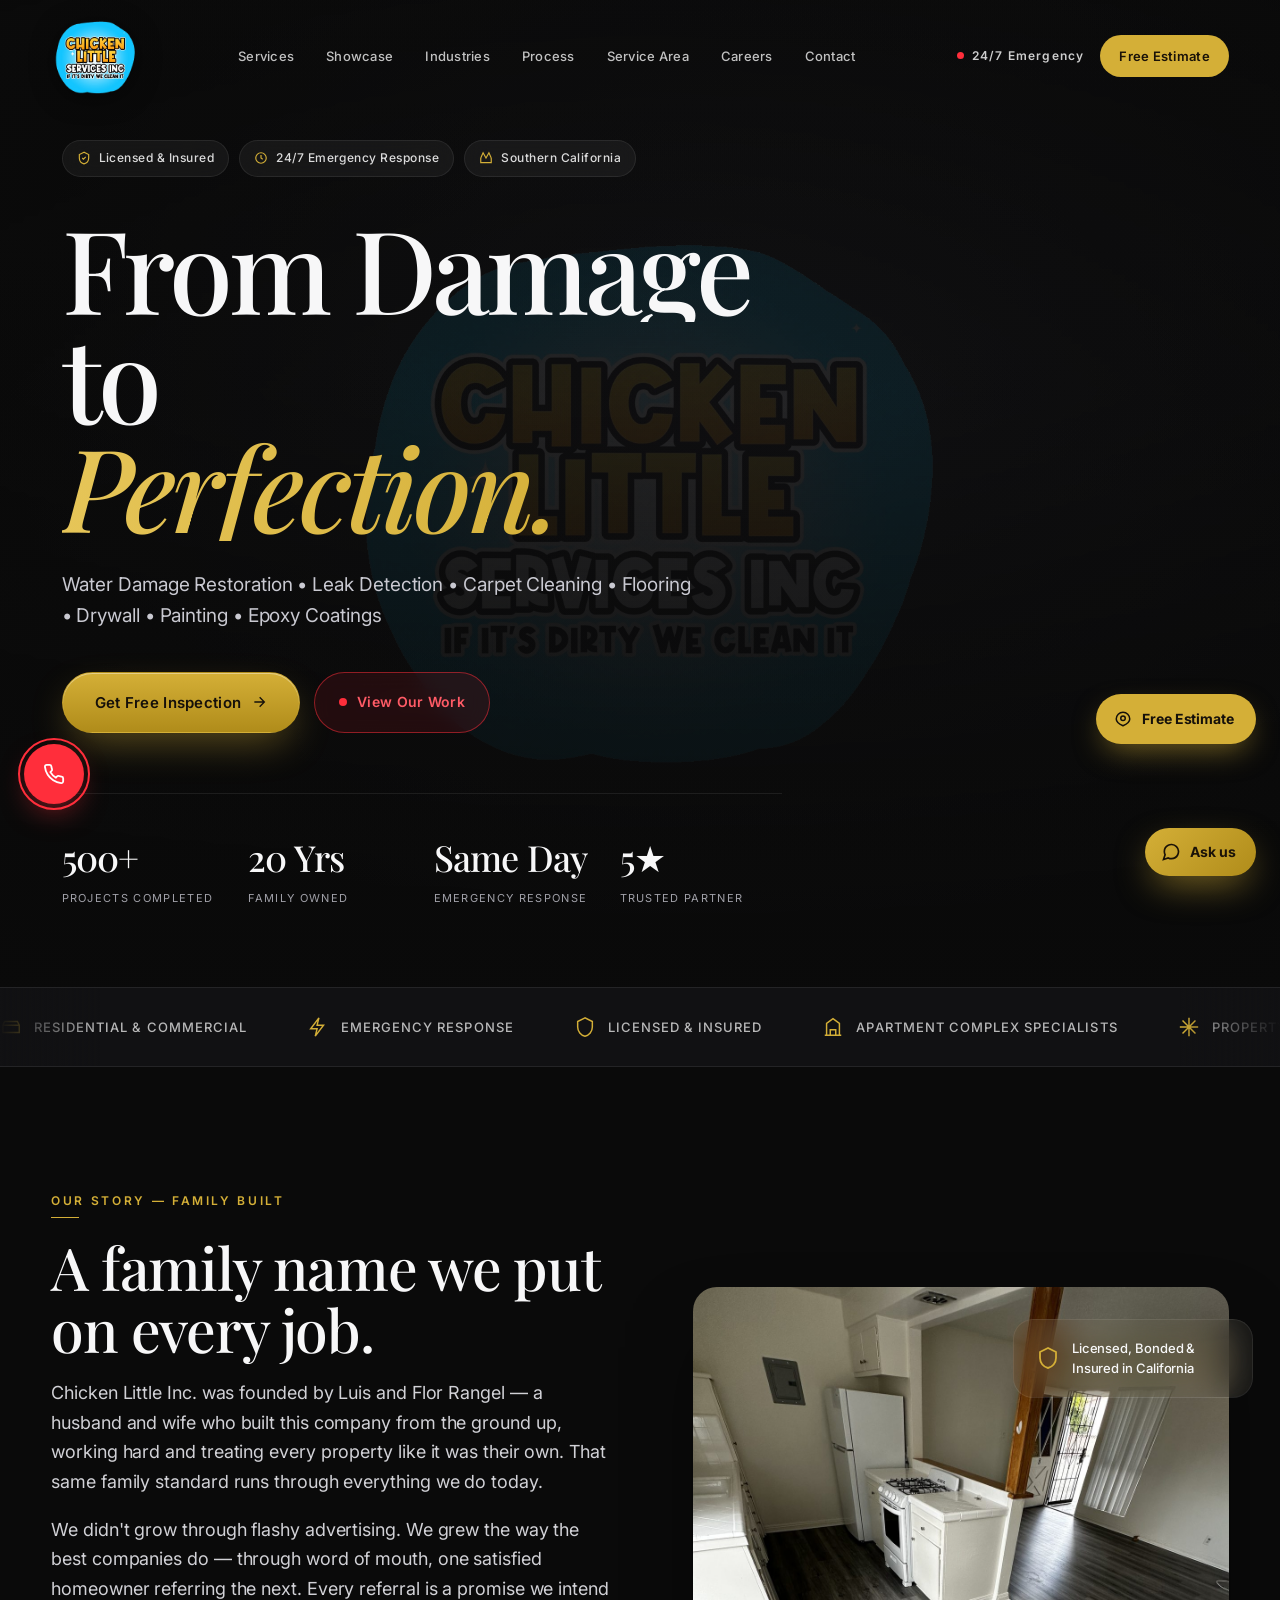
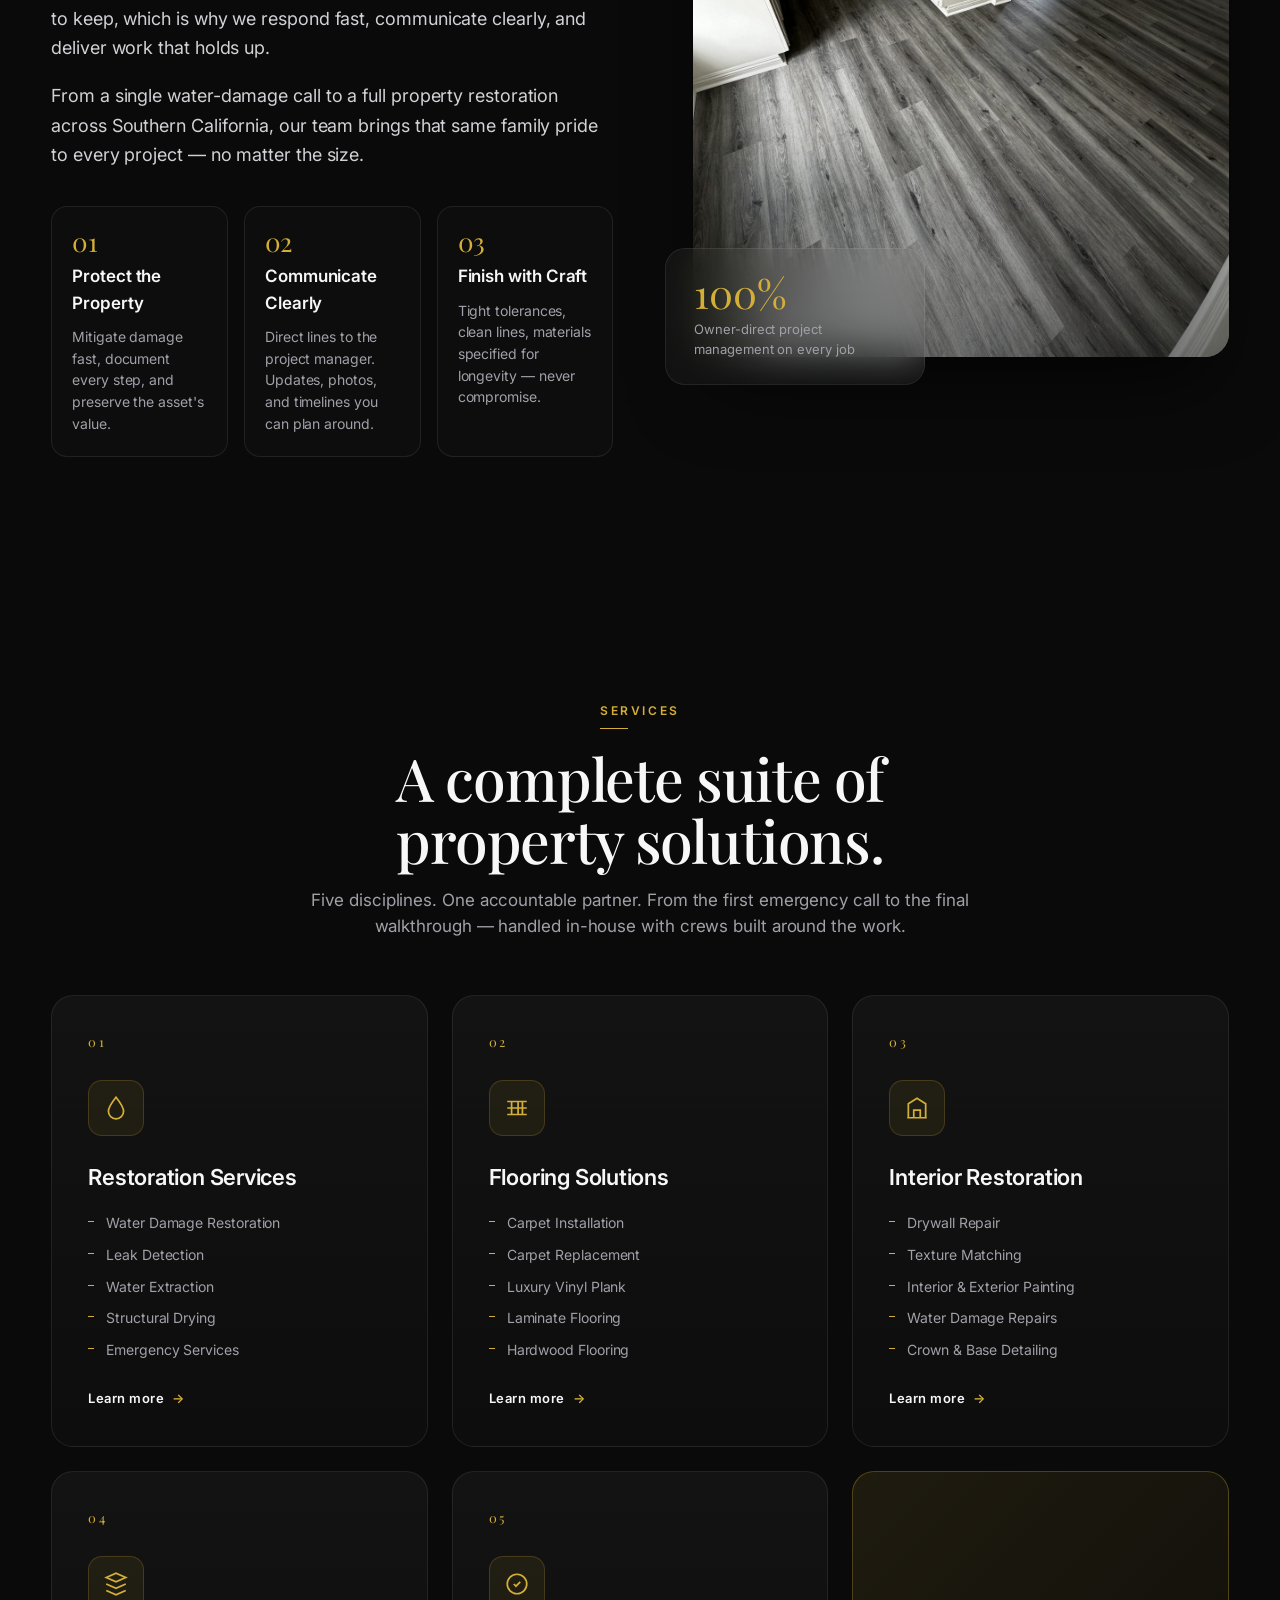
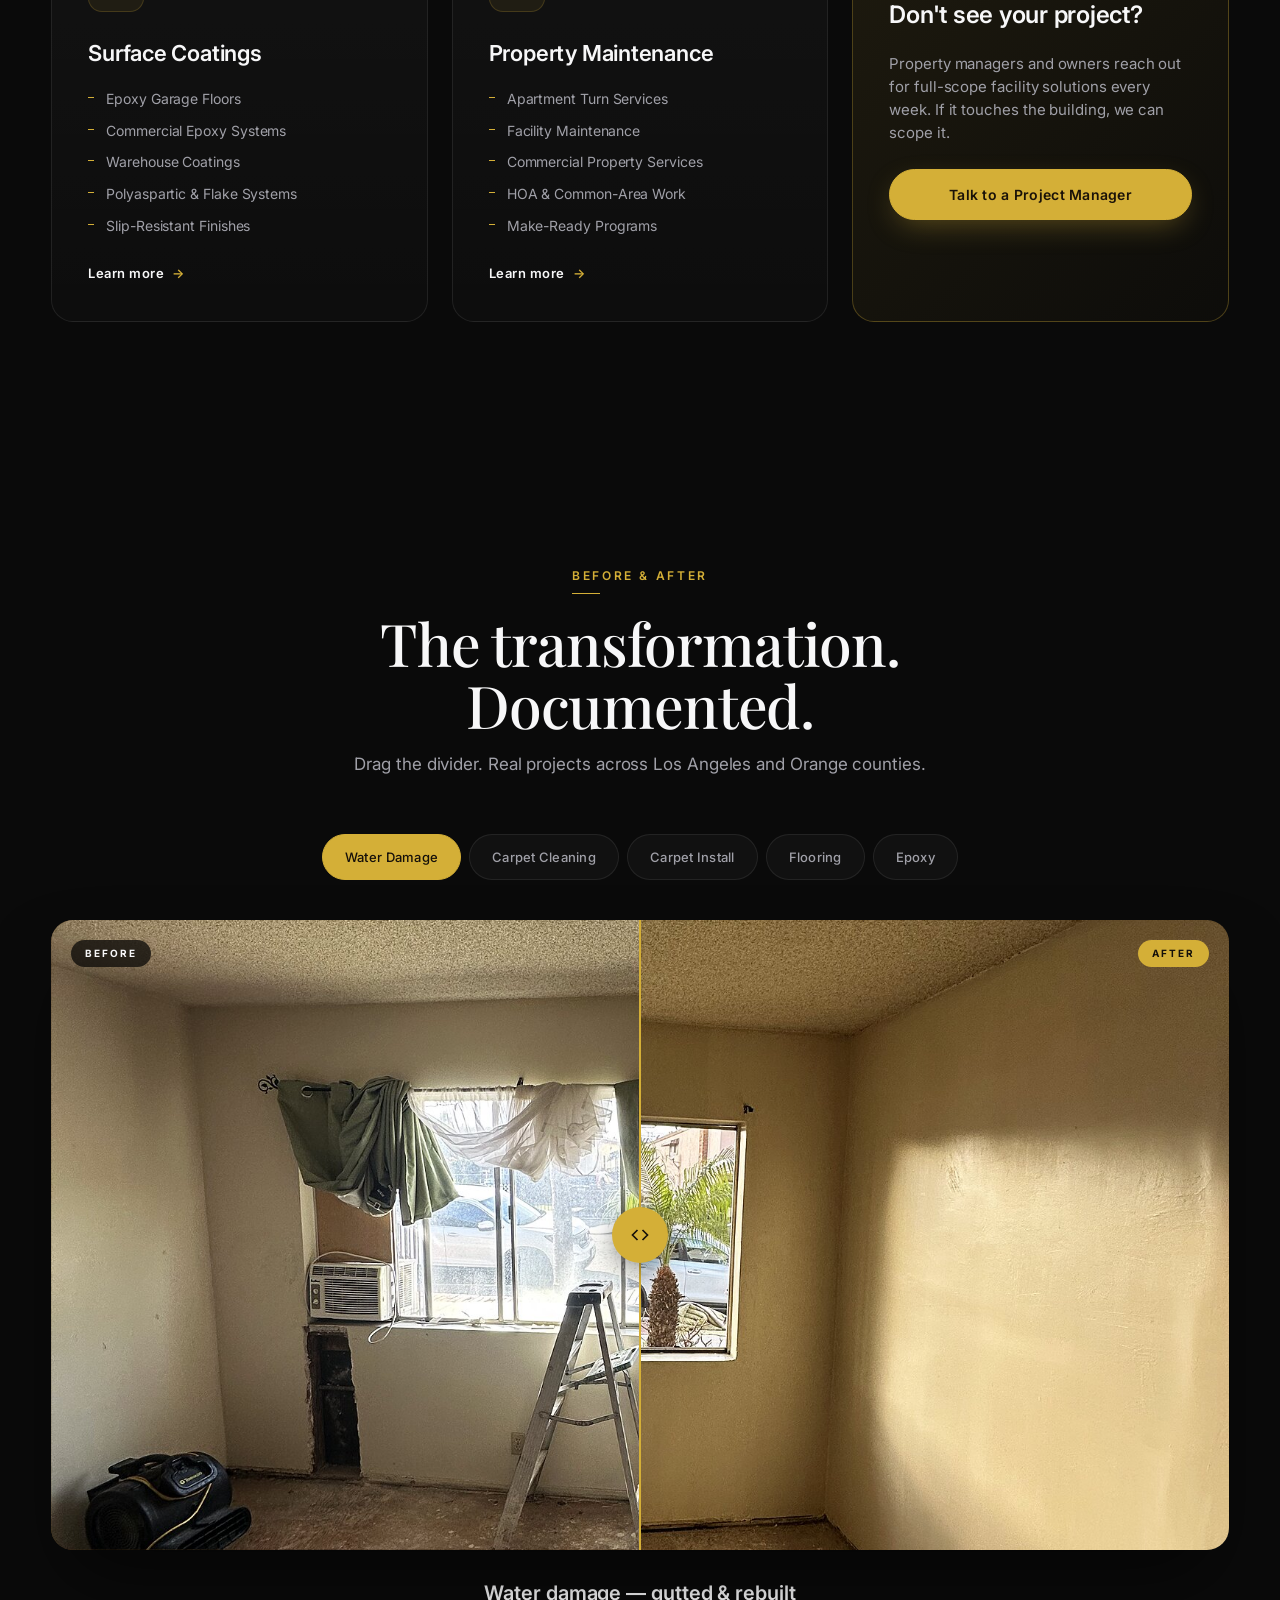
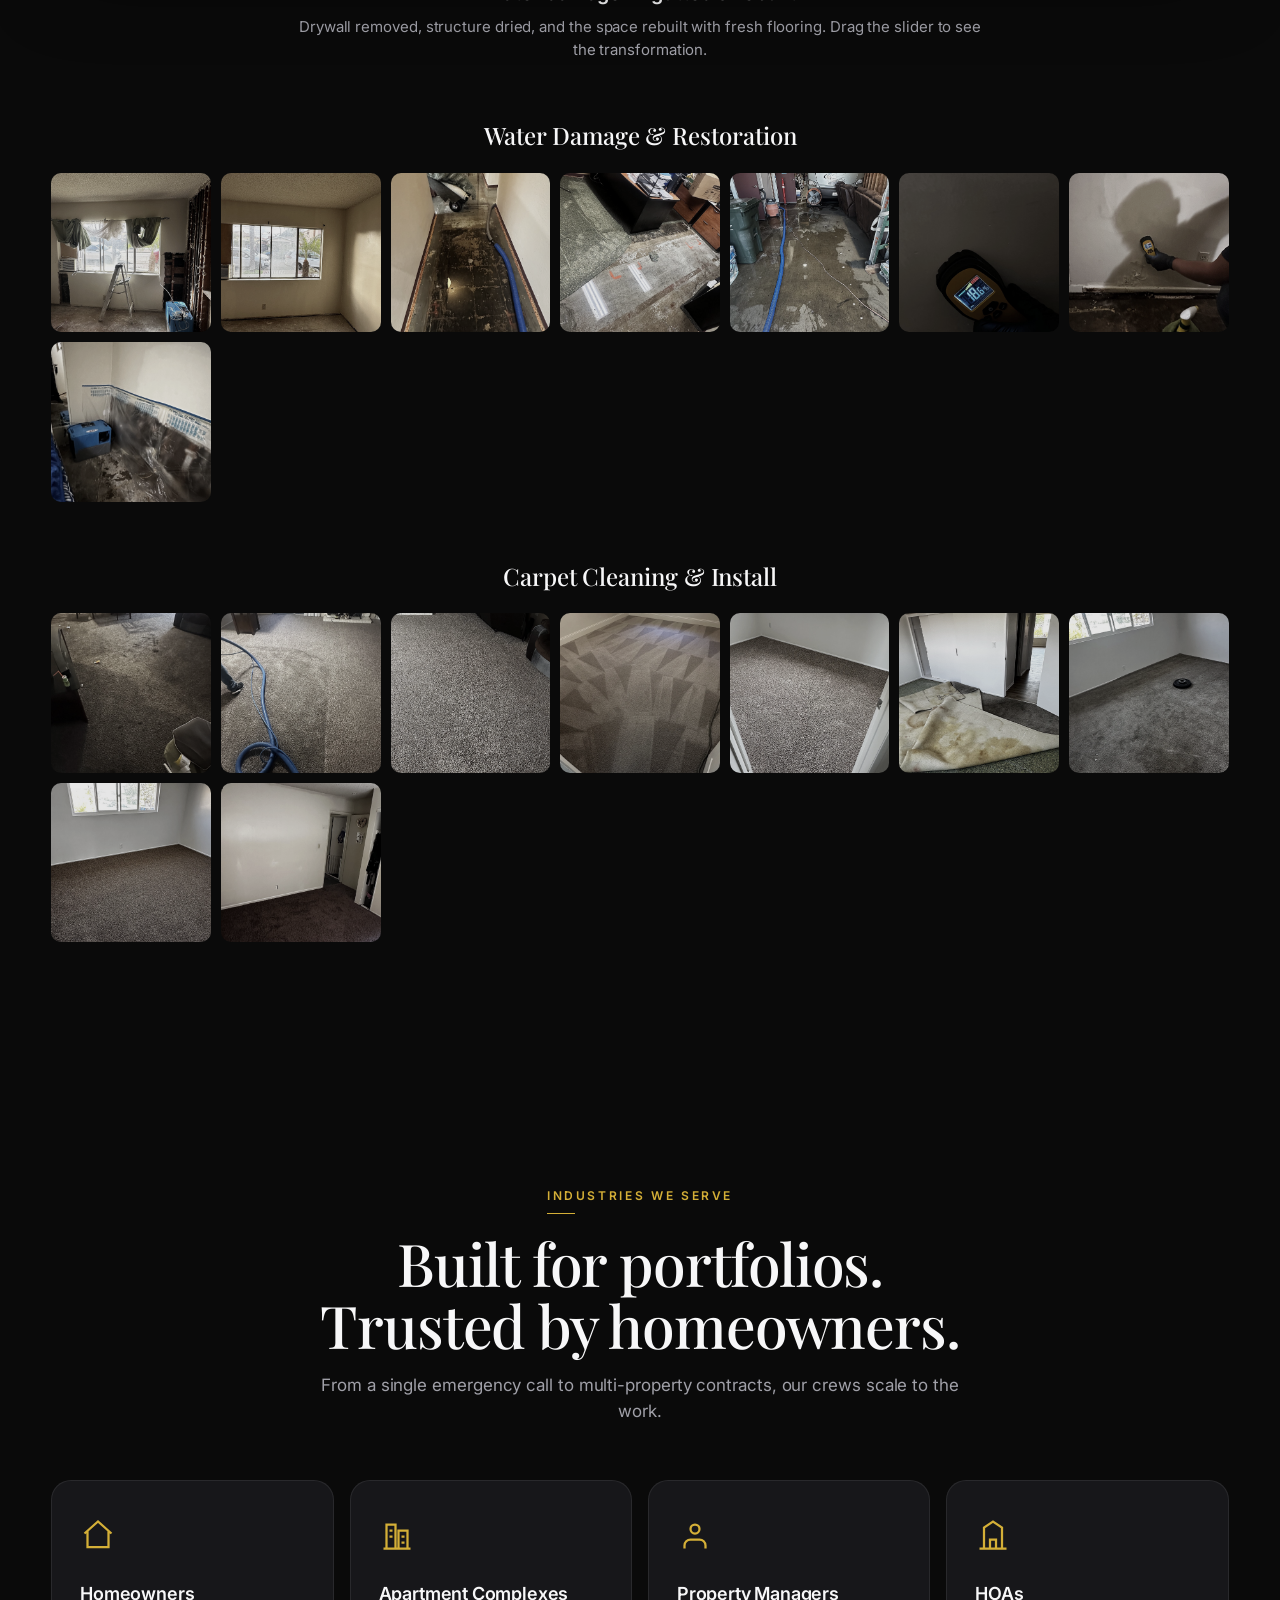
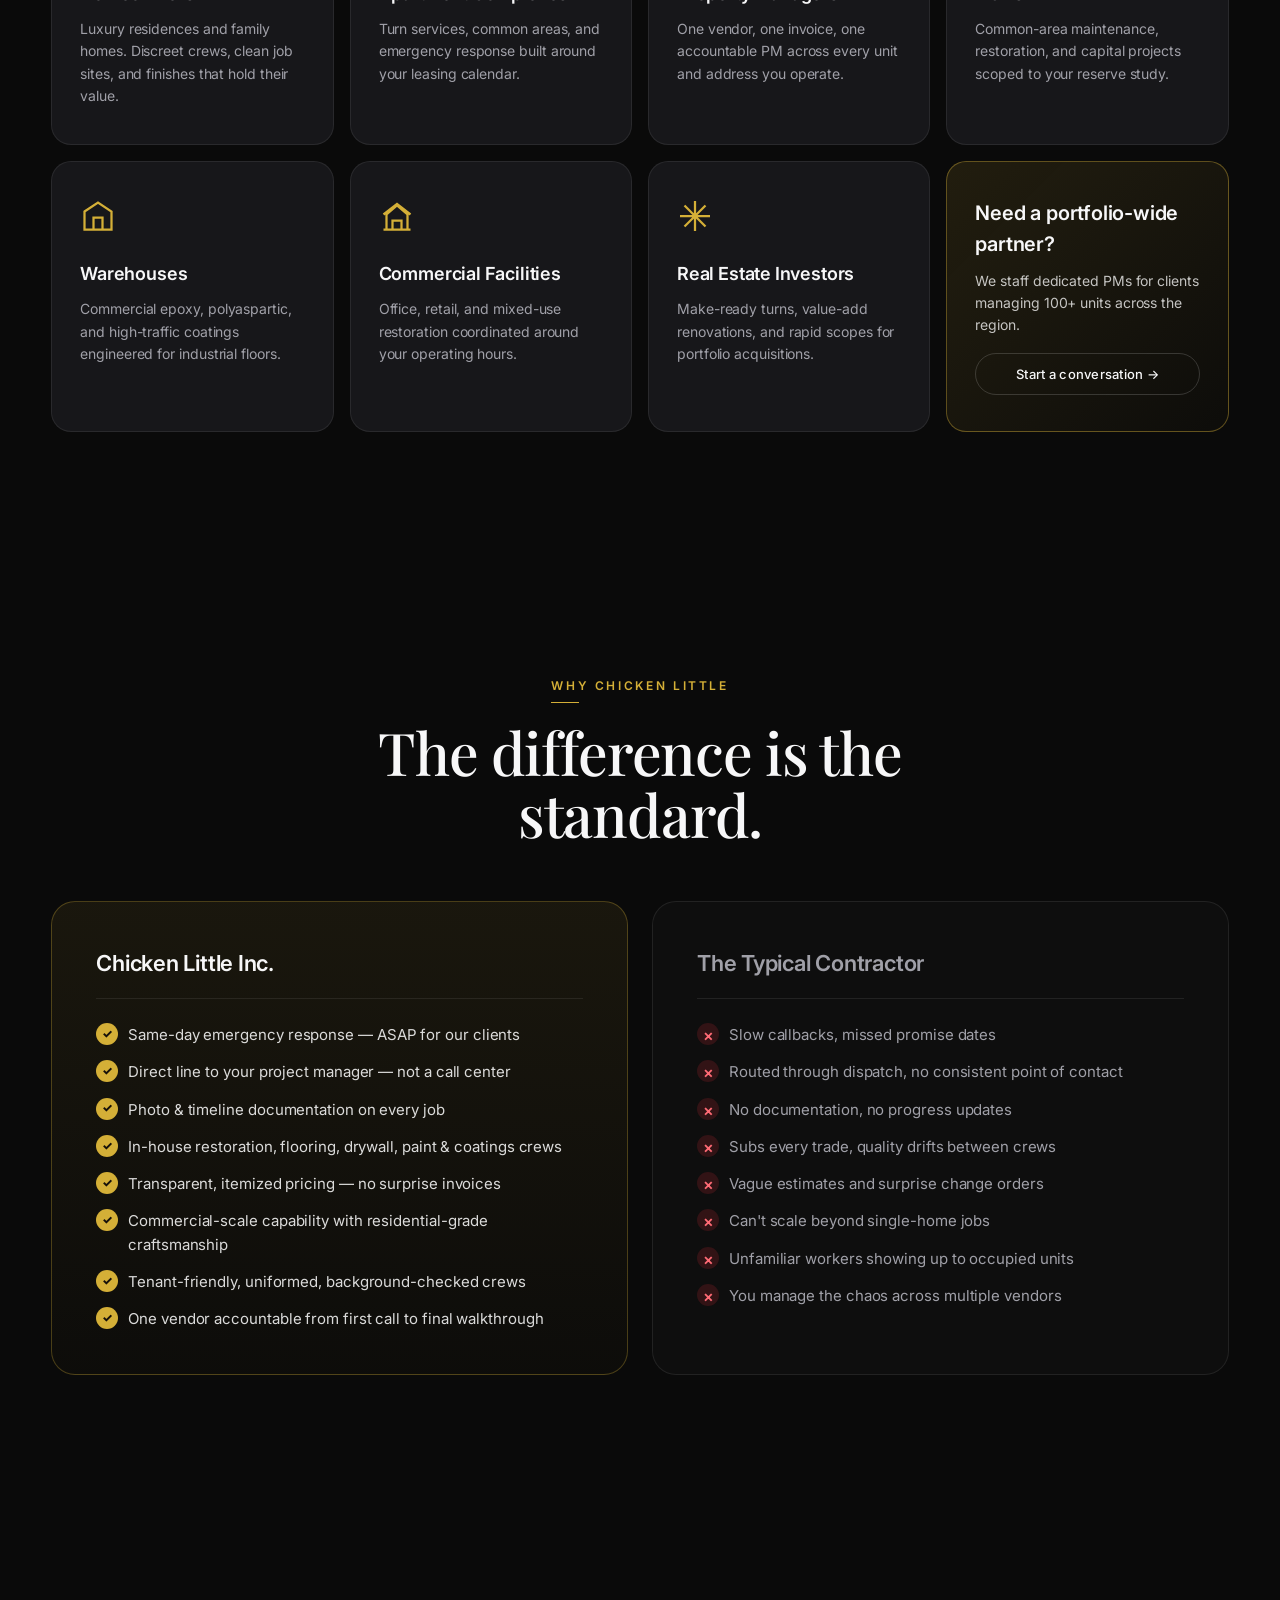
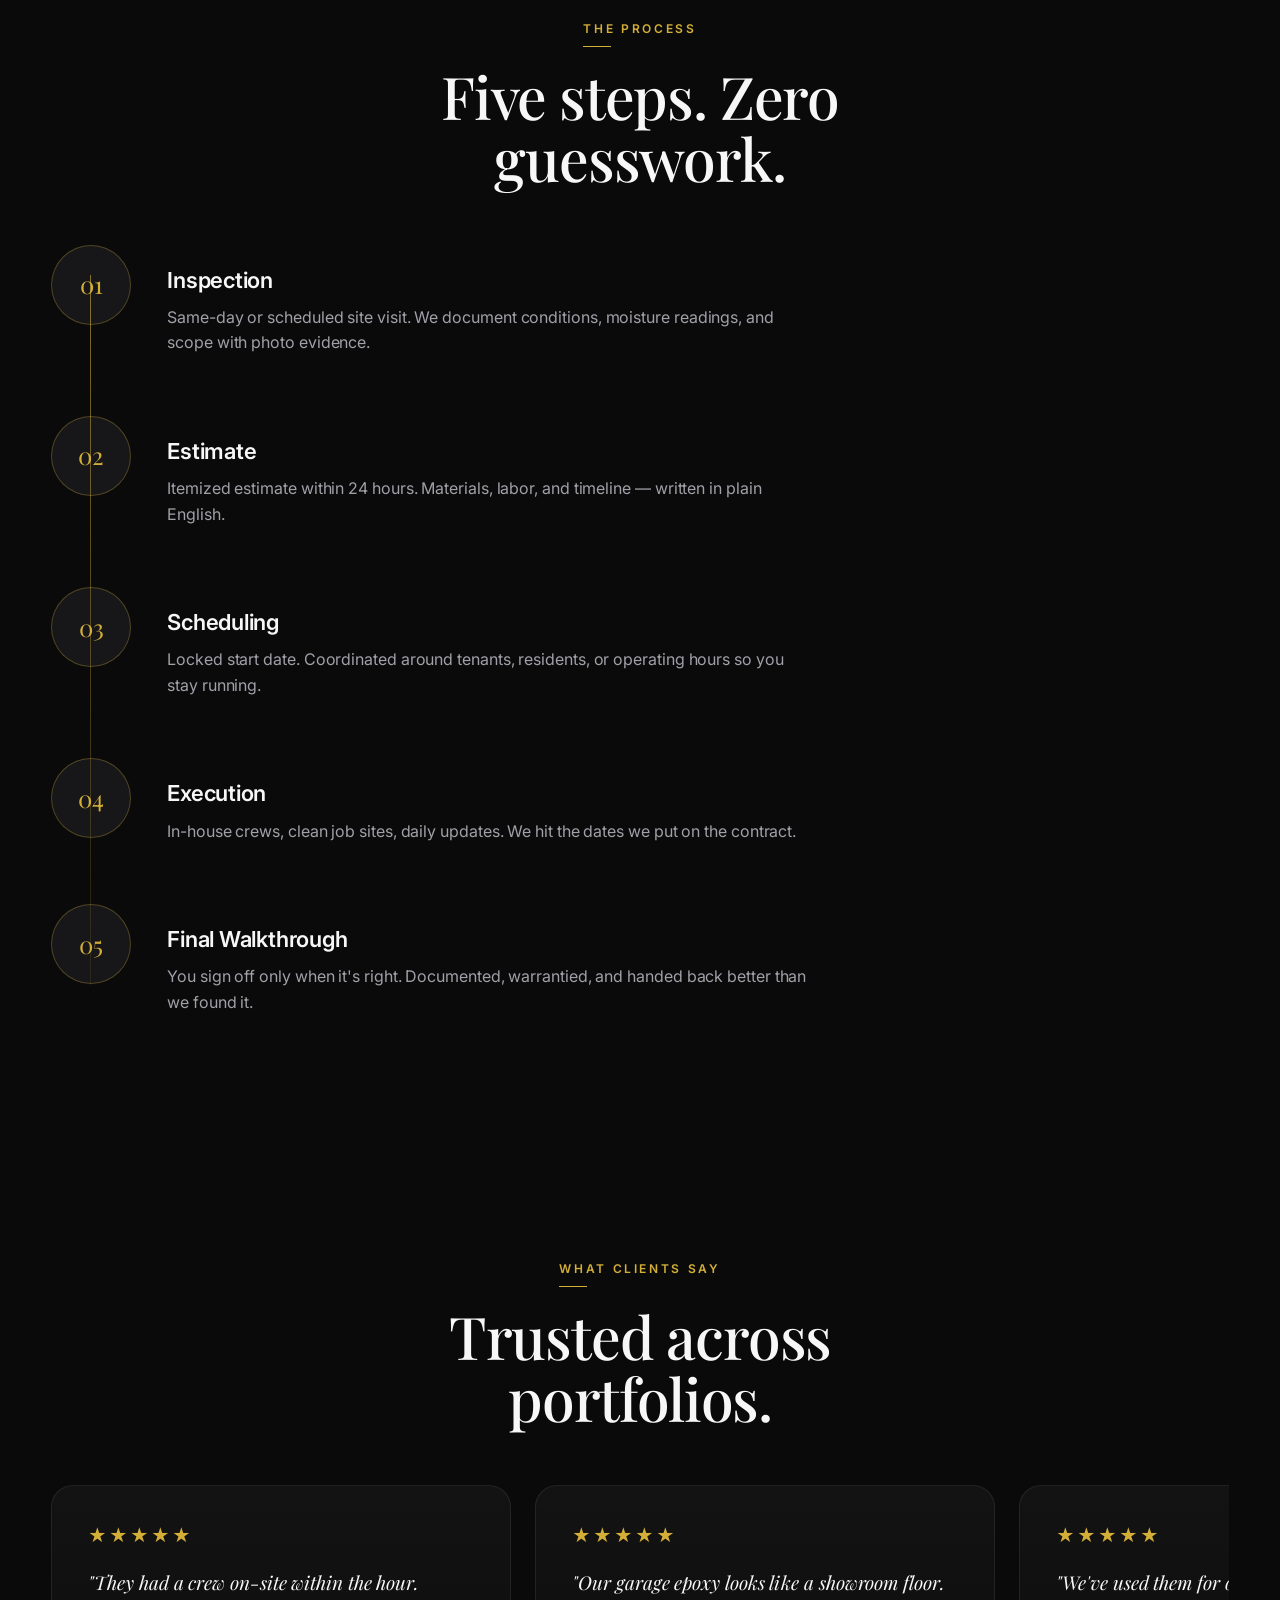
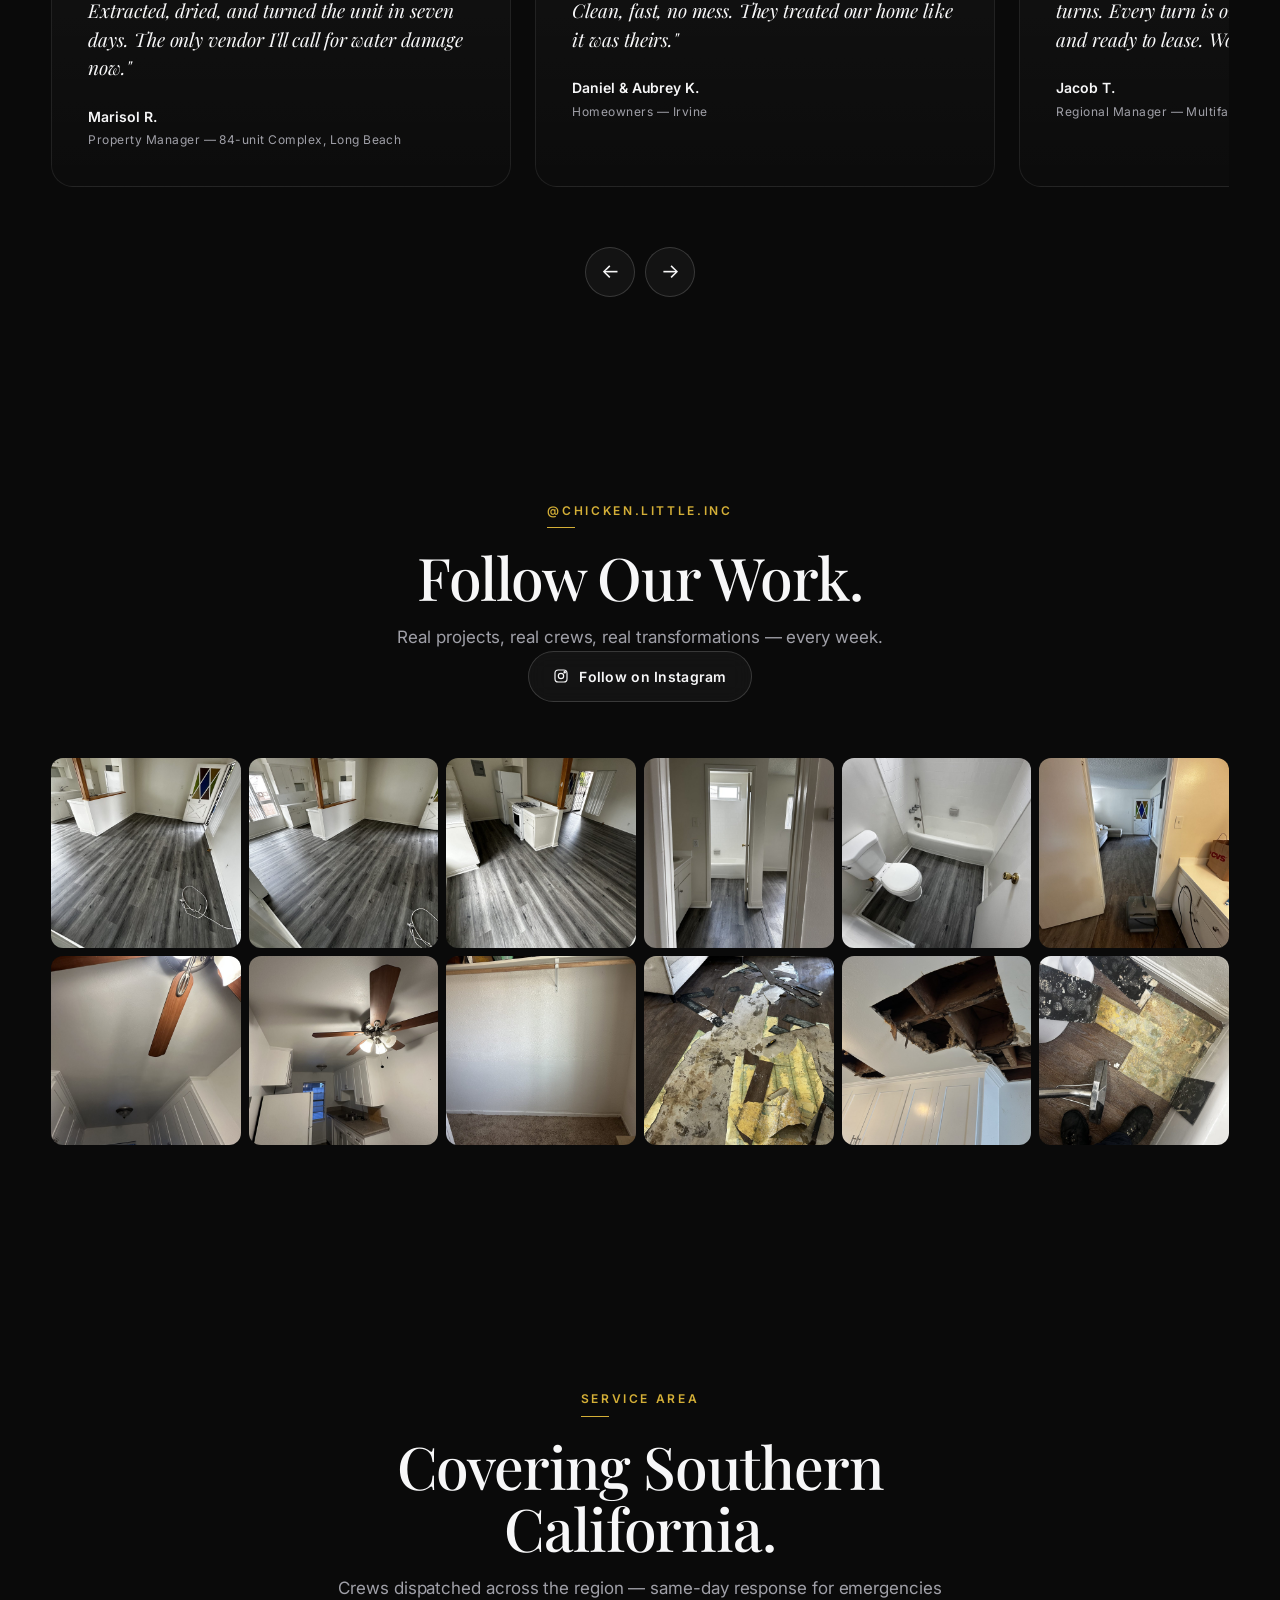
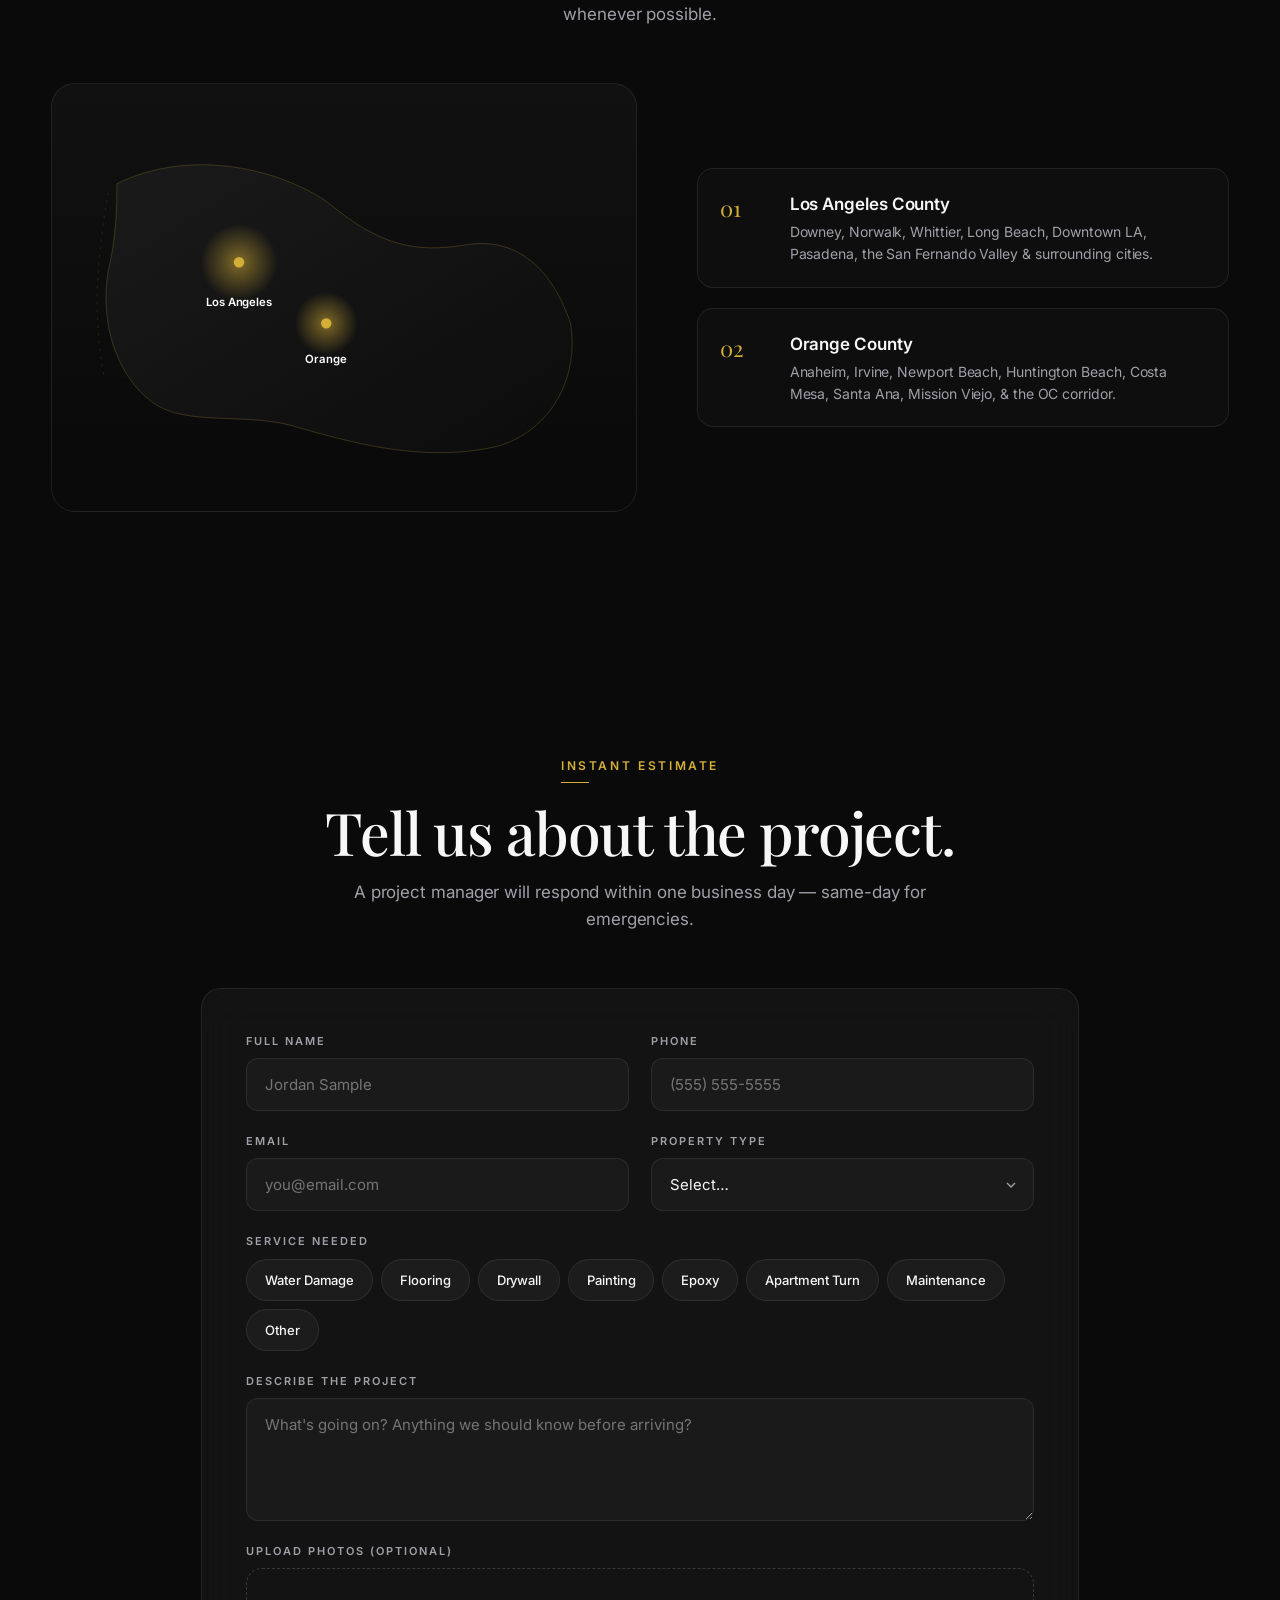
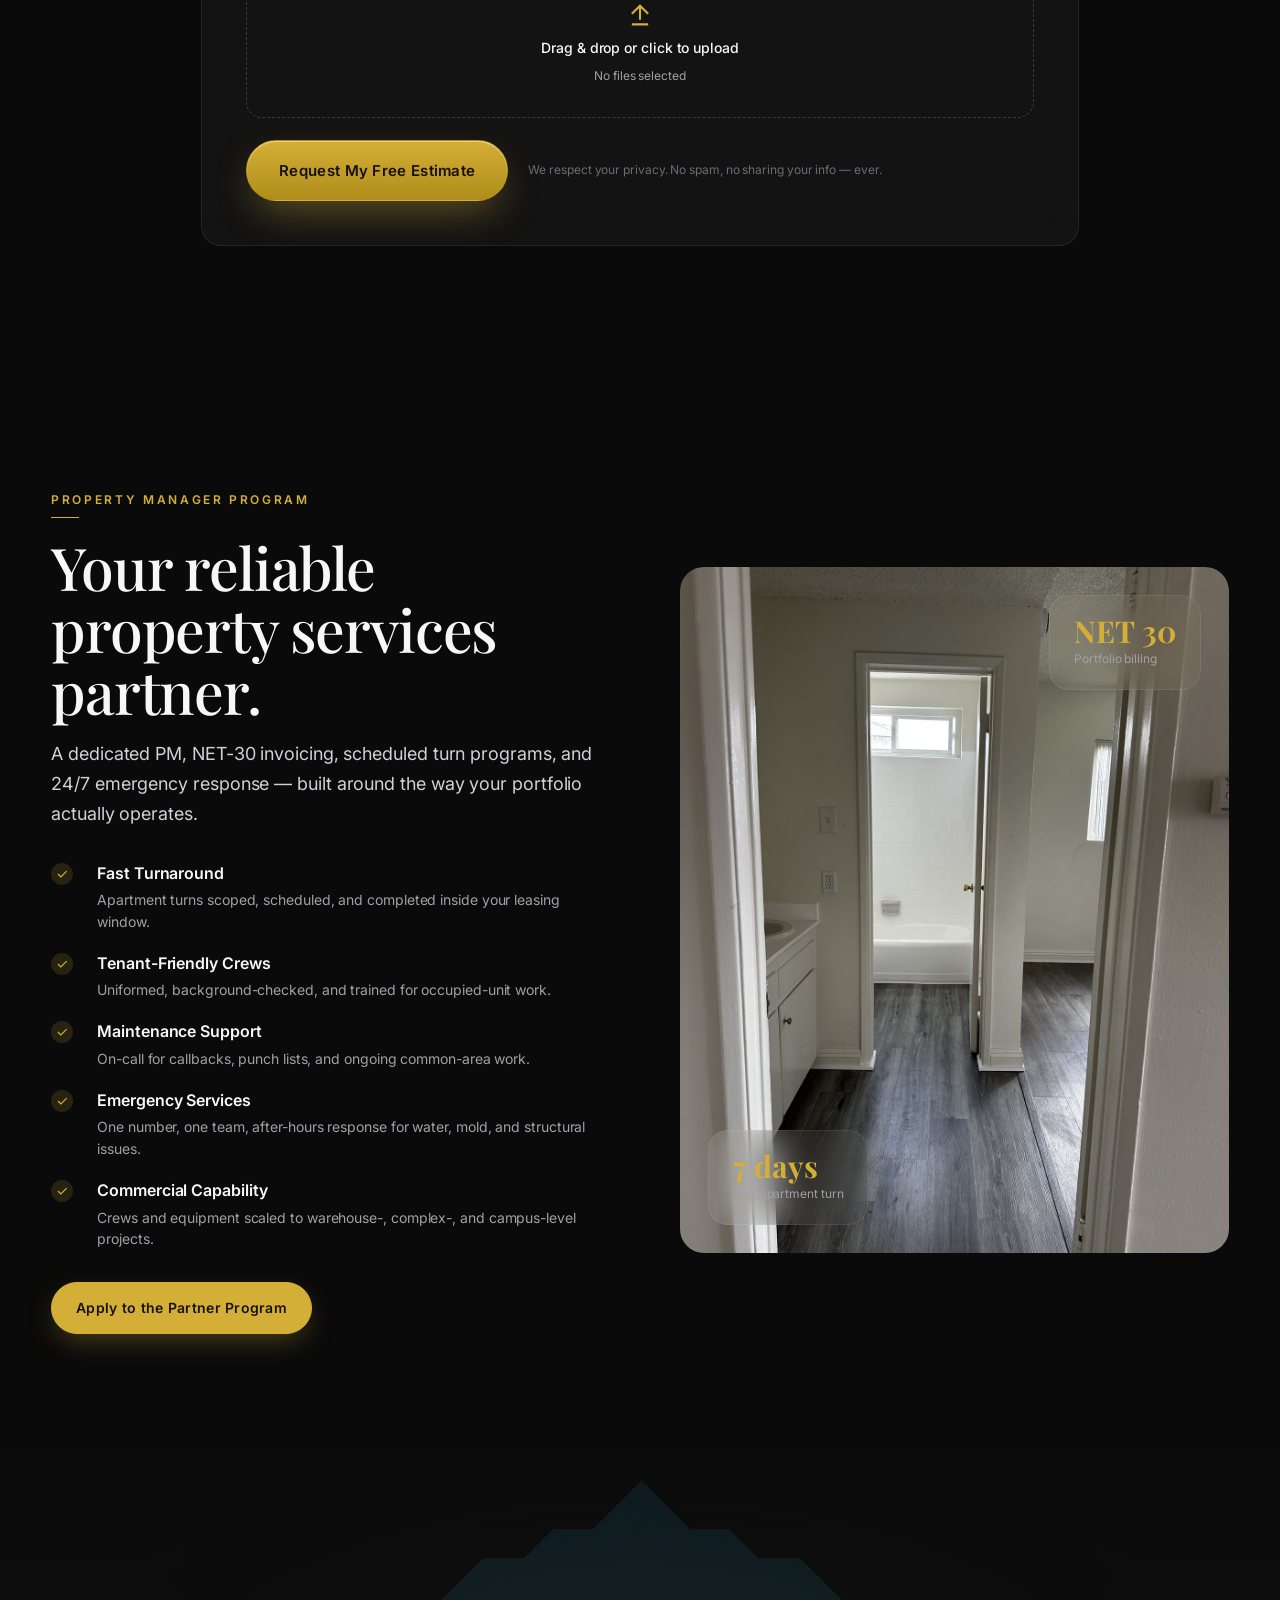
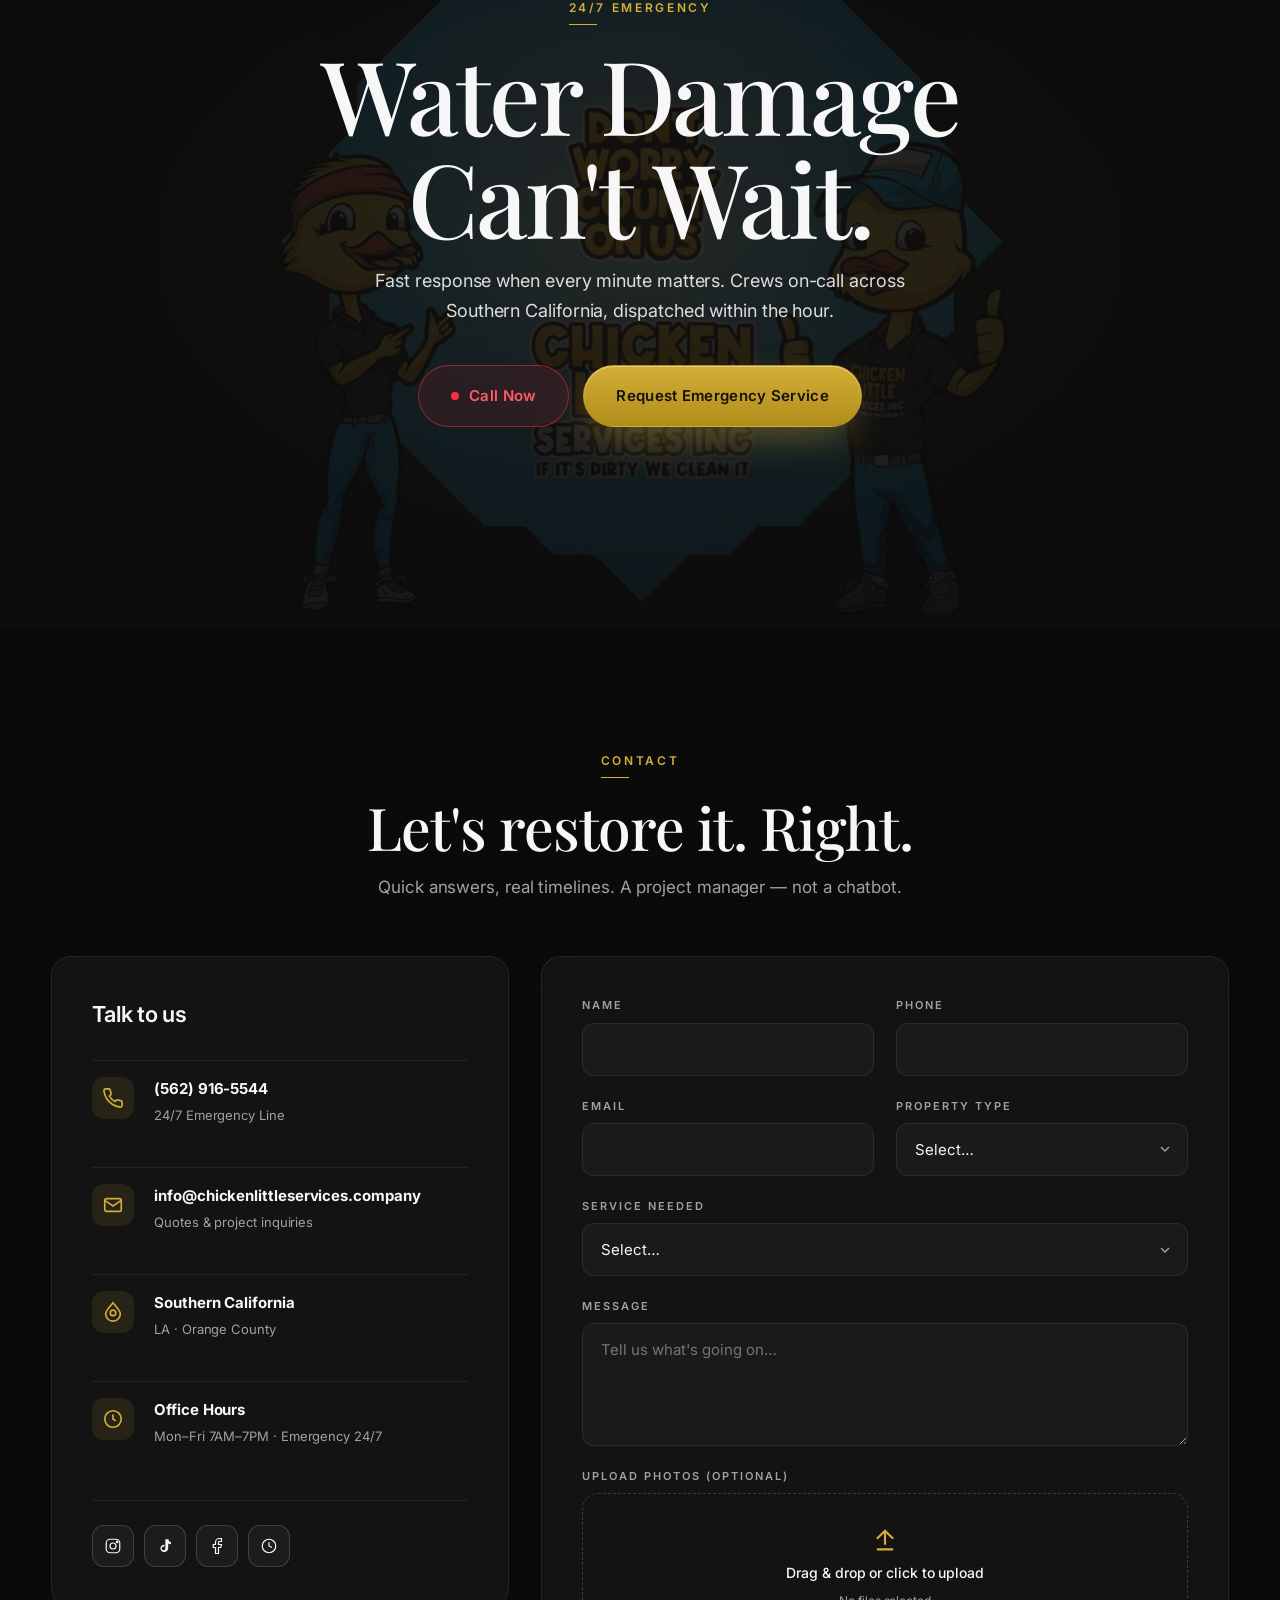
<file: index.html>
<!DOCTYPE html>
<html lang="en">
<head>
<meta charset="UTF-8" />
<meta name="viewport" content="width=device-width, initial-scale=1.0" />
<meta name="theme-color" content="#0a0a0a" />
<meta name="description" content="Chicken Little Inc. — Southern California's premium property restoration and facility services company. Water damage, flooring, drywall, painting, and epoxy systems for homes, apartments, HOAs, and commercial properties." />
<meta name="keywords" content="water damage restoration, flooring installation, apartment turn services, property management, Southern California, Los Angeles, Orange County, epoxy floors, drywall repair" />
<meta property="og:title" content="Chicken Little Inc. — Restoring Properties. Protecting Investments." />
<meta property="og:description" content="Southern California's premium property restoration and facility services partner." />
<meta property="og:type" content="website" />
<title>Chicken Little Inc. — Restoring Properties. Protecting Investments.</title>
<link rel="preconnect" href="https://fonts.googleapis.com">
<link rel="preconnect" href="https://fonts.gstatic.com" crossorigin>
<link href="https://fonts.googleapis.com/css2?family=Inter:wght@300;400;500;600;700;800;900&family=Playfair+Display:wght@400;500;600;700&display=swap" rel="stylesheet">
<link rel="stylesheet" href="styles.css" />
</head>
<body>

<!-- ============ LOADING SCREEN ============ -->
<div class="loader" id="loader">
  <div class="loader-inner">
    <div class="loader-logo">
      <span class="loader-mark">CL</span>
      <span class="loader-name">CHICKEN&nbsp;LITTLE&nbsp;INC.</span>
    </div>
    <div class="loader-bar"><span></span></div>
    <div class="loader-tag">Restoring Properties. Protecting Investments.</div>
  </div>
</div>

<!-- ============ NAV ============ -->
<header class="nav" id="nav">
  <a href="#top" class="nav-logo" aria-label="Chicken Little Services Inc home">
    <img class="logo-img" src="images/logo-trans.png" alt="Chicken Little Services Inc">
  </a>
  <nav class="nav-links" aria-label="Primary">
    <a href="#services">Services</a>
    <a href="#showcase">Showcase</a>
    <a href="#industries">Industries</a>
    <a href="#process">Process</a>
    <a href="#service-area">Service Area</a>
    <a href="#careers">Careers</a>
    <a href="#contact">Contact</a>
  </nav>
  <div class="nav-actions">
    <a href="tel:+15629165544" class="nav-phone" aria-label="Call us"><span class="dot"></span>24/7 Emergency</a>
    <a href="#estimate" class="btn btn-gold-sm">Free Estimate</a>
    <button class="nav-toggle" id="navToggle" aria-label="Open menu">
      <span></span><span></span><span></span>
    </button>
  </div>
</header>

<!-- Mobile menu -->
<div class="mobile-menu" id="mobileMenu">
  <a href="#services">Services</a>
  <a href="#showcase">Showcase</a>
  <a href="#industries">Industries</a>
  <a href="#process">Process</a>
  <a href="#service-area">Service Area</a>
  <a href="#careers">Careers</a>
  <a href="#contact">Contact</a>
  <a href="tel:+15629165544" class="btn btn-gold">Call 24/7 Emergency</a>
  <a href="#estimate" class="btn btn-ghost">Free Estimate</a>
</div>

<main id="top">

<!-- ============ SECTION 1 — HERO ============ -->
<section class="hero">
  <div class="hero-bg">
    <div class="hero-logo-bg" style="background-image:url('images/logo-trans.png')"></div>
    <div class="hero-veil"></div>
    <div class="hero-grain"></div>
  </div>

  <div class="hero-content">
    <div class="hero-badges reveal">
      <span class="badge"><svg viewBox="0 0 24 24" fill="none" stroke="currentColor" stroke-width="2"><path d="M12 2L4 6v6c0 5 3.5 9 8 10 4.5-1 8-5 8-10V6l-8-4z"/><path d="M9 12l2 2 4-4"/></svg>Licensed &amp; Insured</span>
      <span class="badge"><svg viewBox="0 0 24 24" fill="none" stroke="currentColor" stroke-width="2"><circle cx="12" cy="12" r="9"/><path d="M12 7v5l3 2"/></svg>24/7 Emergency Response</span>
      <span class="badge"><svg viewBox="0 0 24 24" fill="none" stroke="currentColor" stroke-width="2"><path d="M3 12l4-9 5 9 5-9 4 9"/><path d="M3 12v8h18v-8"/></svg>Southern California</span>
    </div>

    <h1 class="hero-title reveal">
      <span class="line"><span>From Damage</span></span>
      <span class="line"><span>to</span></span>
      <span class="line gold"><span>Perfection.</span></span>
    </h1>
    <p class="hero-sub reveal">
      Water Damage Restoration &bull; Leak Detection &bull; Carpet Cleaning &bull; Flooring &bull; Drywall &bull; Painting &bull; Epoxy Coatings
    </p>
    <div class="hero-cta reveal">
      <a href="#estimate" class="btn btn-gold-lg">
        Get Free Inspection
        <svg viewBox="0 0 24 24" fill="none" stroke="currentColor" stroke-width="2"><path d="M5 12h14M13 5l7 7-7 7"/></svg>
      </a>
      <a href="#showcase" class="btn btn-emergency">
        <span class="pulse-dot"></span>
        View Our Work
      </a>
    </div>

    <div class="hero-meta reveal">
      <div><strong>1,000+</strong><span>Projects Completed</span></div>
      <div><strong>20&nbsp;Yrs</strong><span>Family Owned</span></div>
      <div><strong>Same&nbsp;Day</strong><span>Emergency Response</span></div>
      <div><strong>5&#9733;</strong><span>Trusted Partner</span></div>
    </div>
  </div>

  <div class="hero-scroll" aria-hidden="true">
    <span>Scroll</span>
    <span class="hero-scroll-line"></span>
  </div>
</section>

<!-- ============ SECTION 2 — TRUST BAR ============ -->
<section class="trust">
  <div class="trust-marquee">
    <div class="trust-track">
      <div class="trust-item"><svg viewBox="0 0 24 24" fill="none" stroke="currentColor" stroke-width="1.6"><path d="M3 10h18M5 6h14l2 4v8H3v-8l2-4zM7 14h.01M11 14h.01"/></svg>Residential &amp; Commercial</div>
      <div class="trust-item"><svg viewBox="0 0 24 24" fill="none" stroke="currentColor" stroke-width="1.6"><path d="M13 2L4 14h7l-2 8 9-12h-7l2-8z"/></svg>Emergency Response</div>
      <div class="trust-item"><svg viewBox="0 0 24 24" fill="none" stroke="currentColor" stroke-width="1.6"><path d="M12 2L4 6v6c0 5 3.5 9 8 10 4.5-1 8-5 8-10V6l-8-4z"/></svg>Licensed &amp; Insured</div>
      <div class="trust-item"><svg viewBox="0 0 24 24" fill="none" stroke="currentColor" stroke-width="1.6"><path d="M3 21h18M5 21V8l7-5 7 5v13M9 21v-6h6v6"/></svg>Apartment Complex Specialists</div>
      <div class="trust-item"><svg viewBox="0 0 24 24" fill="none" stroke="currentColor" stroke-width="1.6"><path d="M2 12h20M12 2v20M4.93 4.93l14.14 14.14M19.07 4.93L4.93 19.07"/></svg>Property Management Partner</div>
      <div class="trust-item"><svg viewBox="0 0 24 24" fill="none" stroke="currentColor" stroke-width="1.6"><path d="M12 2C8 7 4 11 4 14a8 8 0 0 0 16 0c0-3-4-7-8-12z"/></svg>Southern California Service Area</div>
      <!-- duplicate for seamless loop -->
      <div class="trust-item"><svg viewBox="0 0 24 24" fill="none" stroke="currentColor" stroke-width="1.6"><path d="M3 10h18M5 6h14l2 4v8H3v-8l2-4zM7 14h.01M11 14h.01"/></svg>Residential &amp; Commercial</div>
      <div class="trust-item"><svg viewBox="0 0 24 24" fill="none" stroke="currentColor" stroke-width="1.6"><path d="M13 2L4 14h7l-2 8 9-12h-7l2-8z"/></svg>Emergency Response</div>
      <div class="trust-item"><svg viewBox="0 0 24 24" fill="none" stroke="currentColor" stroke-width="1.6"><path d="M12 2L4 6v6c0 5 3.5 9 8 10 4.5-1 8-5 8-10V6l-8-4z"/></svg>Licensed &amp; Insured</div>
      <div class="trust-item"><svg viewBox="0 0 24 24" fill="none" stroke="currentColor" stroke-width="1.6"><path d="M3 21h18M5 21V8l7-5 7 5v13M9 21v-6h6v6"/></svg>Apartment Complex Specialists</div>
      <div class="trust-item"><svg viewBox="0 0 24 24" fill="none" stroke="currentColor" stroke-width="1.6"><path d="M2 12h20M12 2v20M4.93 4.93l14.14 14.14M19.07 4.93L4.93 19.07"/></svg>Property Management Partner</div>
      <div class="trust-item"><svg viewBox="0 0 24 24" fill="none" stroke="currentColor" stroke-width="1.6"><path d="M12 2C8 7 4 11 4 14a8 8 0 0 0 16 0c0-3-4-7-8-12z"/></svg>Southern California Service Area</div>
    </div>
  </div>
</section>

<!-- ============ SECTION 3 — ABOUT ============ -->
<section class="about" id="about">
  <div class="about-grid">
    <div class="about-copy reveal">
      <span class="eyebrow">Our Story&nbsp;—&nbsp;Family Built</span>
      <h2 class="h2">A family name we put on every job.</h2>
      <p class="lead">
        Chicken Little Inc. was founded by Luis and Flor Rangel — a husband and wife who built this company from the ground up, working hard and treating every property like it was their own. That same family standard runs through everything we do today.
      </p>
      <p class="lead">
        We didn't grow through flashy advertising. We grew the way the best companies do — through word of mouth, one satisfied homeowner referring the next. Every referral is a promise we intend to keep, which is why we respond fast, communicate clearly, and deliver work that holds up.
      </p>
      <p class="lead">
        From a single water-damage call to a full property restoration across Southern California, our team brings that same family pride to every project — no matter the size.
      </p>
      <div class="about-pillars">
        <div class="pillar">
          <span class="num">01</span>
          <h4>Protect the Property</h4>
          <p>Mitigate damage fast, document every step, and preserve the asset's value.</p>
        </div>
        <div class="pillar">
          <span class="num">02</span>
          <h4>Communicate Clearly</h4>
          <p>Direct lines to the project manager. Updates, photos, and timelines you can plan around.</p>
        </div>
        <div class="pillar">
          <span class="num">03</span>
          <h4>Finish with Craft</h4>
          <p>Tight tolerances, clean lines, materials specified for longevity — never compromise.</p>
        </div>
      </div>
    </div>
    <div class="about-visual reveal">
      <div class="about-image">
        <img src="images/img_3055.jpg" alt="Finished interior restoration — luxury vinyl plank flooring" loading="lazy" />
      </div>
      <div class="about-card glass">
        <span class="kpi">100%</span>
        <span>Owner-direct project management on every job</span>
      </div>
      <div class="about-card-2 glass">
        <svg viewBox="0 0 24 24" fill="none" stroke="currentColor" stroke-width="1.8"><path d="M12 2L4 6v6c0 5 3.5 9 8 10 4.5-1 8-5 8-10V6l-8-4z"/></svg>
        <span>Licensed, Bonded &amp; Insured in California</span>
      </div>
    </div>
  </div>
</section>

<!-- ============ SECTION 4 — SERVICES ============ -->
<section class="services" id="services">
  <div class="section-head reveal">
    <span class="eyebrow">Services</span>
    <h2 class="h2">A complete suite of property solutions.</h2>
    <p class="sub">Five disciplines. One accountable partner. From the first emergency call to the final walkthrough — handled in-house with crews built around the work.</p>
  </div>

  <div class="services-grid">
    <!-- 1 RESTORATION -->
    <article class="svc-card reveal" data-tilt>
      <div class="svc-num">01</div>
      <div class="svc-icon">
        <svg viewBox="0 0 24 24" fill="none" stroke="currentColor" stroke-width="1.6"><path d="M12 2c4 5 7 9 7 13a7 7 0 1 1-14 0c0-4 3-8 7-13z"/></svg>
      </div>
      <h3>Restoration Services</h3>
      <ul>
        <li>Water Damage Restoration</li>
        <li>Leak Detection</li>
        <li>Water Extraction</li>
        <li>Structural Drying</li>
        <li>Emergency Services</li>
      </ul>
      <a class="svc-more" href="#contact">Learn more <span>→</span></a>
      <div class="svc-glow"></div>
    </article>

    <!-- 2 FLOORING -->
    <article class="svc-card reveal" data-tilt>
      <div class="svc-num">02</div>
      <div class="svc-icon">
        <svg viewBox="0 0 24 24" fill="none" stroke="currentColor" stroke-width="1.6"><path d="M3 6h18M3 12h18M3 18h18M7 6v12M13 6v12M17 6v12"/></svg>
      </div>
      <h3>Flooring Solutions</h3>
      <ul>
        <li>Carpet Installation</li>
        <li>Carpet Replacement</li>
        <li>Luxury Vinyl Plank</li>
        <li>Laminate Flooring</li>
        <li>Hardwood Flooring</li>
      </ul>
      <a class="svc-more" href="#contact">Learn more <span>→</span></a>
      <div class="svc-glow"></div>
    </article>

    <!-- 3 INTERIOR -->
    <article class="svc-card reveal" data-tilt>
      <div class="svc-num">03</div>
      <div class="svc-icon">
        <svg viewBox="0 0 24 24" fill="none" stroke="currentColor" stroke-width="1.6"><path d="M4 21V8l8-5 8 5v13M9 21v-7h6v7M3 21h18"/></svg>
      </div>
      <h3>Interior Restoration</h3>
      <ul>
        <li>Drywall Repair</li>
        <li>Texture Matching</li>
        <li>Interior &amp; Exterior Painting</li>
        <li>Water Damage Repairs</li>
        <li>Crown &amp; Base Detailing</li>
      </ul>
      <a class="svc-more" href="#contact">Learn more <span>→</span></a>
      <div class="svc-glow"></div>
    </article>

    <!-- 4 COATINGS -->
    <article class="svc-card reveal" data-tilt>
      <div class="svc-num">04</div>
      <div class="svc-icon">
        <svg viewBox="0 0 24 24" fill="none" stroke="currentColor" stroke-width="1.6"><path d="M3 6l9-4 9 4-9 4-9-4zM3 12l9 4 9-4M3 18l9 4 9-4"/></svg>
      </div>
      <h3>Surface Coatings</h3>
      <ul>
        <li>Epoxy Garage Floors</li>
        <li>Commercial Epoxy Systems</li>
        <li>Warehouse Coatings</li>
        <li>Polyaspartic &amp; Flake Systems</li>
        <li>Slip-Resistant Finishes</li>
      </ul>
      <a class="svc-more" href="#contact">Learn more <span>→</span></a>
      <div class="svc-glow"></div>
    </article>

    <!-- 5 PROPERTY MAINT -->
    <article class="svc-card reveal" data-tilt>
      <div class="svc-num">05</div>
      <div class="svc-icon">
        <svg viewBox="0 0 24 24" fill="none" stroke="currentColor" stroke-width="1.6"><circle cx="12" cy="12" r="9"/><path d="M9 12l2 2 4-4"/></svg>
      </div>
      <h3>Property Maintenance</h3>
      <ul>
        <li>Apartment Turn Services</li>
        <li>Facility Maintenance</li>
        <li>Commercial Property Services</li>
        <li>HOA &amp; Common-Area Work</li>
        <li>Make-Ready Programs</li>
      </ul>
      <a class="svc-more" href="#contact">Learn more <span>→</span></a>
      <div class="svc-glow"></div>
    </article>

    <!-- CTA card -->
    <article class="svc-card svc-cta reveal">
      <h3>Don't see your project?</h3>
      <p>Property managers and owners reach out for full-scope facility solutions every week. If it touches the building, we can scope it.</p>
      <a href="#estimate" class="btn btn-gold">Talk to a Project Manager</a>
    </article>
  </div>
</section>

<!-- ============ SECTION 5 — BEFORE / AFTER SHOWCASE ============ -->
<section class="showcase" id="showcase">
  <div class="section-head reveal">
    <span class="eyebrow">Before &amp; After</span>
    <h2 class="h2">The transformation. Documented.</h2>
    <p class="sub">Drag the divider. Real projects across Los Angeles and Orange counties.</p>
  </div>

  <div class="showcase-tabs reveal">
    <button class="show-tab active" data-tab="water">Water Damage</button>
    <button class="show-tab" data-tab="carpetclean">Carpet Cleaning</button>
    <button class="show-tab" data-tab="carpetinstall">Carpet Install</button>
    <button class="show-tab" data-tab="floor">Flooring</button>
    <button class="show-tab" data-tab="epoxy">Epoxy</button>
  </div>

  <div class="ba-stage">
    <!-- water damage -->
    <div class="ba-wrap active" data-pane="water">
      <div class="ba" data-ba>
        <div class="ba-img after"><img src="images/job-water-after.jpg" alt="After: restored room with new flooring" loading="lazy"></div>
        <div class="ba-img before" style="--clip:50%"><img src="images/job-water-before.jpg" alt="Before: water-damaged room mid-restoration"></div>
        <div class="ba-handle" style="--pos:50%"><span class="ba-line"></span><span class="ba-knob"><svg viewBox="0 0 24 24" fill="none" stroke="currentColor" stroke-width="2"><path d="M9 6l-6 6 6 6M15 6l6 6-6 6"/></svg></span></div>
        <div class="ba-label before-label">BEFORE</div>
        <div class="ba-label after-label">AFTER</div>
      </div>
      <div class="ba-caption">
        <h4>Water damage — gutted &amp; rebuilt</h4>
        <p>Drywall removed, structure dried, and the space rebuilt with fresh flooring. Drag the slider to see the transformation.</p>
      </div>
    </div>
    <!-- carpet cleaning -->
    <div class="ba-wrap" data-pane="carpetclean">
      <div class="ba" data-ba>
        <div class="ba-img after"><img src="images/job-carpet-clean-after.jpg" alt="After: freshly cleaned carpet" loading="lazy"></div>
        <div class="ba-img before" style="--clip:50%"><img src="images/job-carpet-clean-before.jpg" alt="Before: dirty stained carpet"></div>
        <div class="ba-handle" style="--pos:50%"><span class="ba-line"></span><span class="ba-knob"><svg viewBox="0 0 24 24" fill="none" stroke="currentColor" stroke-width="2"><path d="M9 6l-6 6 6 6M15 6l6 6-6 6"/></svg></span></div>
        <div class="ba-label before-label">BEFORE</div>
        <div class="ba-label after-label">AFTER</div>
      </div>
      <div class="ba-caption">
        <h4>Carpet cleaning — deep extraction</h4>
        <p>Heavy soil and stains lifted with hot-water extraction. Same carpet, brought back to life.</p>
      </div>
    </div>
    <!-- carpet install -->
    <div class="ba-wrap" data-pane="carpetinstall">
      <div class="ba" data-ba>
        <div class="ba-img after"><img src="images/carpet-install-after.jpg" alt="After: new carpet installed in bedroom" loading="lazy"></div>
        <div class="ba-img before" style="--clip:50%"><img src="images/carpet-install-before.jpg" alt="Before: old carpet in bedroom"></div>
        <div class="ba-handle" style="--pos:50%"><span class="ba-line"></span><span class="ba-knob"><svg viewBox="0 0 24 24" fill="none" stroke="currentColor" stroke-width="2"><path d="M9 6l-6 6 6 6M15 6l6 6-6 6"/></svg></span></div>
        <div class="ba-label before-label">BEFORE</div>
        <div class="ba-label after-label">AFTER</div>
      </div>
      <div class="ba-caption">
        <h4>Carpet replacement — bedroom turn</h4>
        <p>Old, stained carpet pulled out and brand-new carpet installed wall to wall. Drag the slider to see the full before &amp; after.</p>
      </div>
    </div>
    <!-- flooring video (tattoo shop OC) -->
    <div class="ba-wrap" data-pane="floor">
      <div class="ba ba-video">
        <video src="images/job-floor-tattoo-2.mp4" poster="images/job-floor-tattoo-2-poster.jpg" autoplay muted loop playsinline preload="metadata"></video>
      </div>
      <div class="ba-caption">
        <h4>Water Damage Flooring Restoration — Orange County</h4>
        <p>This apartment took on over three inches of standing water. The old glue-down flooring was soaked through and left behind a heavy odor that filled the whole unit. We tore out the damaged flooring, fully dried and treated the space to kill the smell at the source, then installed brand-new planks on top. The result: no moisture, no odor, and a beautiful finished floor that looks better than new.</p>
      </div>
    </div>
    <!-- epoxy video -->
    <div class="ba-wrap" data-pane="epoxy">
      <div class="ba ba-video">
        <video src="images/job-epoxy.mp4" poster="images/job-epoxy-poster.jpg" autoplay muted loop playsinline preload="metadata"></video>
      </div>
      <div class="ba-caption">
        <h4>Metallic epoxy — bedroom floor</h4>
        <p>Yes, we do epoxy too. Custom metallic epoxy coating poured in a bedroom — a high-end, seamless finish that pops.</p>
      </div>
    </div>
  </div>

  <!-- Water Damage gallery -->
  <h3 class="gallery-title reveal">Water Damage &amp; Restoration</h3>
  <div class="gallery-strip reveal" id="gallery">
    <button class="gx" data-img="images/job-water-before.jpg"><img src="images/job-water-before.jpg" alt="Water damage — gutted room"></button>
    <button class="gx" data-img="images/job-water-after.jpg"><img src="images/job-water-after.jpg" alt="Water damage — restored room"></button>
    <button class="gx" data-img="images/job-office-water-1.jpg"><img src="images/job-office-water-1.jpg" alt="Water damage — hallway floor extraction"></button>
    <button class="gx" data-img="images/job-office-water-2.jpg"><img src="images/job-office-water-2.jpg" alt="Water damage — flooded office"></button>
    <button class="gx" data-img="images/job-office-water-3.jpg"><img src="images/job-office-water-3.jpg" alt="Water damage — commercial bay cleanup"></button>
    <button class="gx" data-img="images/job-water-5.jpg"><img src="images/job-water-5.jpg" alt="Water damage — moisture reading"></button>
    <button class="gx" data-img="images/job-water-6.jpg"><img src="images/job-water-6.jpg" alt="Water damage — moisture inspection"></button>
    <button class="gx" data-img="images/job-water-7.jpg"><img src="images/job-water-7.jpg" alt="Water damage — containment & drying setup"></button>
  </div>

  <!-- Carpet gallery -->
  <h3 class="gallery-title reveal">Carpet Cleaning &amp; Install</h3>
  <div class="gallery-strip reveal">
    <button class="gx" data-img="images/job-carpet-clean-before.jpg"><img src="images/job-carpet-clean-before.jpg" alt="Carpet — before cleaning"></button>
    <button class="gx" data-img="images/job-carpet-clean-after.jpg"><img src="images/job-carpet-clean-after.jpg" alt="Carpet — being cleaned"></button>
    <button class="gx" data-img="images/job-carpet-clean-3.jpg"><img src="images/job-carpet-clean-3.jpg" alt="Carpet — finished clean"></button>
    <button class="gx" data-img="images/job-carpet-shampoo.jpg"><img src="images/job-carpet-shampoo.jpg" alt="Carpet shampoo"></button>
    <button class="gx" data-img="images/job-carpet-install-after.jpg"><img src="images/job-carpet-install-after.jpg" alt="New carpet install"></button>
    <button class="gx" data-img="images/job-carpet-5.jpg"><img src="images/job-carpet-5.jpg" alt="Carpet — stained, before replacement"></button>
    <button class="gx" data-img="images/job-carpet-6.jpg"><img src="images/job-carpet-6.jpg" alt="Carpet — finished install"></button>
    <button class="gx" data-img="images/job-carpet-7.jpg"><img src="images/job-carpet-7.jpg" alt="Carpet — finished install"></button>
    <button class="gx" data-img="images/job-carpet-8.jpg"><img src="images/job-carpet-8.jpg" alt="Carpet — finished install"></button>
  </div>
</section>

<!-- ============ SECTION 6 — INDUSTRIES ============ -->
<section class="industries" id="industries">
  <div class="section-head reveal">
    <span class="eyebrow">Industries We Serve</span>
    <h2 class="h2">Built for portfolios. Trusted by homeowners.</h2>
    <p class="sub">From a single emergency call to multi-property contracts, our crews scale to the work.</p>
  </div>

  <div class="ind-grid">
    <article class="ind-card reveal">
      <svg viewBox="0 0 24 24" fill="none" stroke="currentColor" stroke-width="1.5"><path d="M3 11l9-8 9 8M5 9v11h14V9"/></svg>
      <h4>Homeowners</h4>
      <p>Luxury residences and family homes. Discreet crews, clean job sites, and finishes that hold their value.</p>
    </article>
    <article class="ind-card reveal">
      <svg viewBox="0 0 24 24" fill="none" stroke="currentColor" stroke-width="1.5"><path d="M3 21h18M5 21V5h6v16M13 21V9h6v12M7 9h2M7 13h2M15 13h2M15 17h2"/></svg>
      <h4>Apartment Complexes</h4>
      <p>Turn services, common areas, and emergency response built around your leasing calendar.</p>
    </article>
    <article class="ind-card reveal">
      <svg viewBox="0 0 24 24" fill="none" stroke="currentColor" stroke-width="1.5"><circle cx="12" cy="8" r="3"/><path d="M5 21v-2a4 4 0 0 1 4-4h6a4 4 0 0 1 4 4v2"/></svg>
      <h4>Property Managers</h4>
      <p>One vendor, one invoice, one accountable PM across every unit and address you operate.</p>
    </article>
    <article class="ind-card reveal">
      <svg viewBox="0 0 24 24" fill="none" stroke="currentColor" stroke-width="1.5"><path d="M3 21h18M6 21V7l6-4 6 4v14M10 21v-6h4v6M9 11h.01M15 11h.01"/></svg>
      <h4>HOAs</h4>
      <p>Common-area maintenance, restoration, and capital projects scoped to your reserve study.</p>
    </article>
    <article class="ind-card reveal">
      <svg viewBox="0 0 24 24" fill="none" stroke="currentColor" stroke-width="1.5"><path d="M3 21h18M3 9l9-6 9 6v12H3V9z M9 21V13h6v8"/></svg>
      <h4>Warehouses</h4>
      <p>Commercial epoxy, polyaspartic, and high-traffic coatings engineered for industrial floors.</p>
    </article>
    <article class="ind-card reveal">
      <svg viewBox="0 0 24 24" fill="none" stroke="currentColor" stroke-width="1.5"><path d="M3 21h18M5 21V11l7-6 7 6v10M9 21v-6h6v6M3 11l9-7 9 7"/></svg>
      <h4>Commercial Facilities</h4>
      <p>Office, retail, and mixed-use restoration coordinated around your operating hours.</p>
    </article>
    <article class="ind-card reveal">
      <svg viewBox="0 0 24 24" fill="none" stroke="currentColor" stroke-width="1.5"><path d="M12 2v20M2 12h20M5 5l14 14M19 5L5 19"/></svg>
      <h4>Real Estate Investors</h4>
      <p>Make-ready turns, value-add renovations, and rapid scopes for portfolio acquisitions.</p>
    </article>
    <article class="ind-card ind-feature reveal">
      <h4>Need a portfolio-wide partner?</h4>
      <p>We staff dedicated PMs for clients managing 100+ units across the region.</p>
      <a href="#estimate" class="btn btn-ghost-sm">Start a conversation →</a>
    </article>
  </div>
</section>

<!-- ============ SECTION 7 — WHY CHOOSE US ============ -->
<section class="why">
  <div class="section-head reveal">
    <span class="eyebrow">Why Chicken Little</span>
    <h2 class="h2">The difference is the standard.</h2>
  </div>

  <div class="why-grid">
    <div class="why-col reveal">
      <h4>Chicken Little Inc.</h4>
      <ul class="check-list">
        <li>Same-day emergency response — ASAP for our clients</li>
        <li>Direct line to your project manager — not a call center</li>
        <li>Photo &amp; timeline documentation on every job</li>
        <li>In-house restoration, flooring, drywall, paint &amp; coatings crews</li>
        <li>Transparent, itemized pricing — no surprise invoices</li>
        <li>Commercial-scale capability with residential-grade craftsmanship</li>
        <li>Tenant-friendly, uniformed, background-checked crews</li>
        <li>One vendor accountable from first call to final walkthrough</li>
      </ul>
    </div>
    <div class="why-col why-col--alt reveal">
      <h4>The Typical Contractor</h4>
      <ul class="x-list">
        <li>Slow callbacks, missed promise dates</li>
        <li>Routed through dispatch, no consistent point of contact</li>
        <li>No documentation, no progress updates</li>
        <li>Subs every trade, quality drifts between crews</li>
        <li>Vague estimates and surprise change orders</li>
        <li>Can't scale beyond single-home jobs</li>
        <li>Unfamiliar workers showing up to occupied units</li>
        <li>You manage the chaos across multiple vendors</li>
      </ul>
    </div>
  </div>
</section>

<!-- ============ SECTION 8 — PROCESS ============ -->
<section class="process" id="process">
  <div class="section-head reveal">
    <span class="eyebrow">The Process</span>
    <h2 class="h2">Five steps. Zero guesswork.</h2>
  </div>

  <ol class="timeline">
    <li class="t-step reveal">
      <span class="t-num">01</span>
      <div class="t-body">
        <h4>Inspection</h4>
        <p>Same-day or scheduled site visit. We document conditions, moisture readings, and scope with photo evidence.</p>
      </div>
    </li>
    <li class="t-step reveal">
      <span class="t-num">02</span>
      <div class="t-body">
        <h4>Estimate</h4>
        <p>Itemized estimate within 24 hours. Materials, labor, and timeline — written in plain English.</p>
      </div>
    </li>
    <li class="t-step reveal">
      <span class="t-num">03</span>
      <div class="t-body">
        <h4>Scheduling</h4>
        <p>Locked start date. Coordinated around tenants, residents, or operating hours so you stay running.</p>
      </div>
    </li>
    <li class="t-step reveal">
      <span class="t-num">04</span>
      <div class="t-body">
        <h4>Execution</h4>
        <p>In-house crews, clean job sites, daily updates. We hit the dates we put on the contract.</p>
      </div>
    </li>
    <li class="t-step reveal">
      <span class="t-num">05</span>
      <div class="t-body">
        <h4>Final Walkthrough</h4>
        <p>You sign off only when it's right. Documented, warrantied, and handed back better than we found it.</p>
      </div>
    </li>
    <span class="t-rail"></span>
  </ol>
</section>

<!-- ============ SECTION 9 — TESTIMONIALS ============ -->
<section class="testimonials">
  <div class="section-head reveal">
    <span class="eyebrow">What Clients Say</span>
    <h2 class="h2">Trusted across portfolios.</h2>
  </div>

  <div class="tt-track" id="ttTrack">
    <article class="tt-card">
      <div class="stars">★★★★★</div>
      <p>"They had a crew on-site within the hour. Extracted, dried, and turned the unit in seven days. The only vendor I'll call for water damage now."</p>
      <footer><strong>Marisol R.</strong><span>Property Manager — 84-unit Complex, Long Beach</span></footer>
    </article>
    <article class="tt-card">
      <div class="stars">★★★★★</div>
      <p>"Our garage epoxy looks like a showroom floor. Clean, fast, no mess. They treated our home like it was theirs."</p>
      <footer><strong>Daniel &amp; Aubrey K.</strong><span>Homeowners — Irvine</span></footer>
    </article>
    <article class="tt-card">
      <div class="stars">★★★★★</div>
      <p>"We've used them for over a dozen apartment turns. Every turn is on schedule, photographed, and ready to lease. Worth every dollar."</p>
      <footer><strong>Jacob T.</strong><span>Regional Manager — Multifamily Portfolio</span></footer>
    </article>
    <article class="tt-card">
      <div class="stars">★★★★★</div>
      <p>"Ceiling came down from a leak upstairs. They reframed, drywalled, textured, and matched paint perfectly. You can't tell it ever happened."</p>
      <footer><strong>Reyna V.</strong><span>Homeowner — Downey</span></footer>
    </article>
    <article class="tt-card">
      <div class="stars">★★★★★</div>
      <p>"Communication is the difference. Photos every day, real timelines, and a project manager who actually answers the phone."</p>
      <footer><strong>Brandon S.</strong><span>HOA Board — Anaheim</span></footer>
    </article>
    <article class="tt-card">
      <div class="stars">★★★★★</div>
      <p>"They coated 22,000 square feet of warehouse floor over a weekend. Operations never paused. Exactly what we needed."</p>
      <footer><strong>Tomás L.</strong><span>Facilities Director — Industrial Tenant</span></footer>
    </article>
  </div>

  <div class="tt-controls">
    <button class="tt-btn" data-tt="-1" aria-label="Previous testimonial">←</button>
    <button class="tt-btn" data-tt="1" aria-label="Next testimonial">→</button>
  </div>
</section>

<!-- ============ SECTION 10 — INSTAGRAM SHOWCASE ============ -->
<section class="insta" id="insta">
  <div class="section-head reveal">
    <span class="eyebrow">@chicken.little.inc</span>
    <h2 class="h2">Follow Our Work.</h2>
    <p class="sub">Real projects, real crews, real transformations — every week.</p>
    <a class="btn btn-ghost reveal" href="https://www.instagram.com/chicken.little.inc" target="_blank" rel="noopener">
      <svg viewBox="0 0 24 24" fill="none" stroke="currentColor" stroke-width="1.8"><rect x="3" y="3" width="18" height="18" rx="5"/><circle cx="12" cy="12" r="4"/><circle cx="17.5" cy="6.5" r="1" fill="currentColor"/></svg>
      Follow on Instagram
    </a>
  </div>

  <div class="insta-grid">
    <a class="ig" href="https://www.instagram.com/chicken.little.inc" target="_blank" rel="noopener"><img src="images/img_3056.jpg" loading="lazy" alt=""><div class="ig-veil"><svg viewBox="0 0 24 24" fill="none" stroke="currentColor" stroke-width="1.8"><rect x="3" y="3" width="18" height="18" rx="5"/><circle cx="12" cy="12" r="4"/></svg></div></a>
    <a class="ig" href="https://www.instagram.com/chicken.little.inc" target="_blank" rel="noopener"><img src="images/img_3057.jpg" loading="lazy" alt=""><div class="ig-veil"><svg viewBox="0 0 24 24" fill="none" stroke="currentColor" stroke-width="1.8"><rect x="3" y="3" width="18" height="18" rx="5"/><circle cx="12" cy="12" r="4"/></svg></div></a>
    <a class="ig" href="https://www.instagram.com/chicken.little.inc" target="_blank" rel="noopener"><img src="images/img_3055.jpg" loading="lazy" alt=""><div class="ig-veil"><svg viewBox="0 0 24 24" fill="none" stroke="currentColor" stroke-width="1.8"><rect x="3" y="3" width="18" height="18" rx="5"/><circle cx="12" cy="12" r="4"/></svg></div></a>
    <a class="ig" href="https://www.instagram.com/chicken.little.inc" target="_blank" rel="noopener"><img src="images/img_3061.jpg" loading="lazy" alt=""><div class="ig-veil"><svg viewBox="0 0 24 24" fill="none" stroke="currentColor" stroke-width="1.8"><rect x="3" y="3" width="18" height="18" rx="5"/><circle cx="12" cy="12" r="4"/></svg></div></a>
    <a class="ig" href="https://www.instagram.com/chicken.little.inc" target="_blank" rel="noopener"><img src="images/img_3058.jpg" loading="lazy" alt=""><div class="ig-veil"><svg viewBox="0 0 24 24" fill="none" stroke="currentColor" stroke-width="1.8"><rect x="3" y="3" width="18" height="18" rx="5"/><circle cx="12" cy="12" r="4"/></svg></div></a>
    <a class="ig" href="https://www.instagram.com/chicken.little.inc" target="_blank" rel="noopener"><img src="images/img_2712.jpg" loading="lazy" alt=""><div class="ig-veil"><svg viewBox="0 0 24 24" fill="none" stroke="currentColor" stroke-width="1.8"><rect x="3" y="3" width="18" height="18" rx="5"/><circle cx="12" cy="12" r="4"/></svg></div></a>
    <a class="ig" href="https://www.instagram.com/chicken.little.inc" target="_blank" rel="noopener"><img src="images/img_7830.jpg" loading="lazy" alt=""><div class="ig-veil"><svg viewBox="0 0 24 24" fill="none" stroke="currentColor" stroke-width="1.8"><rect x="3" y="3" width="18" height="18" rx="5"/><circle cx="12" cy="12" r="4"/></svg></div></a>
    <a class="ig" href="https://www.instagram.com/chicken.little.inc" target="_blank" rel="noopener"><img src="images/img_7833.jpg" loading="lazy" alt=""><div class="ig-veil"><svg viewBox="0 0 24 24" fill="none" stroke="currentColor" stroke-width="1.8"><rect x="3" y="3" width="18" height="18" rx="5"/><circle cx="12" cy="12" r="4"/></svg></div></a>
    <a class="ig" href="https://www.instagram.com/chicken.little.inc" target="_blank" rel="noopener"><img src="images/img_7769.jpg" loading="lazy" alt=""><div class="ig-veil"><svg viewBox="0 0 24 24" fill="none" stroke="currentColor" stroke-width="1.8"><rect x="3" y="3" width="18" height="18" rx="5"/><circle cx="12" cy="12" r="4"/></svg></div></a>
    <a class="ig" href="https://www.instagram.com/chicken.little.inc" target="_blank" rel="noopener"><img src="images/img_2799.jpg" loading="lazy" alt=""><div class="ig-veil"><svg viewBox="0 0 24 24" fill="none" stroke="currentColor" stroke-width="1.8"><rect x="3" y="3" width="18" height="18" rx="5"/><circle cx="12" cy="12" r="4"/></svg></div></a>
    <a class="ig" href="https://www.instagram.com/chicken.little.inc" target="_blank" rel="noopener"><img src="images/img_7790.jpg" loading="lazy" alt=""><div class="ig-veil"><svg viewBox="0 0 24 24" fill="none" stroke="currentColor" stroke-width="1.8"><rect x="3" y="3" width="18" height="18" rx="5"/><circle cx="12" cy="12" r="4"/></svg></div></a>
    <a class="ig" href="https://www.instagram.com/chicken.little.inc" target="_blank" rel="noopener"><img src="images/img_2691.jpg" loading="lazy" alt=""><div class="ig-veil"><svg viewBox="0 0 24 24" fill="none" stroke="currentColor" stroke-width="1.8"><rect x="3" y="3" width="18" height="18" rx="5"/><circle cx="12" cy="12" r="4"/></svg></div></a>
  </div>
</section>

<!-- ============ SECTION 11 — SERVICE AREA ============ -->
<section class="service-area" id="service-area">
  <div class="section-head reveal">
    <span class="eyebrow">Service Area</span>
    <h2 class="h2">Covering Southern California.</h2>
    <p class="sub">Crews dispatched across the region — same-day response for emergencies whenever possible.</p>
  </div>

  <div class="sa-grid">
    <div class="sa-map reveal" aria-hidden="true">
      <svg viewBox="0 0 600 420" class="map-svg">
        <defs>
          <radialGradient id="glow" cx="50%" cy="50%" r="50%">
            <stop offset="0%" stop-color="#d4af37" stop-opacity=".55"/>
            <stop offset="100%" stop-color="#d4af37" stop-opacity="0"/>
          </radialGradient>
          <linearGradient id="land" x1="0" x2="1" y1="0" y2="1">
            <stop offset="0%" stop-color="#1a1a1a"/>
            <stop offset="100%" stop-color="#0c0c0c"/>
          </linearGradient>
        </defs>
        <!-- abstract SoCal coast -->
        <path d="M40,80 C120,40 220,60 280,100 C340,150 380,160 440,150 C500,140 540,180 560,240 C570,300 540,360 480,380 C400,400 320,380 250,360 C190,340 120,360 80,330 C40,300 20,240 30,180 C40,140 40,100 40,80 Z" fill="url(#land)" stroke="#d4af37" stroke-opacity=".25" stroke-width="1"/>
        <!-- ocean dashes -->
        <path d="M30,90 C20,150 10,220 25,300" stroke="#d4af37" stroke-opacity=".15" stroke-dasharray="3 6" fill="none"/>
        <!-- counties -->
        <g class="county" data-county="LA">
          <circle cx="180" cy="170" r="44" fill="url(#glow)"/>
          <circle cx="180" cy="170" r="6" fill="#d4af37"/>
          <text x="180" y="220" text-anchor="middle" fill="#fff" font-size="13" font-weight="600">Los Angeles</text>
        </g>
        <g class="county" data-county="OC">
          <circle cx="280" cy="240" r="36" fill="url(#glow)"/>
          <circle cx="280" cy="240" r="6" fill="#d4af37"/>
          <text x="280" y="285" text-anchor="middle" fill="#fff" font-size="13" font-weight="600">Orange</text>
        </g>
      </svg>
    </div>

    <ul class="sa-list reveal">
      <li><span>01</span><div><h4>Los Angeles County</h4><p>Downey, Norwalk, Whittier, Long Beach, Downtown LA, Pasadena, the San Fernando Valley &amp; surrounding cities.</p></div></li>
      <li><span>02</span><div><h4>Orange County</h4><p>Anaheim, Irvine, Newport Beach, Huntington Beach, Costa Mesa, Santa Ana, Mission Viejo, &amp; the OC corridor.</p></div></li>
    </ul>
  </div>
</section>

<!-- ============ SECTION 12 — INSTANT ESTIMATE TOOL ============ -->
<section class="estimate" id="estimate">
  <div class="section-head reveal">
    <span class="eyebrow">Instant Estimate</span>
    <h2 class="h2">Tell us about the project.</h2>
    <p class="sub">A project manager will respond within one business day — same-day for emergencies.</p>
  </div>

  <form class="est-form glass reveal" id="estForm" name="estimate" action="https://formsubmit.co/info@chickenlittleservices.company" method="POST" enctype="multipart/form-data" autocomplete="on">
    <input type="hidden" name="_subject" value="New Estimate Request - Chicken Little Inc.">
    <input type="hidden" name="_template" value="table">
    <input type="hidden" name="_captcha" value="false">
    <input type="hidden" name="_next" value="https://chickenlittleinc.com/thanks.html">
    <input type="text" name="_honey" style="display:none" tabindex="-1" autocomplete="off">
    <div class="est-row">
      <label>
        <span>Full Name</span>
        <input type="text" name="name" required placeholder="Jordan Sample" />
      </label>
      <label>
        <span>Phone</span>
        <input type="tel" name="phone" required placeholder="(555) 555-5555" />
      </label>
    </div>
    <div class="est-row">
      <label>
        <span>Email</span>
        <input type="email" name="email" required placeholder="you@email.com" />
      </label>
      <label>
        <span>Property Type</span>
        <select name="property" required>
          <option value="">Select…</option>
          <option>Single-Family Home</option>
          <option>Apartment Complex</option>
          <option>Condo / HOA</option>
          <option>Commercial Property</option>
          <option>Warehouse / Industrial</option>
          <option>Real Estate Investment</option>
        </select>
      </label>
    </div>
    <label>
      <span>Service Needed</span>
      <div class="chips" id="chipsSvc">
        <input type="checkbox" id="c1" name="svc" value="Water Damage"><label for="c1">Water Damage</label>
        <input type="checkbox" id="c2" name="svc" value="Flooring"><label for="c2">Flooring</label>
        <input type="checkbox" id="c3" name="svc" value="Drywall"><label for="c3">Drywall</label>
        <input type="checkbox" id="c4" name="svc" value="Painting"><label for="c4">Painting</label>
        <input type="checkbox" id="c5" name="svc" value="Epoxy"><label for="c5">Epoxy</label>
        <input type="checkbox" id="c6" name="svc" value="Apartment Turn"><label for="c6">Apartment Turn</label>
        <input type="checkbox" id="c7" name="svc" value="Maintenance"><label for="c7">Maintenance</label>
        <input type="checkbox" id="c8" name="svc" value="Other"><label for="c8">Other</label>
      </div>
    </label>
    <label>
      <span>Describe the project</span>
      <textarea name="message" rows="4" required placeholder="What's going on? Anything we should know before arriving?"></textarea>
    </label>
    <label class="upload">
      <span>Upload Photos (optional)</span>
      <input type="file" name="photos" multiple accept="image/*" id="estPhotos" />
      <div class="upload-cta">
        <svg viewBox="0 0 24 24" fill="none" stroke="currentColor" stroke-width="1.8"><path d="M12 16V4M5 11l7-7 7 7M5 20h14"/></svg>
        <span>Drag &amp; drop or click to upload</span>
        <small id="estPhotosCount">No files selected</small>
      </div>
    </label>
    <div class="est-row est-actions">
      <button type="submit" class="btn btn-gold-lg">Request My Free Estimate</button>
      <p class="micro">We respect your privacy. No spam, no sharing your info — ever.</p>
    </div>
  </form>
</section>

<!-- ============ SECTION 13 — PROPERTY MANAGER PROGRAM ============ -->
<section class="pmp">
  <div class="pmp-grid">
    <div class="pmp-copy reveal">
      <span class="eyebrow">Property Manager Program</span>
      <h2 class="h2">Your reliable property services partner.</h2>
      <p class="lead">A dedicated PM, NET-30 invoicing, scheduled turn programs, and 24/7 emergency response — built around the way your portfolio actually operates.</p>
      <div class="pmp-list">
        <div><svg viewBox="0 0 24 24" fill="none" stroke="currentColor" stroke-width="2"><path d="M5 12l5 5L20 7"/></svg><div><h5>Fast Turnaround</h5><p>Apartment turns scoped, scheduled, and completed inside your leasing window.</p></div></div>
        <div><svg viewBox="0 0 24 24" fill="none" stroke="currentColor" stroke-width="2"><path d="M5 12l5 5L20 7"/></svg><div><h5>Tenant-Friendly Crews</h5><p>Uniformed, background-checked, and trained for occupied-unit work.</p></div></div>
        <div><svg viewBox="0 0 24 24" fill="none" stroke="currentColor" stroke-width="2"><path d="M5 12l5 5L20 7"/></svg><div><h5>Maintenance Support</h5><p>On-call for callbacks, punch lists, and ongoing common-area work.</p></div></div>
        <div><svg viewBox="0 0 24 24" fill="none" stroke="currentColor" stroke-width="2"><path d="M5 12l5 5L20 7"/></svg><div><h5>Emergency Services</h5><p>One number, one team, after-hours response for water, mold, and structural issues.</p></div></div>
        <div><svg viewBox="0 0 24 24" fill="none" stroke="currentColor" stroke-width="2"><path d="M5 12l5 5L20 7"/></svg><div><h5>Commercial Capability</h5><p>Crews and equipment scaled to warehouse-, complex-, and campus-level projects.</p></div></div>
      </div>
      <a href="#estimate" class="btn btn-gold">Apply to the Partner Program</a>
    </div>
    <div class="pmp-visual reveal">
      <img src="images/img_3061.jpg" alt="Finished apartment turn — Chicken Little Inc." loading="lazy">
      <div class="glass pmp-stat"><strong>7&nbsp;days</strong><span>Avg. apartment turn</span></div>
      <div class="glass pmp-stat-2"><strong>NET&nbsp;30</strong><span>Portfolio billing</span></div>
    </div>
  </div>
</section>

<!-- ============ SECTION 14 — EMERGENCY CTA ============ -->
<section class="emergency">
  <div class="emergency-bg" style="background-image:url('images/mascot-trans.png')"></div>
  <div class="emergency-veil"></div>
  <div class="emergency-content reveal">
    <span class="eyebrow gold-text">24/7 Emergency</span>
    <h2 class="h-mega">Water Damage Can't&nbsp;Wait.</h2>
    <p class="lead">Fast response when every minute matters. Crews on-call across Southern California, dispatched within the hour.</p>
    <div class="hero-cta">
      <a href="tel:+15629165544" class="btn btn-emergency btn-lg"><span class="pulse-dot"></span>Call Now</a>
      <a href="#estimate" class="btn btn-gold-lg">Request Emergency Service</a>
    </div>
  </div>
</section>

<!-- ============ SECTION 15 — CONTACT ============ -->
<section class="contact" id="contact">
  <div class="section-head reveal">
    <span class="eyebrow">Contact</span>
    <h2 class="h2">Let's restore it. Right.</h2>
    <p class="sub">Quick answers, real timelines. A project manager — not a chatbot.</p>
  </div>

  <div class="contact-grid">
    <aside class="contact-info reveal glass">
      <h4>Talk to us</h4>
      <a href="tel:+15629165544" class="ci"><svg viewBox="0 0 24 24" fill="none" stroke="currentColor" stroke-width="1.8"><path d="M22 16.92v3a2 2 0 0 1-2.18 2 19.86 19.86 0 0 1-8.63-3.07 19.5 19.5 0 0 1-6-6A19.86 19.86 0 0 1 2.12 4.18 2 2 0 0 1 4.11 2h3a2 2 0 0 1 2 1.72c.13.96.36 1.9.7 2.81a2 2 0 0 1-.45 2.11L8.09 9.91a16 16 0 0 0 6 6l1.27-1.27a2 2 0 0 1 2.11-.45c.91.34 1.85.57 2.81.7A2 2 0 0 1 22 16.92z"/></svg><div><strong>(562)&nbsp;916-5544</strong><span>24/7 Emergency Line</span></div></a>
      <a href="mailto:info@chickenlittleservices.company" class="ci"><svg viewBox="0 0 24 24" fill="none" stroke="currentColor" stroke-width="1.8"><rect x="3" y="5" width="18" height="14" rx="2"/><path d="M3 7l9 6 9-6"/></svg><div><strong>info@chickenlittleservices.company</strong><span>Quotes &amp; project inquiries</span></div></a>
      <div class="ci"><svg viewBox="0 0 24 24" fill="none" stroke="currentColor" stroke-width="1.8"><path d="M12 2C8 7 4 11 4 14a8 8 0 0 0 16 0c0-3-4-7-8-12z"/><circle cx="12" cy="13" r="3"/></svg><div><strong>Southern California</strong><span>LA · Orange County</span></div></div>
      <div class="ci"><svg viewBox="0 0 24 24" fill="none" stroke="currentColor" stroke-width="1.8"><circle cx="12" cy="12" r="9"/><path d="M12 7v5l3 2"/></svg><div><strong>Office Hours</strong><span>Mon–Fri 7AM–7PM · Emergency 24/7</span></div></div>

      <div class="contact-social">
        <a href="https://www.instagram.com/chicken.little.inc" target="_blank" rel="noopener" aria-label="Instagram"><svg viewBox="0 0 24 24" fill="none" stroke="currentColor" stroke-width="1.6"><rect x="3" y="3" width="18" height="18" rx="5"/><circle cx="12" cy="12" r="4"/><circle cx="17.5" cy="6.5" r="1" fill="currentColor"/></svg></a>
        <a href="https://www.tiktok.com/@chicken.little.inc" target="_blank" rel="noopener" aria-label="TikTok"><svg viewBox="0 0 24 24" fill="currentColor"><path d="M16.5 3c.3 2.1 1.6 3.7 3.5 4v2.6c-1.3.1-2.6-.3-3.7-1v6.1c0 3.2-2.6 5.3-5.4 5.3-2.7 0-5-2-5-4.9 0-3 2.5-5 5.4-4.8v2.7c-.4-.1-.8-.2-1.2-.2-1.3 0-2.4 1-2.4 2.4 0 1.4 1.1 2.3 2.3 2.3 1.4 0 2.5-1 2.5-2.6V3h3.5z"/></svg></a>
        <a href="#" aria-label="Facebook"><svg viewBox="0 0 24 24" fill="none" stroke="currentColor" stroke-width="1.6"><path d="M18 2h-3a5 5 0 0 0-5 5v3H7v4h3v8h4v-8h3l1-4h-4V7a1 1 0 0 1 1-1h3z"/></svg></a>
        <a href="#" aria-label="Yelp"><svg viewBox="0 0 24 24" fill="none" stroke="currentColor" stroke-width="1.6"><circle cx="12" cy="12" r="9"/><path d="M12 7v5l4 2"/></svg></a>
      </div>
    </aside>

    <form class="contact-form glass reveal" id="contactForm" name="contact" action="https://formsubmit.co/info@chickenlittleservices.company" method="POST" enctype="multipart/form-data">
      <input type="hidden" name="_subject" value="New Contact Message - Chicken Little Inc.">
      <input type="hidden" name="_template" value="table">
      <input type="hidden" name="_captcha" value="false">
      <input type="hidden" name="_next" value="https://chickenlittleinc.com/thanks.html">
      <input type="text" name="_honey" style="display:none" tabindex="-1" autocomplete="off">
      <div class="est-row">
        <label><span>Name</span><input type="text" name="name" required /></label>
        <label><span>Phone</span><input type="tel" name="phone" required /></label>
      </div>
      <div class="est-row">
        <label><span>Email</span><input type="email" name="email" required /></label>
        <label><span>Property Type</span>
          <select name="property" required>
            <option value="">Select…</option>
            <option>Single-Family Home</option>
            <option>Apartment Complex</option>
            <option>Condo / HOA</option>
            <option>Commercial</option>
            <option>Warehouse</option>
          </select>
        </label>
      </div>
      <label><span>Service Needed</span>
        <select name="service" required>
          <option value="">Select…</option>
          <option>Water Damage Restoration</option>
          <option>Flooring Installation</option>
          <option>Carpet Services</option>
          <option>Drywall &amp; Paint</option>
          <option>Epoxy Coatings</option>
          <option>Apartment Turn</option>
          <option>Property Maintenance</option>
          <option>Other</option>
        </select>
      </label>
      <label><span>Message</span>
        <textarea name="message" rows="4" required placeholder="Tell us what's going on…"></textarea>
      </label>
      <label class="upload">
        <span>Upload Photos (optional)</span>
        <input type="file" name="photos" multiple accept="image/*" id="contactPhotos" />
        <div class="upload-cta">
          <svg viewBox="0 0 24 24" fill="none" stroke="currentColor" stroke-width="1.8"><path d="M12 16V4M5 11l7-7 7 7M5 20h14"/></svg>
          <span>Drag &amp; drop or click to upload</span>
          <small id="contactPhotosCount">No files selected</small>
        </div>
      </label>
      <button type="submit" class="btn btn-gold-lg">Send Message</button>
    </form>
  </div>
</section>

<!-- ============ SECTION 15B — CAREERS ============ -->
<section class="careers" id="careers">
  <div class="section-head reveal">
    <span class="eyebrow">Careers</span>
    <h2 class="h2">We're hiring. Join the crew.</h2>
    <p class="sub">Chicken Little Services Inc. is always looking for hard-working, reliable people. Restoration, flooring, carpet, paint, epoxy — if you've got the skills (or the drive to learn), apply below.</p>
  </div>

  <form class="careers-form glass reveal" id="careersForm" name="careers" action="https://formsubmit.co/info@chickenlittleservices.company" method="POST" enctype="multipart/form-data">
    <input type="hidden" name="_subject" value="New Job Application - Chicken Little Inc.">
    <input type="hidden" name="_template" value="table">
    <input type="hidden" name="_captcha" value="false">
    <input type="hidden" name="_next" value="https://chickenlittleinc.com/thanks.html">
    <input type="text" name="_honey" style="display:none" tabindex="-1" autocomplete="off">
    <div class="est-row">
      <label><span>Full Name</span><input type="text" name="name" required placeholder="Your name" /></label>
      <label><span>Phone</span><input type="tel" name="phone" required placeholder="(555) 555-5555" /></label>
    </div>
    <div class="est-row">
      <label><span>Email</span><input type="email" name="email" required placeholder="you@email.com" /></label>
      <label><span>Position Interested In</span>
        <select name="position" required>
          <option value="">Select…</option>
          <option>Water Damage / Restoration Tech</option>
          <option>Flooring Installer</option>
          <option>Carpet Cleaning / Install</option>
          <option>Drywall &amp; Paint</option>
          <option>Epoxy / Coatings</option>
          <option>General Labor / Helper</option>
          <option>Project Manager</option>
          <option>Other</option>
        </select>
      </label>
    </div>
    <div class="est-row">
      <label><span>Years of Experience</span>
        <select name="experience" required>
          <option value="">Select…</option>
          <option>No experience — willing to learn</option>
          <option>Less than 1 year</option>
          <option>1–3 years</option>
          <option>3–5 years</option>
          <option>5+ years</option>
        </select>
      </label>
      <label><span>Do you have reliable transportation?</span>
        <select name="transportation" required>
          <option value="">Select…</option>
          <option>Yes</option>
          <option>No</option>
        </select>
      </label>
    </div>
    <label><span>Tell us about yourself &amp; your experience</span>
      <textarea name="message" rows="4" required placeholder="What kind of work have you done? Why do you want to join the team?"></textarea>
    </label>

    <!-- Pre-Interview Questions -->
    <div class="form-divider">
      <span class="eyebrow">Pre-Interview Questions</span>
      <p class="micro">Answer these now so we can fast-track your interview. Takes 60 seconds.</p>
    </div>
    <div class="est-row">
      <label><span>Do you have a valid driver's license?</span>
        <select name="drivers_license" required>
          <option value="">Select…</option>
          <option>Yes</option>
          <option>No</option>
        </select>
      </label>
      <label><span>Can you lift 50+ lbs &amp; work on your feet all day?</span>
        <select name="physical_work" required>
          <option value="">Select…</option>
          <option>Yes</option>
          <option>No</option>
        </select>
      </label>
    </div>
    <div class="est-row">
      <label><span>Water damage is 24/7 — available for emergency calls?</span>
        <select name="emergency_availability" required>
          <option value="">Select…</option>
          <option>Yes — nights &amp; weekends OK</option>
          <option>Sometimes — depends on schedule</option>
          <option>No — daytime only</option>
        </select>
      </label>
      <label><span>When can you start?</span>
        <select name="start_date" required>
          <option value="">Select…</option>
          <option>Immediately</option>
          <option>Within 2 weeks</option>
          <option>Within a month</option>
          <option>Just exploring for now</option>
        </select>
      </label>
    </div>
    <div class="est-row">
      <label><span>Do you have your own hand tools?</span>
        <select name="own_tools" required>
          <option value="">Select…</option>
          <option>Yes — full set</option>
          <option>Some basics</option>
          <option>No</option>
        </select>
      </label>
      <label><span>What city do you live in?</span>
        <input type="text" name="city" required placeholder="e.g. Norwalk, Anaheim, Riverside" />
      </label>
    </div>
    <label><span>Describe a job you're proud of — what did you do &amp; how did it turn out?</span>
      <textarea name="proud_job" rows="3" required placeholder="Any trade counts — flooring, paint, demo, cleanup. Tell us what YOU did."></textarea>
    </label>
    <label class="upload">
      <span>Upload Resume (optional)</span>
      <input type="file" name="resume" accept=".pdf,.doc,.docx,image/*" id="resumeFile" />
      <div class="upload-cta">
        <svg viewBox="0 0 24 24" fill="none" stroke="currentColor" stroke-width="1.8"><path d="M12 16V4M5 11l7-7 7 7M5 20h14"/></svg>
        <span>Drag &amp; drop or click to upload</span>
        <small id="resumeFileCount">No file selected</small>
      </div>
    </label>
    <div class="est-row est-actions">
      <button type="submit" class="btn btn-gold-lg">Submit Application</button>
      <p class="micro">We review every application. Qualified applicants will be contacted directly.</p>
    </div>
  </form>
</section>

<!-- ============ SECTION 16 — FOOTER ============ -->
<footer class="footer">
  <div class="footer-grid">
    <div class="f-brand">
      <a href="#top" class="nav-logo">
        <img class="logo-img logo-img-footer" src="images/logo-trans.png" alt="Chicken Little Services Inc">
      </a>
      <p>Restoring Properties. Protecting Investments. Southern California's premium property restoration and facility services company.</p>
      <div class="f-social">
        <a href="https://www.instagram.com/chicken.little.inc" target="_blank" rel="noopener" aria-label="Instagram"><svg viewBox="0 0 24 24" fill="none" stroke="currentColor" stroke-width="1.6"><rect x="3" y="3" width="18" height="18" rx="5"/><circle cx="12" cy="12" r="4"/><circle cx="17.5" cy="6.5" r="1" fill="currentColor"/></svg></a>
        <a href="https://www.tiktok.com/@chicken.little.inc" target="_blank" rel="noopener" aria-label="TikTok"><svg viewBox="0 0 24 24" fill="currentColor"><path d="M16.5 3c.3 2.1 1.6 3.7 3.5 4v2.6c-1.3.1-2.6-.3-3.7-1v6.1c0 3.2-2.6 5.3-5.4 5.3-2.7 0-5-2-5-4.9 0-3 2.5-5 5.4-4.8v2.7c-.4-.1-.8-.2-1.2-.2-1.3 0-2.4 1-2.4 2.4 0 1.4 1.1 2.3 2.3 2.3 1.4 0 2.5-1 2.5-2.6V3h3.5z"/></svg></a>
        <a href="#" aria-label="Facebook"><svg viewBox="0 0 24 24" fill="none" stroke="currentColor" stroke-width="1.6"><path d="M18 2h-3a5 5 0 0 0-5 5v3H7v4h3v8h4v-8h3l1-4h-4V7a1 1 0 0 1 1-1h3z"/></svg></a>
        <a href="#" aria-label="Yelp"><svg viewBox="0 0 24 24" fill="none" stroke="currentColor" stroke-width="1.6"><circle cx="12" cy="12" r="9"/><path d="M12 7v5l4 2"/></svg></a>
      </div>
    </div>
    <div class="f-col">
      <h5>Navigation</h5>
      <a href="#about">About</a>
      <a href="#services">Services</a>
      <a href="#showcase">Showcase</a>
      <a href="#industries">Industries</a>
      <a href="#process">Process</a>
      <a href="#careers">Careers</a>
      <a href="#contact">Contact</a>
    </div>
    <div class="f-col">
      <h5>Services</h5>
      <a href="#services">Water Damage Restoration</a>
      <a href="#services">Flooring Installation</a>
      <a href="#services">Carpet Services</a>
      <a href="#services">Drywall &amp; Paint</a>
      <a href="#services">Epoxy Coatings</a>
      <a href="#services">Apartment Turns</a>
    </div>
    <div class="f-col">
      <h5>Service Area</h5>
      <a href="#service-area">Los Angeles County</a>
      <a href="#service-area">Orange County</a>
    </div>
    <div class="f-col">
      <h5>Contact</h5>
      <a href="tel:+15629165544">(562) 916-5544</a>
      <a href="mailto:info@chickenlittleservices.company">info@chickenlittleservices.company</a>
      <span>Mon–Fri 7AM–7PM</span>
      <span class="gold-text">24/7 Emergency Service</span>
    </div>
  </div>
  <div class="footer-bottom">
    <span>© <span id="yr"></span> Chicken Little Inc. — All rights reserved.</span>
    <span>Licensed · Bonded · Insured · California</span>
    <a href="#top">Back to top ↑</a>
  </div>
</footer>

</main>

<!-- Floating buttons -->
<a href="tel:+15629165544" class="float-call" aria-label="Call emergency line">
  <span class="pulse-ring"></span>
  <svg viewBox="0 0 24 24" fill="none" stroke="currentColor" stroke-width="2"><path d="M22 16.92v3a2 2 0 0 1-2.18 2 19.86 19.86 0 0 1-8.63-3.07 19.5 19.5 0 0 1-6-6A19.86 19.86 0 0 1 2.12 4.18 2 2 0 0 1 4.11 2h3a2 2 0 0 1 2 1.72c.13.96.36 1.9.7 2.81a2 2 0 0 1-.45 2.11L8.09 9.91a16 16 0 0 0 6 6l1.27-1.27a2 2 0 0 1 2.11-.45c.91.34 1.85.57 2.81.7A2 2 0 0 1 22 16.92z"/></svg>
</a>
<a href="#estimate" class="float-quote">
  <svg viewBox="0 0 24 24" fill="none" stroke="currentColor" stroke-width="2"><path d="M21 12c0 5-9 9-9 9s-9-4-9-9a9 9 0 0 1 18 0z"/><circle cx="12" cy="11" r="3"/></svg>
  <span>Free Estimate</span>
</a>

<!-- ============ AI CHAT WIDGET ============ -->
<button class="chat-fab" id="chatFab" aria-label="Open chat assistant">
  <svg viewBox="0 0 24 24" fill="none" stroke="currentColor" stroke-width="2"><path d="M21 11.5a8.38 8.38 0 0 1-.9 3.8 8.5 8.5 0 0 1-7.6 4.7 8.38 8.38 0 0 1-3.8-.9L3 21l1.9-5.7a8.38 8.38 0 0 1-.9-3.8 8.5 8.5 0 0 1 4.7-7.6 8.38 8.38 0 0 1 3.8-.9h.5a8.48 8.48 0 0 1 8 8v.5z"/></svg>
  <span class="chat-fab-label">Ask us</span>
</button>

<div class="chat-panel" id="chatPanel" aria-hidden="true">
  <div class="chat-head">
    <span class="chat-avatar">CL</span>
    <div class="chat-head-text">
      <strong>Chicken Little Assistant</strong>
      <span><span class="chat-dot"></span>Online &middot; replies instantly</span>
    </div>
    <button class="chat-x" id="chatClose" aria-label="Close chat">&times;</button>
  </div>
  <div class="chat-body" id="chatBody"></div>
  <div class="chat-chips" id="chatChips"></div>
  <div class="chat-input">
    <input id="chatInput" type="text" placeholder="Type your question..." autocomplete="off" />
    <button id="chatSend" aria-label="Send">
      <svg viewBox="0 0 24 24" fill="none" stroke="currentColor" stroke-width="2"><path d="M22 2L11 13M22 2l-7 20-4-9-9-4 20-7z"/></svg>
    </button>
  </div>
</div>

<!-- Lightbox -->
<div class="lightbox" id="lightbox" aria-hidden="true">
  <button class="lb-close" id="lbClose" aria-label="Close">&times;</button>
  <button class="lb-arrow lb-prev" id="lbPrev" aria-label="Previous">&lsaquo;</button>
  <button class="lb-arrow lb-next" id="lbNext" aria-label="Next">&rsaquo;</button>
  <img id="lbImg" alt="">
</div>

<script src="script.js"></script>
</body>
</html>
</file>
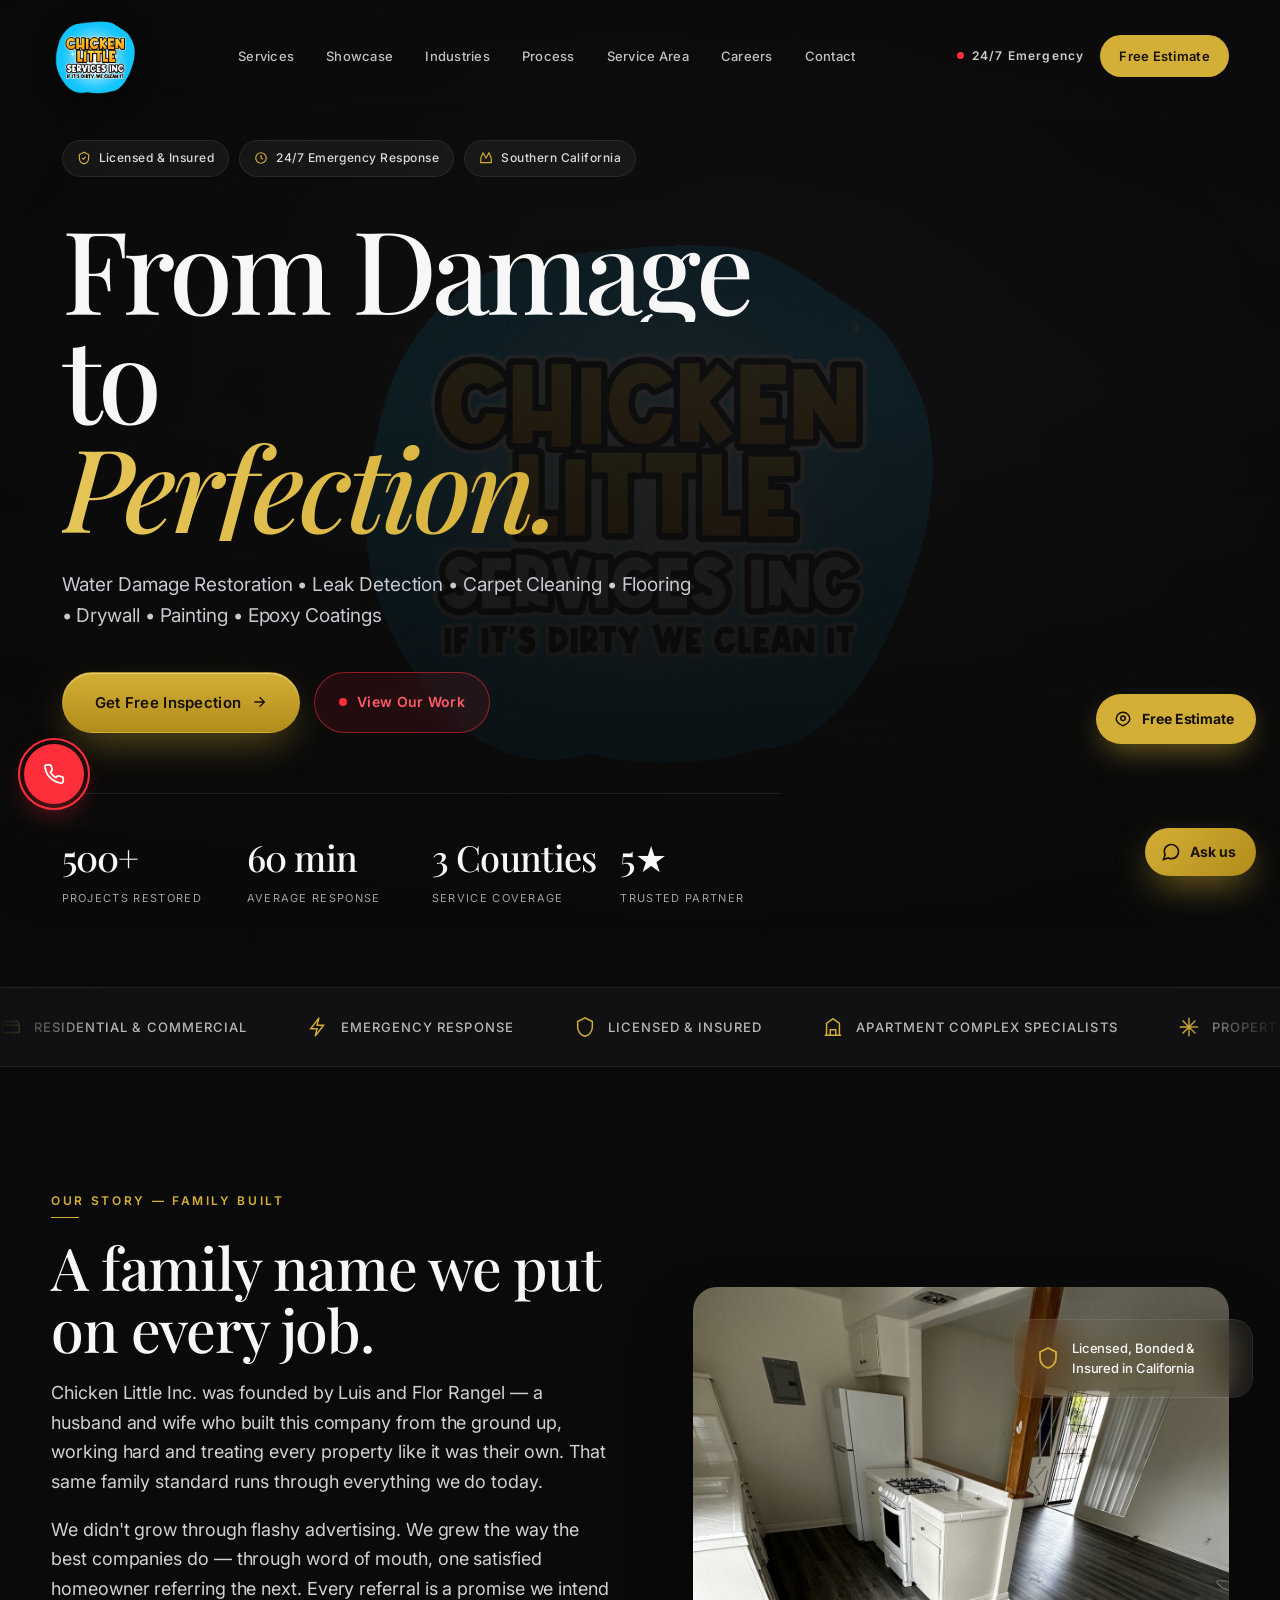
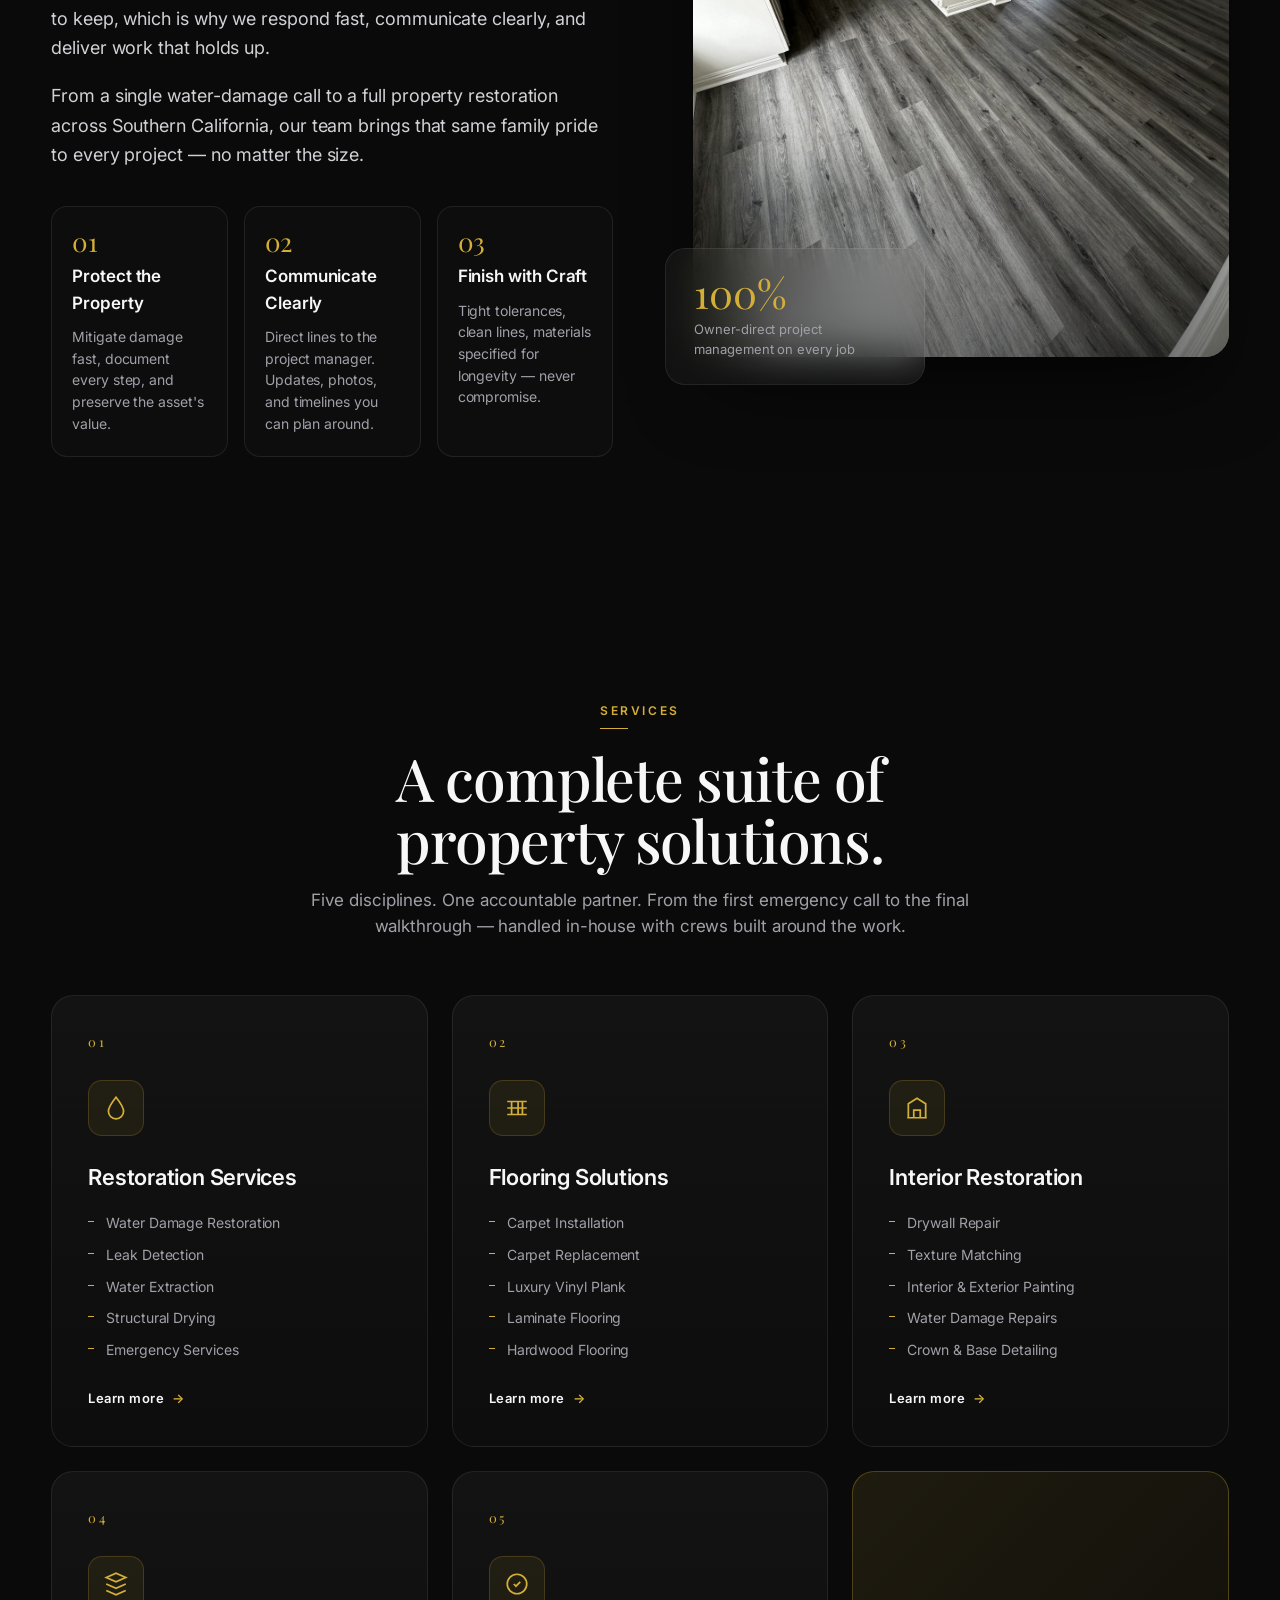
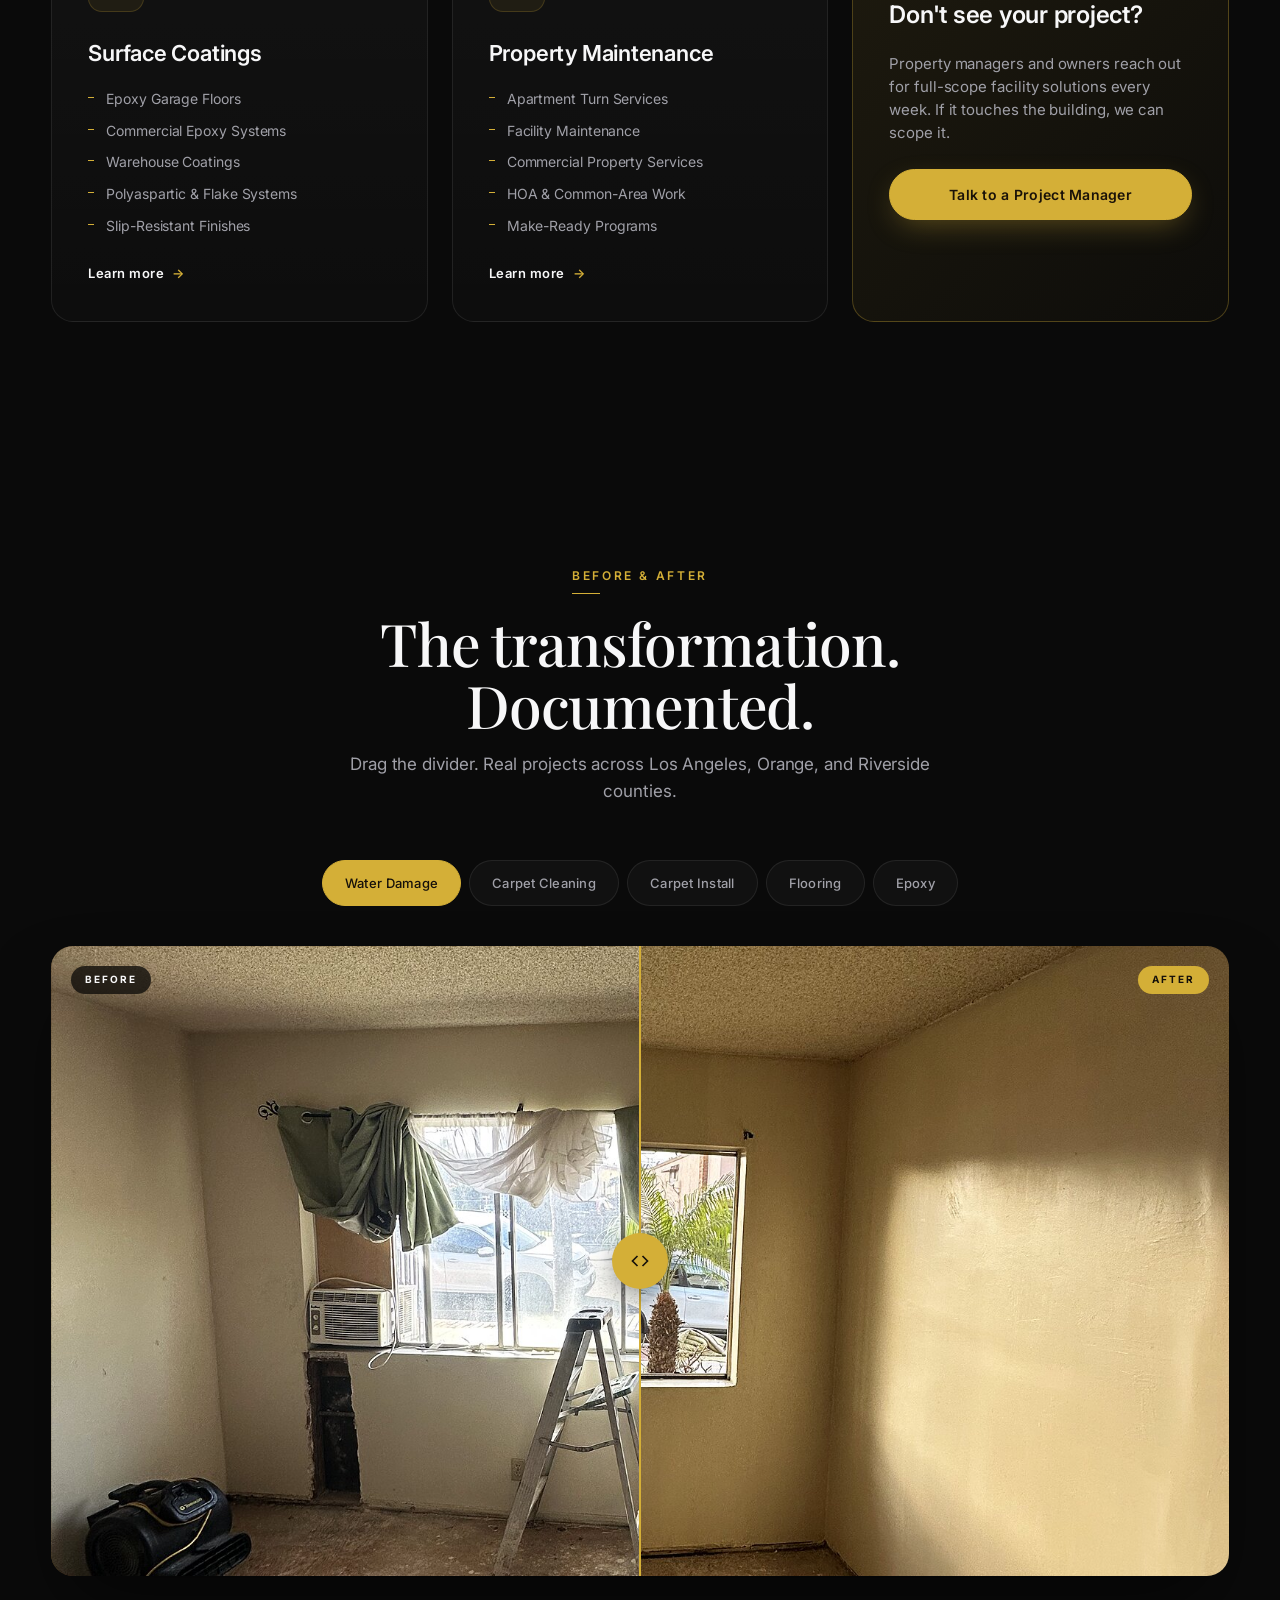
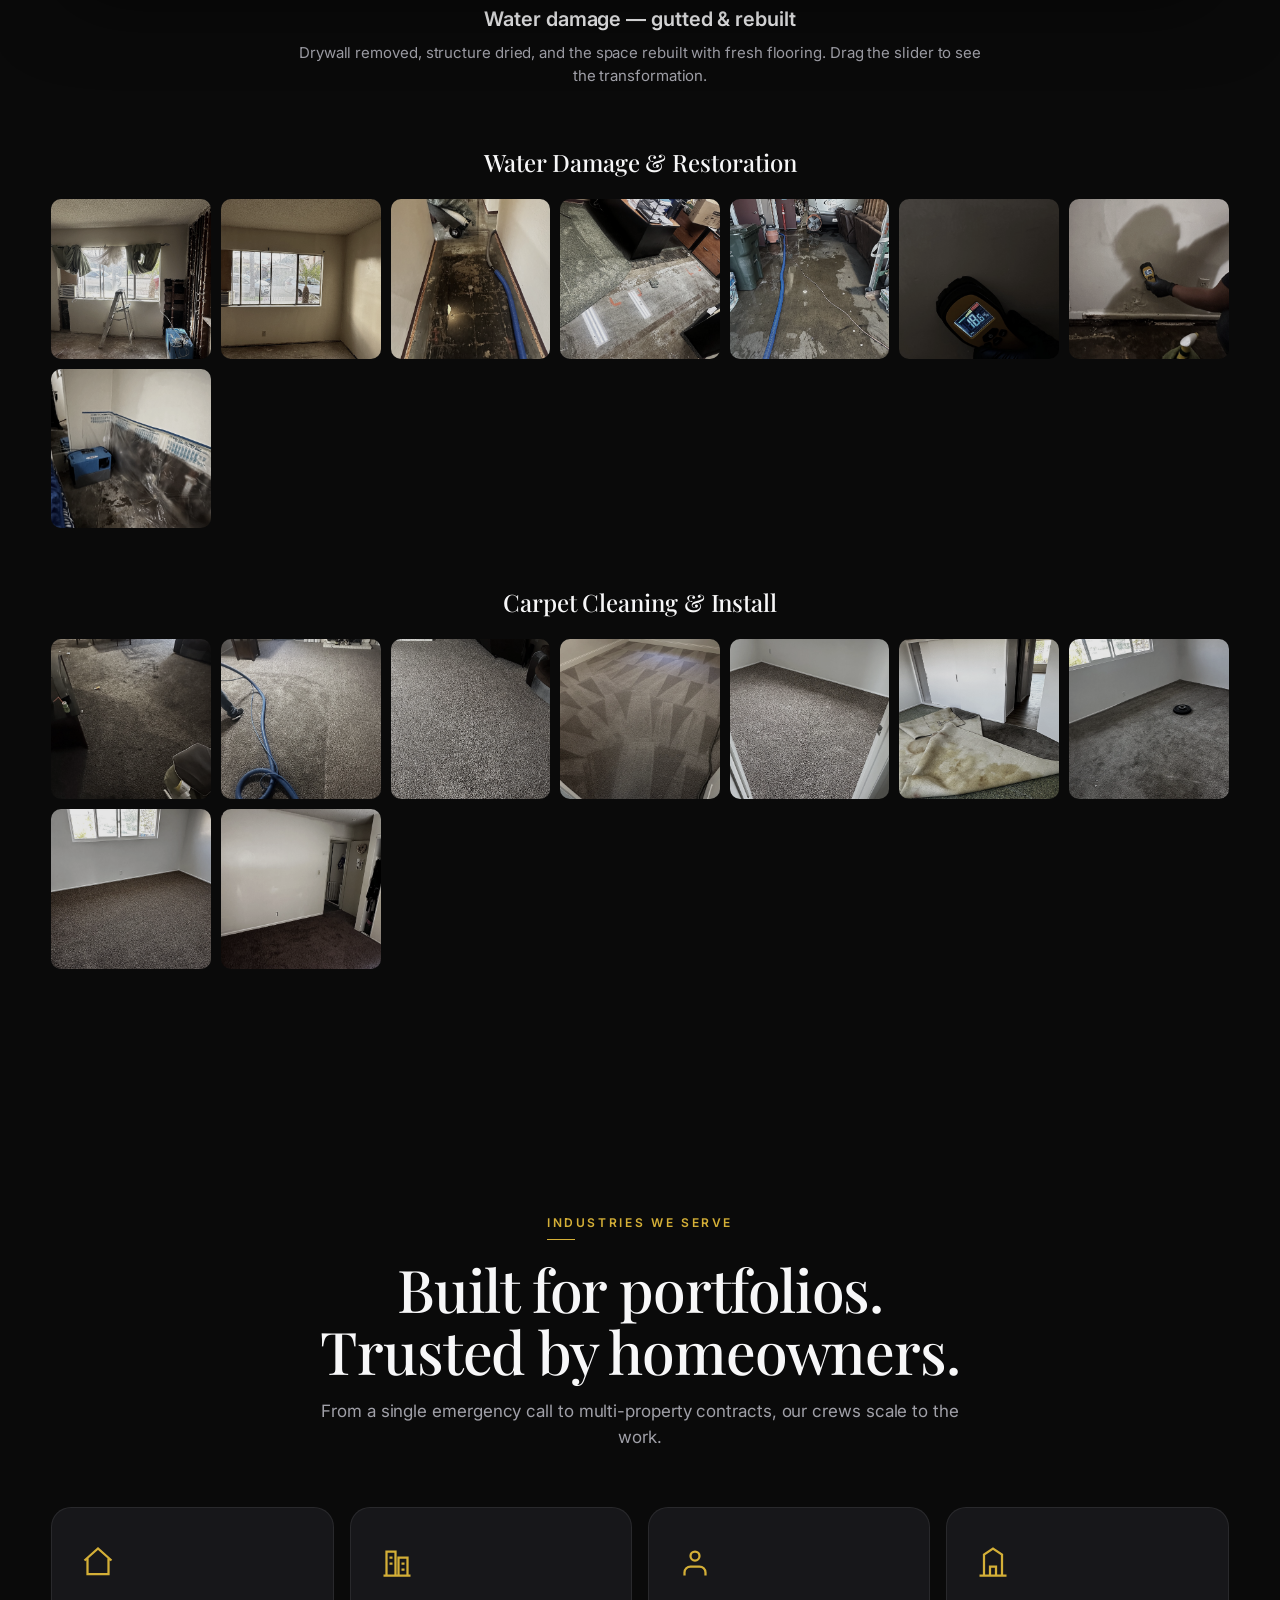
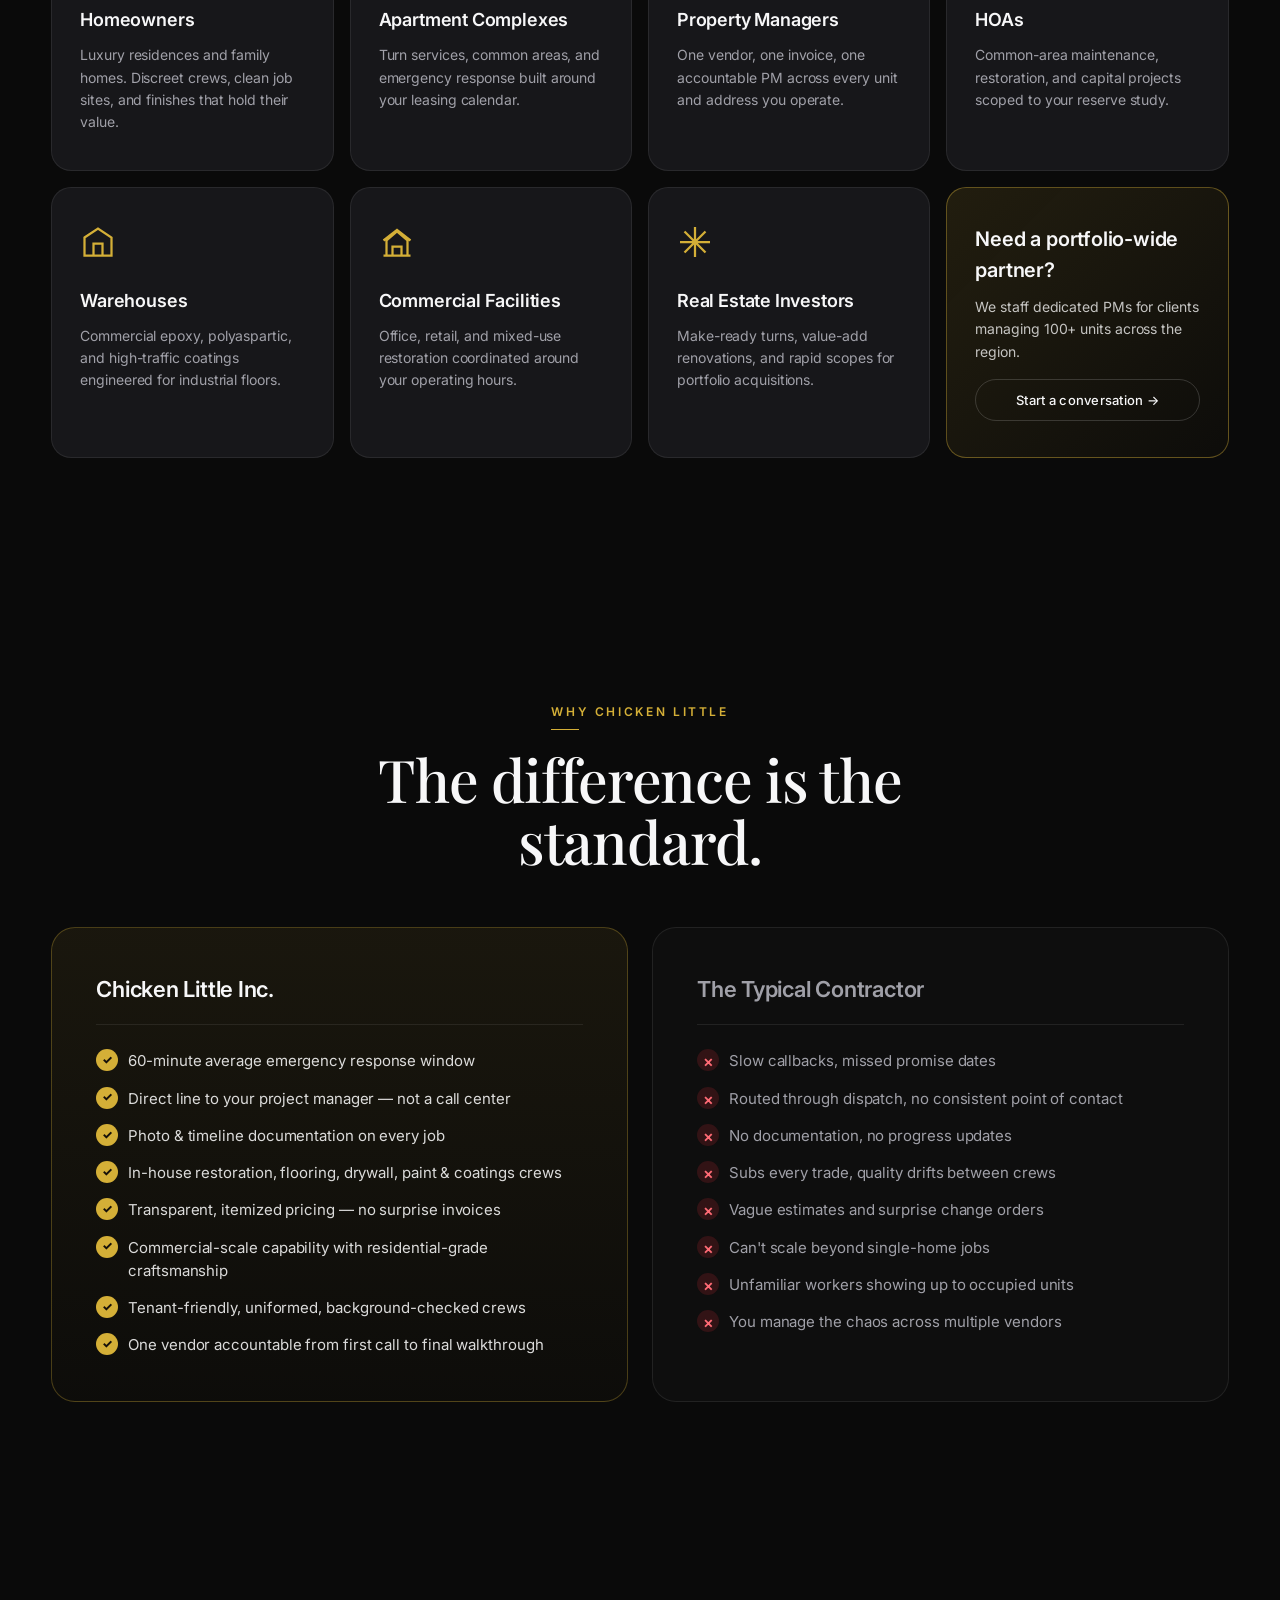
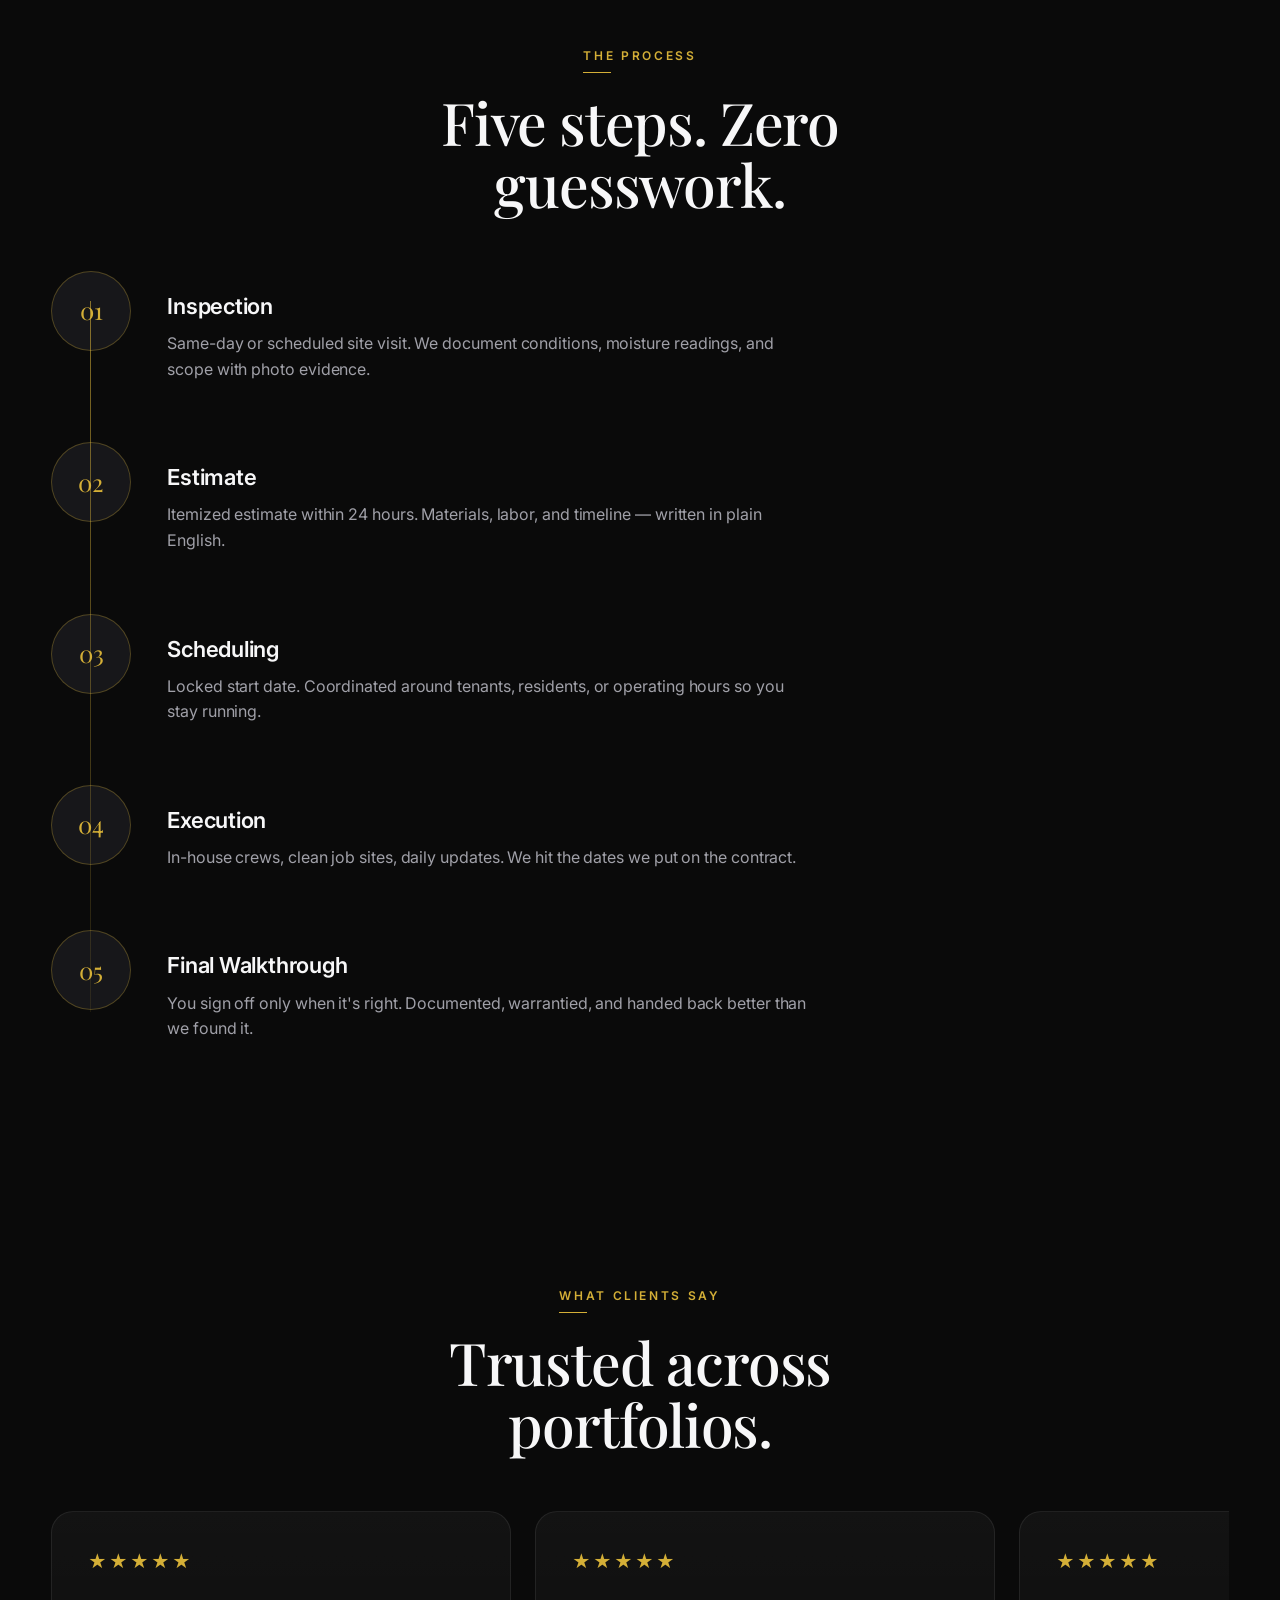
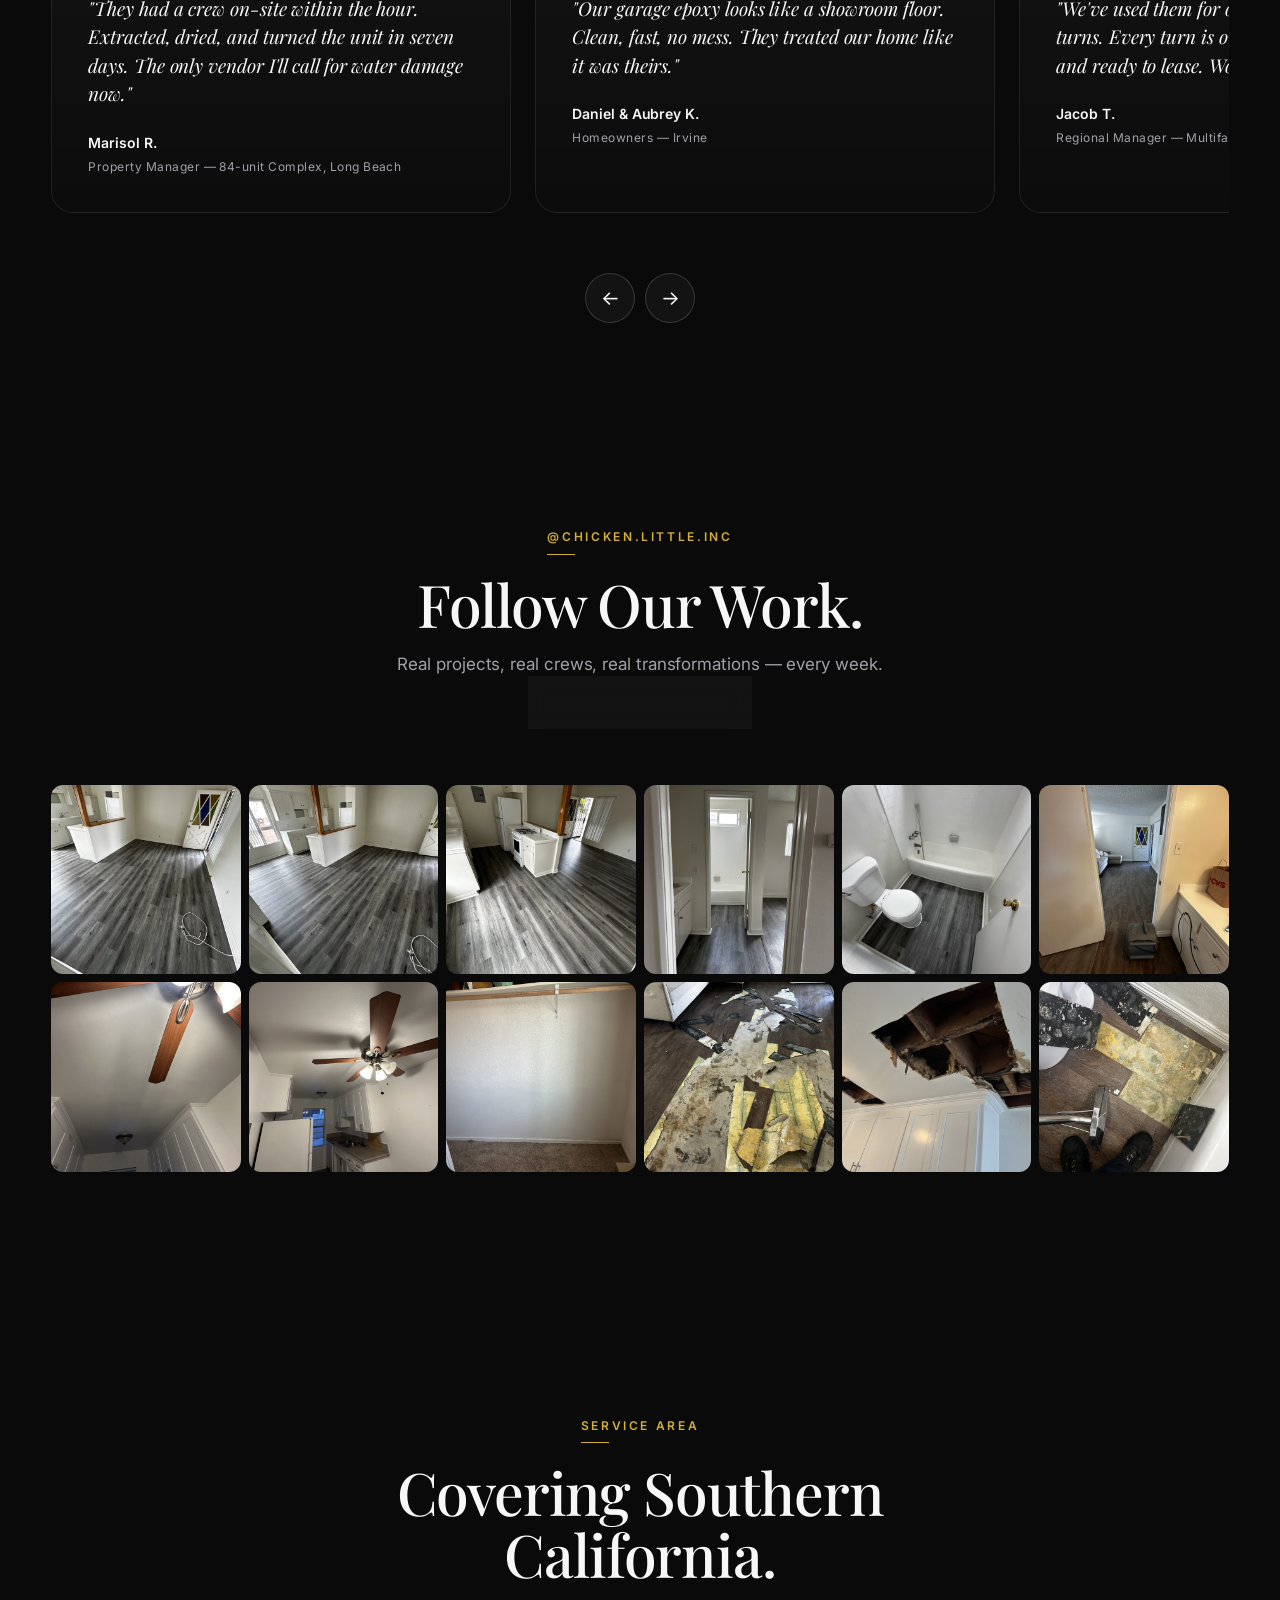
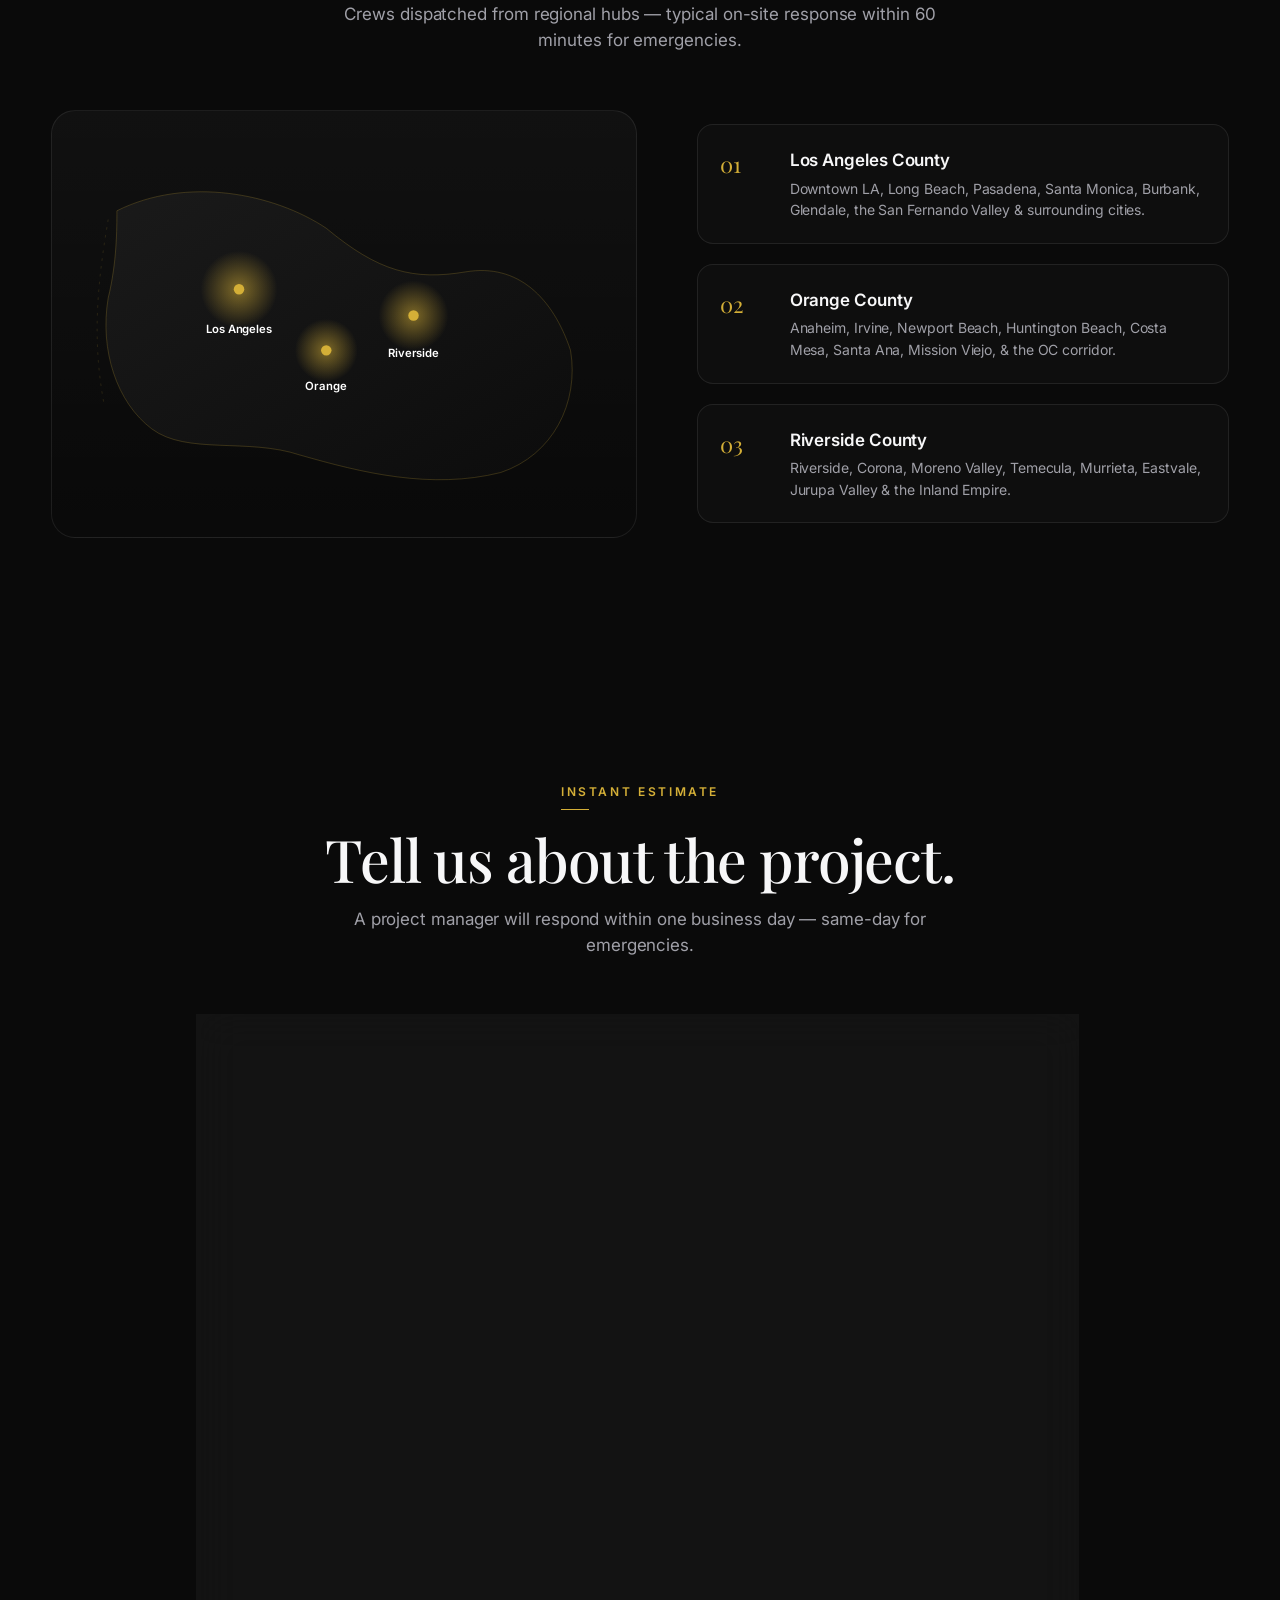
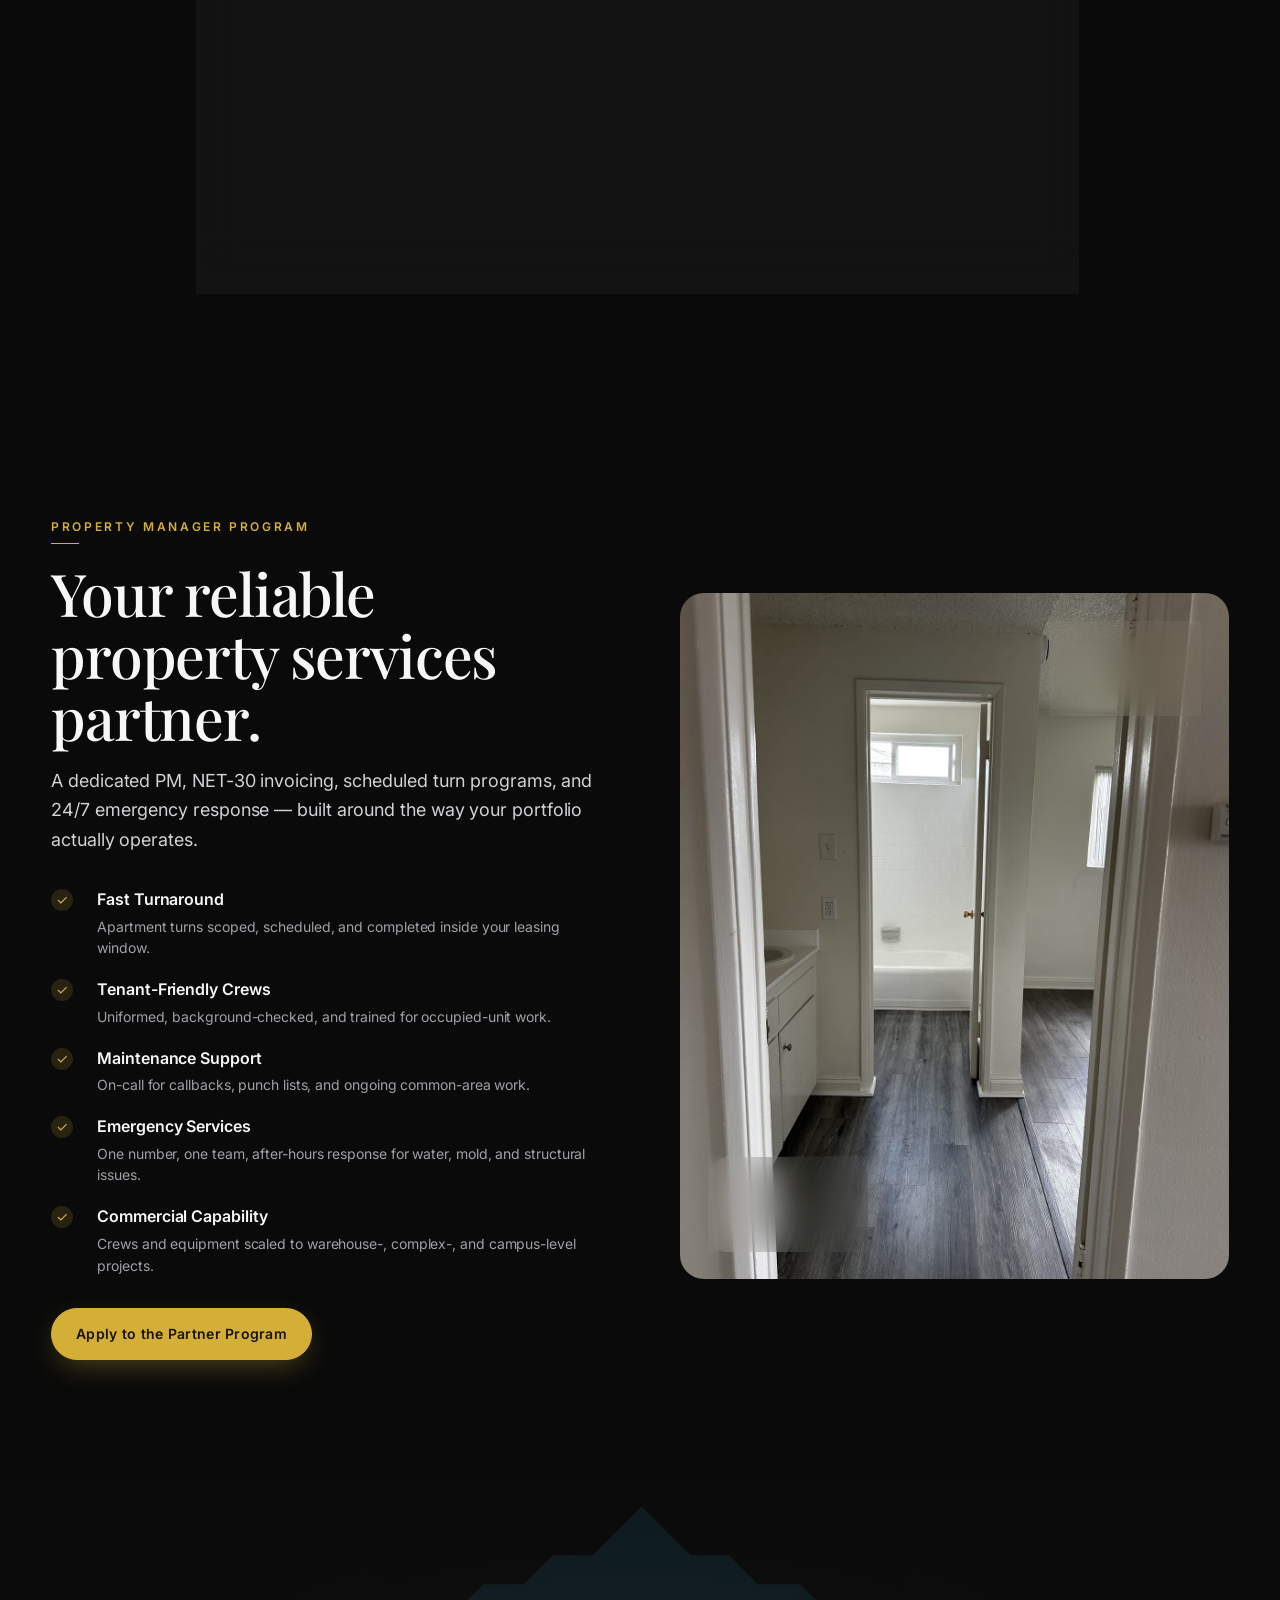
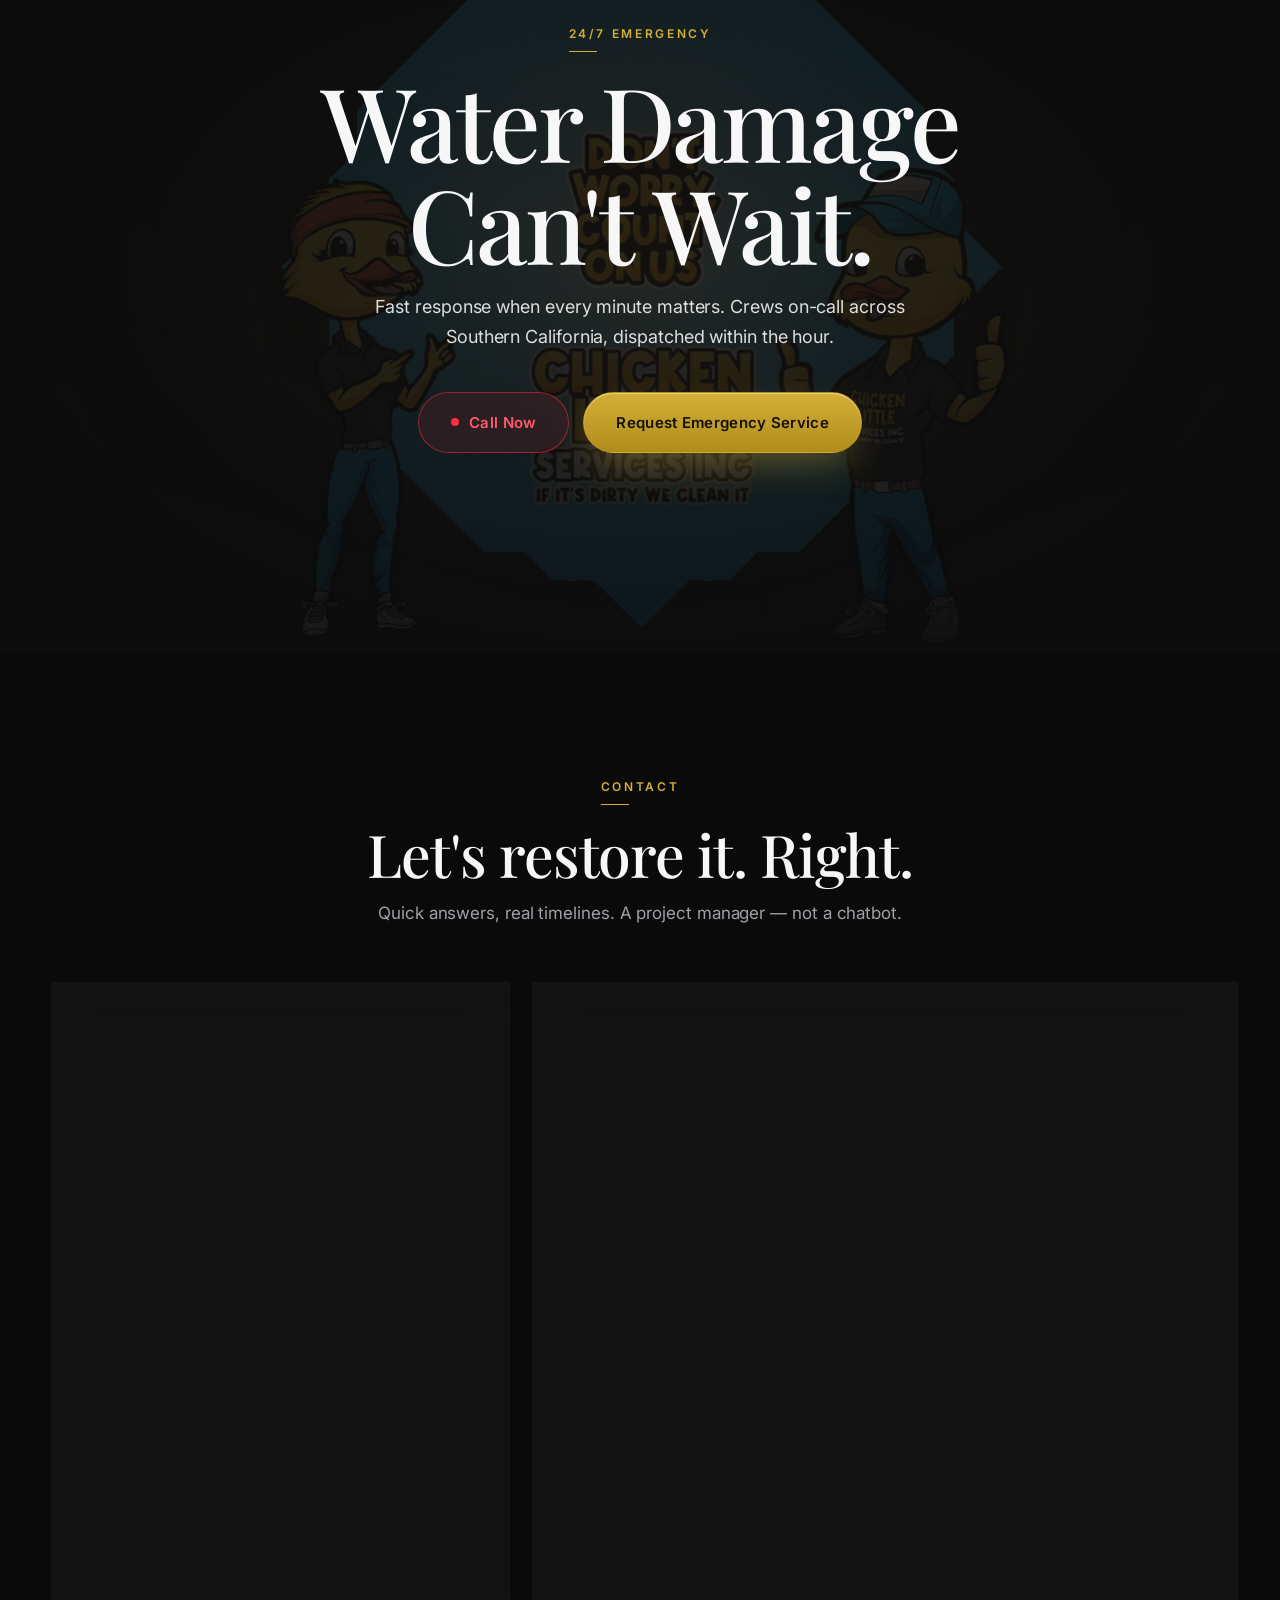
<file: demo chicken little website.html>
<!DOCTYPE html>
<html lang="en">
<head>
<meta charset="UTF-8" />
<meta name="viewport" content="width=device-width, initial-scale=1.0" />
<meta name="theme-color" content="#0a0a0a" />
<meta name="description" content="Chicken Little Inc. — Southern California's premium property restoration and facility services company. Water damage, flooring, drywall, painting, and epoxy systems for homes, apartments, HOAs, and commercial properties." />
<meta name="keywords" content="water damage restoration, flooring installation, apartment turn services, property management, Southern California, Los Angeles, Orange County, epoxy floors, drywall repair" />
<meta property="og:title" content="Chicken Little Inc. — Restoring Properties. Protecting Investments." />
<meta property="og:description" content="Southern California's premium property restoration and facility services partner." />
<meta property="og:type" content="website" />
<title>Chicken Little Inc. — Restoring Properties. Protecting Investments.</title>
<link rel="preconnect" href="https://fonts.googleapis.com">
<link rel="preconnect" href="https://fonts.gstatic.com" crossorigin>
<link href="https://fonts.googleapis.com/css2?family=Inter:wght@300;400;500;600;700;800;900&family=Playfair+Display:wght@400;500;600;700&display=swap" rel="stylesheet">
<link rel="stylesheet" href="styles.css" />
</head>
<body>

<!-- ============ LOADING SCREEN ============ -->
<div class="loader" id="loader">
  <div class="loader-inner">
    <div class="loader-logo">
      <span class="loader-mark">CL</span>
      <span class="loader-name">CHICKEN&nbsp;LITTLE&nbsp;INC.</span>
    </div>
    <div class="loader-bar"><span></span></div>
    <div class="loader-tag">Restoring Properties. Protecting Investments.</div>
  </div>
</div>

<!-- ============ NAV ============ -->
<header class="nav" id="nav">
  <a href="#top" class="nav-logo" aria-label="Chicken Little Services Inc home">
    <img class="logo-img" src="images/logo-trans.png" alt="Chicken Little Services Inc">
  </a>
  <nav class="nav-links" aria-label="Primary">
    <a href="#services">Services</a>
    <a href="#showcase">Showcase</a>
    <a href="#industries">Industries</a>
    <a href="#process">Process</a>
    <a href="#service-area">Service Area</a>
    <a href="#careers">Careers</a>
    <a href="#contact">Contact</a>
  </nav>
  <div class="nav-actions">
    <a href="tel:+15629165544" class="nav-phone" aria-label="Call us"><span class="dot"></span>24/7 Emergency</a>
    <a href="#estimate" class="btn btn-gold-sm">Free Estimate</a>
    <button class="nav-toggle" id="navToggle" aria-label="Open menu">
      <span></span><span></span><span></span>
    </button>
  </div>
</header>

<!-- Mobile menu -->
<div class="mobile-menu" id="mobileMenu">
  <a href="#services">Services</a>
  <a href="#showcase">Showcase</a>
  <a href="#industries">Industries</a>
  <a href="#process">Process</a>
  <a href="#service-area">Service Area</a>
  <a href="#careers">Careers</a>
  <a href="#contact">Contact</a>
  <a href="tel:+15629165544" class="btn btn-gold">Call 24/7 Emergency</a>
  <a href="#estimate" class="btn btn-ghost">Free Estimate</a>
</div>

<main id="top">

<!-- ============ SECTION 1 — HERO ============ -->
<section class="hero">
  <div class="hero-bg">
    <div class="hero-logo-bg" style="background-image:url('images/logo-trans.png')"></div>
    <div class="hero-veil"></div>
    <div class="hero-grain"></div>
  </div>

  <div class="hero-content">
    <div class="hero-badges reveal">
      <span class="badge"><svg viewBox="0 0 24 24" fill="none" stroke="currentColor" stroke-width="2"><path d="M12 2L4 6v6c0 5 3.5 9 8 10 4.5-1 8-5 8-10V6l-8-4z"/><path d="M9 12l2 2 4-4"/></svg>Licensed &amp; Insured</span>
      <span class="badge"><svg viewBox="0 0 24 24" fill="none" stroke="currentColor" stroke-width="2"><circle cx="12" cy="12" r="9"/><path d="M12 7v5l3 2"/></svg>24/7 Emergency Response</span>
      <span class="badge"><svg viewBox="0 0 24 24" fill="none" stroke="currentColor" stroke-width="2"><path d="M3 12l4-9 5 9 5-9 4 9"/><path d="M3 12v8h18v-8"/></svg>Southern California</span>
    </div>

    <h1 class="hero-title reveal">
      <span class="line"><span>From Damage</span></span>
      <span class="line"><span>to</span></span>
      <span class="line gold"><span>Perfection.</span></span>
    </h1>
    <p class="hero-sub reveal">
      Water Damage Restoration &bull; Leak Detection &bull; Carpet Cleaning &bull; Flooring &bull; Drywall &bull; Painting &bull; Epoxy Coatings
    </p>
    <div class="hero-cta reveal">
      <a href="#estimate" class="btn btn-gold-lg">
        Get Free Inspection
        <svg viewBox="0 0 24 24" fill="none" stroke="currentColor" stroke-width="2"><path d="M5 12h14M13 5l7 7-7 7"/></svg>
      </a>
      <a href="#showcase" class="btn btn-emergency">
        <span class="pulse-dot"></span>
        View Our Work
      </a>
    </div>

    <div class="hero-meta reveal">
      <div><strong>500+</strong><span>Projects Restored</span></div>
      <div><strong>60&nbsp;min</strong><span>Average Response</span></div>
      <div><strong>3&nbsp;Counties</strong><span>Service Coverage</span></div>
      <div><strong>5&#9733;</strong><span>Trusted Partner</span></div>
    </div>
  </div>

  <div class="hero-scroll" aria-hidden="true">
    <span>Scroll</span>
    <span class="hero-scroll-line"></span>
  </div>
</section>

<!-- ============ SECTION 2 — TRUST BAR ============ -->
<section class="trust">
  <div class="trust-marquee">
    <div class="trust-track">
      <div class="trust-item"><svg viewBox="0 0 24 24" fill="none" stroke="currentColor" stroke-width="1.6"><path d="M3 10h18M5 6h14l2 4v8H3v-8l2-4zM7 14h.01M11 14h.01"/></svg>Residential &amp; Commercial</div>
      <div class="trust-item"><svg viewBox="0 0 24 24" fill="none" stroke="currentColor" stroke-width="1.6"><path d="M13 2L4 14h7l-2 8 9-12h-7l2-8z"/></svg>Emergency Response</div>
      <div class="trust-item"><svg viewBox="0 0 24 24" fill="none" stroke="currentColor" stroke-width="1.6"><path d="M12 2L4 6v6c0 5 3.5 9 8 10 4.5-1 8-5 8-10V6l-8-4z"/></svg>Licensed &amp; Insured</div>
      <div class="trust-item"><svg viewBox="0 0 24 24" fill="none" stroke="currentColor" stroke-width="1.6"><path d="M3 21h18M5 21V8l7-5 7 5v13M9 21v-6h6v6"/></svg>Apartment Complex Specialists</div>
      <div class="trust-item"><svg viewBox="0 0 24 24" fill="none" stroke="currentColor" stroke-width="1.6"><path d="M2 12h20M12 2v20M4.93 4.93l14.14 14.14M19.07 4.93L4.93 19.07"/></svg>Property Management Partner</div>
      <div class="trust-item"><svg viewBox="0 0 24 24" fill="none" stroke="currentColor" stroke-width="1.6"><path d="M12 2C8 7 4 11 4 14a8 8 0 0 0 16 0c0-3-4-7-8-12z"/></svg>Southern California Service Area</div>
      <!-- duplicate for seamless loop -->
      <div class="trust-item"><svg viewBox="0 0 24 24" fill="none" stroke="currentColor" stroke-width="1.6"><path d="M3 10h18M5 6h14l2 4v8H3v-8l2-4zM7 14h.01M11 14h.01"/></svg>Residential &amp; Commercial</div>
      <div class="trust-item"><svg viewBox="0 0 24 24" fill="none" stroke="currentColor" stroke-width="1.6"><path d="M13 2L4 14h7l-2 8 9-12h-7l2-8z"/></svg>Emergency Response</div>
      <div class="trust-item"><svg viewBox="0 0 24 24" fill="none" stroke="currentColor" stroke-width="1.6"><path d="M12 2L4 6v6c0 5 3.5 9 8 10 4.5-1 8-5 8-10V6l-8-4z"/></svg>Licensed &amp; Insured</div>
      <div class="trust-item"><svg viewBox="0 0 24 24" fill="none" stroke="currentColor" stroke-width="1.6"><path d="M3 21h18M5 21V8l7-5 7 5v13M9 21v-6h6v6"/></svg>Apartment Complex Specialists</div>
      <div class="trust-item"><svg viewBox="0 0 24 24" fill="none" stroke="currentColor" stroke-width="1.6"><path d="M2 12h20M12 2v20M4.93 4.93l14.14 14.14M19.07 4.93L4.93 19.07"/></svg>Property Management Partner</div>
      <div class="trust-item"><svg viewBox="0 0 24 24" fill="none" stroke="currentColor" stroke-width="1.6"><path d="M12 2C8 7 4 11 4 14a8 8 0 0 0 16 0c0-3-4-7-8-12z"/></svg>Southern California Service Area</div>
    </div>
  </div>
</section>

<!-- ============ SECTION 3 — ABOUT ============ -->
<section class="about" id="about">
  <div class="about-grid">
    <div class="about-copy reveal">
      <span class="eyebrow">Our Story&nbsp;—&nbsp;Family Built</span>
      <h2 class="h2">A family name we put on every job.</h2>
      <p class="lead">
        Chicken Little Inc. was founded by Luis and Flor Rangel — a husband and wife who built this company from the ground up, working hard and treating every property like it was their own. That same family standard runs through everything we do today.
      </p>
      <p class="lead">
        We didn't grow through flashy advertising. We grew the way the best companies do — through word of mouth, one satisfied homeowner referring the next. Every referral is a promise we intend to keep, which is why we respond fast, communicate clearly, and deliver work that holds up.
      </p>
      <p class="lead">
        From a single water-damage call to a full property restoration across Southern California, our team brings that same family pride to every project — no matter the size.
      </p>
      <div class="about-pillars">
        <div class="pillar">
          <span class="num">01</span>
          <h4>Protect the Property</h4>
          <p>Mitigate damage fast, document every step, and preserve the asset's value.</p>
        </div>
        <div class="pillar">
          <span class="num">02</span>
          <h4>Communicate Clearly</h4>
          <p>Direct lines to the project manager. Updates, photos, and timelines you can plan around.</p>
        </div>
        <div class="pillar">
          <span class="num">03</span>
          <h4>Finish with Craft</h4>
          <p>Tight tolerances, clean lines, materials specified for longevity — never compromise.</p>
        </div>
      </div>
    </div>
    <div class="about-visual reveal">
      <div class="about-image">
        <img src="images/img_3055.jpg" alt="Finished interior restoration — luxury vinyl plank flooring" loading="lazy" />
      </div>
      <div class="about-card glass">
        <span class="kpi">100%</span>
        <span>Owner-direct project management on every job</span>
      </div>
      <div class="about-card-2 glass">
        <svg viewBox="0 0 24 24" fill="none" stroke="currentColor" stroke-width="1.8"><path d="M12 2L4 6v6c0 5 3.5 9 8 10 4.5-1 8-5 8-10V6l-8-4z"/></svg>
        <span>Licensed, Bonded &amp; Insured in California</span>
      </div>
    </div>
  </div>
</section>

<!-- ============ SECTION 4 — SERVICES ============ -->
<section class="services" id="services">
  <div class="section-head reveal">
    <span class="eyebrow">Services</span>
    <h2 class="h2">A complete suite of property solutions.</h2>
    <p class="sub">Five disciplines. One accountable partner. From the first emergency call to the final walkthrough — handled in-house with crews built around the work.</p>
  </div>

  <div class="services-grid">
    <!-- 1 RESTORATION -->
    <article class="svc-card reveal" data-tilt>
      <div class="svc-num">01</div>
      <div class="svc-icon">
        <svg viewBox="0 0 24 24" fill="none" stroke="currentColor" stroke-width="1.6"><path d="M12 2c4 5 7 9 7 13a7 7 0 1 1-14 0c0-4 3-8 7-13z"/></svg>
      </div>
      <h3>Restoration Services</h3>
      <ul>
        <li>Water Damage Restoration</li>
        <li>Leak Detection</li>
        <li>Water Extraction</li>
        <li>Structural Drying</li>
        <li>Emergency Services</li>
      </ul>
      <a class="svc-more" href="#contact">Learn more <span>→</span></a>
      <div class="svc-glow"></div>
    </article>

    <!-- 2 FLOORING -->
    <article class="svc-card reveal" data-tilt>
      <div class="svc-num">02</div>
      <div class="svc-icon">
        <svg viewBox="0 0 24 24" fill="none" stroke="currentColor" stroke-width="1.6"><path d="M3 6h18M3 12h18M3 18h18M7 6v12M13 6v12M17 6v12"/></svg>
      </div>
      <h3>Flooring Solutions</h3>
      <ul>
        <li>Carpet Installation</li>
        <li>Carpet Replacement</li>
        <li>Luxury Vinyl Plank</li>
        <li>Laminate Flooring</li>
        <li>Hardwood Flooring</li>
      </ul>
      <a class="svc-more" href="#contact">Learn more <span>→</span></a>
      <div class="svc-glow"></div>
    </article>

    <!-- 3 INTERIOR -->
    <article class="svc-card reveal" data-tilt>
      <div class="svc-num">03</div>
      <div class="svc-icon">
        <svg viewBox="0 0 24 24" fill="none" stroke="currentColor" stroke-width="1.6"><path d="M4 21V8l8-5 8 5v13M9 21v-7h6v7M3 21h18"/></svg>
      </div>
      <h3>Interior Restoration</h3>
      <ul>
        <li>Drywall Repair</li>
        <li>Texture Matching</li>
        <li>Interior &amp; Exterior Painting</li>
        <li>Water Damage Repairs</li>
        <li>Crown &amp; Base Detailing</li>
      </ul>
      <a class="svc-more" href="#contact">Learn more <span>→</span></a>
      <div class="svc-glow"></div>
    </article>

    <!-- 4 COATINGS -->
    <article class="svc-card reveal" data-tilt>
      <div class="svc-num">04</div>
      <div class="svc-icon">
        <svg viewBox="0 0 24 24" fill="none" stroke="currentColor" stroke-width="1.6"><path d="M3 6l9-4 9 4-9 4-9-4zM3 12l9 4 9-4M3 18l9 4 9-4"/></svg>
      </div>
      <h3>Surface Coatings</h3>
      <ul>
        <li>Epoxy Garage Floors</li>
        <li>Commercial Epoxy Systems</li>
        <li>Warehouse Coatings</li>
        <li>Polyaspartic &amp; Flake Systems</li>
        <li>Slip-Resistant Finishes</li>
      </ul>
      <a class="svc-more" href="#contact">Learn more <span>→</span></a>
      <div class="svc-glow"></div>
    </article>

    <!-- 5 PROPERTY MAINT -->
    <article class="svc-card reveal" data-tilt>
      <div class="svc-num">05</div>
      <div class="svc-icon">
        <svg viewBox="0 0 24 24" fill="none" stroke="currentColor" stroke-width="1.6"><circle cx="12" cy="12" r="9"/><path d="M9 12l2 2 4-4"/></svg>
      </div>
      <h3>Property Maintenance</h3>
      <ul>
        <li>Apartment Turn Services</li>
        <li>Facility Maintenance</li>
        <li>Commercial Property Services</li>
        <li>HOA &amp; Common-Area Work</li>
        <li>Make-Ready Programs</li>
      </ul>
      <a class="svc-more" href="#contact">Learn more <span>→</span></a>
      <div class="svc-glow"></div>
    </article>

    <!-- CTA card -->
    <article class="svc-card svc-cta reveal">
      <h3>Don't see your project?</h3>
      <p>Property managers and owners reach out for full-scope facility solutions every week. If it touches the building, we can scope it.</p>
      <a href="#estimate" class="btn btn-gold">Talk to a Project Manager</a>
    </article>
  </div>
</section>

<!-- ============ SECTION 5 — BEFORE / AFTER SHOWCASE ============ -->
<section class="showcase" id="showcase">
  <div class="section-head reveal">
    <span class="eyebrow">Before &amp; After</span>
    <h2 class="h2">The transformation. Documented.</h2>
    <p class="sub">Drag the divider. Real projects across Los Angeles, Orange, and Riverside counties.</p>
  </div>

  <div class="showcase-tabs reveal">
    <button class="show-tab active" data-tab="water">Water Damage</button>
    <button class="show-tab" data-tab="carpetclean">Carpet Cleaning</button>
    <button class="show-tab" data-tab="carpetinstall">Carpet Install</button>
    <button class="show-tab" data-tab="floor">Flooring</button>
    <button class="show-tab" data-tab="epoxy">Epoxy</button>
  </div>

  <div class="ba-stage">
    <!-- water damage -->
    <div class="ba-wrap active" data-pane="water">
      <div class="ba" data-ba>
        <div class="ba-img after"><img src="images/job-water-after.jpg" alt="After: restored room with new flooring" loading="lazy"></div>
        <div class="ba-img before" style="--clip:50%"><img src="images/job-water-before.jpg" alt="Before: water-damaged room mid-restoration"></div>
        <div class="ba-handle" style="--pos:50%"><span class="ba-line"></span><span class="ba-knob"><svg viewBox="0 0 24 24" fill="none" stroke="currentColor" stroke-width="2"><path d="M9 6l-6 6 6 6M15 6l6 6-6 6"/></svg></span></div>
        <div class="ba-label before-label">BEFORE</div>
        <div class="ba-label after-label">AFTER</div>
      </div>
      <div class="ba-caption">
        <h4>Water damage — gutted &amp; rebuilt</h4>
        <p>Drywall removed, structure dried, and the space rebuilt with fresh flooring. Drag the slider to see the transformation.</p>
      </div>
    </div>
    <!-- carpet cleaning -->
    <div class="ba-wrap" data-pane="carpetclean">
      <div class="ba" data-ba>
        <div class="ba-img after"><img src="images/job-carpet-clean-after.jpg" alt="After: freshly cleaned carpet" loading="lazy"></div>
        <div class="ba-img before" style="--clip:50%"><img src="images/job-carpet-clean-before.jpg" alt="Before: dirty stained carpet"></div>
        <div class="ba-handle" style="--pos:50%"><span class="ba-line"></span><span class="ba-knob"><svg viewBox="0 0 24 24" fill="none" stroke="currentColor" stroke-width="2"><path d="M9 6l-6 6 6 6M15 6l6 6-6 6"/></svg></span></div>
        <div class="ba-label before-label">BEFORE</div>
        <div class="ba-label after-label">AFTER</div>
      </div>
      <div class="ba-caption">
        <h4>Carpet cleaning — deep extraction</h4>
        <p>Heavy soil and stains lifted with hot-water extraction. Same carpet, brought back to life.</p>
      </div>
    </div>
    <!-- carpet install -->
    <div class="ba-wrap" data-pane="carpetinstall">
      <div class="ba" data-ba>
        <div class="ba-img after"><img src="images/carpet-install-after.jpg" alt="After: new carpet installed in bedroom" loading="lazy"></div>
        <div class="ba-img before" style="--clip:50%"><img src="images/carpet-install-before.jpg" alt="Before: old carpet in bedroom"></div>
        <div class="ba-handle" style="--pos:50%"><span class="ba-line"></span><span class="ba-knob"><svg viewBox="0 0 24 24" fill="none" stroke="currentColor" stroke-width="2"><path d="M9 6l-6 6 6 6M15 6l6 6-6 6"/></svg></span></div>
        <div class="ba-label before-label">BEFORE</div>
        <div class="ba-label after-label">AFTER</div>
      </div>
      <div class="ba-caption">
        <h4>Carpet replacement — bedroom turn</h4>
        <p>Old, stained carpet pulled out and brand-new carpet installed wall to wall. Drag the slider to see the full before &amp; after.</p>
      </div>
    </div>
    <!-- flooring video (tattoo shop OC) -->
    <div class="ba-wrap" data-pane="floor">
      <div class="ba ba-video">
        <video src="images/job-floor-tattoo-2.mp4" poster="images/job-floor-tattoo-2-poster.jpg" autoplay muted loop playsinline preload="metadata"></video>
      </div>
      <div class="ba-caption">
        <h4>Water Damage Flooring Restoration — Orange County</h4>
        <p>This apartment took on over three inches of standing water. The old glue-down flooring was soaked through and left behind a heavy odor that filled the whole unit. We tore out the damaged flooring, fully dried and treated the space to kill the smell at the source, then installed brand-new planks on top. The result: no moisture, no odor, and a beautiful finished floor that looks better than new.</p>
      </div>
    </div>
    <!-- epoxy video -->
    <div class="ba-wrap" data-pane="epoxy">
      <div class="ba ba-video">
        <video src="images/job-epoxy.mp4" poster="images/job-epoxy-poster.jpg" autoplay muted loop playsinline preload="metadata"></video>
      </div>
      <div class="ba-caption">
        <h4>Metallic epoxy — bedroom floor</h4>
        <p>Yes, we do epoxy too. Custom metallic epoxy coating poured in a bedroom — a high-end, seamless finish that pops.</p>
      </div>
    </div>
  </div>

  <!-- Water Damage gallery -->
  <h3 class="gallery-title reveal">Water Damage &amp; Restoration</h3>
  <div class="gallery-strip reveal" id="gallery">
    <button class="gx" data-img="images/job-water-before.jpg"><img src="images/job-water-before.jpg" alt="Water damage — gutted room"></button>
    <button class="gx" data-img="images/job-water-after.jpg"><img src="images/job-water-after.jpg" alt="Water damage — restored room"></button>
    <button class="gx" data-img="images/job-office-water-1.jpg"><img src="images/job-office-water-1.jpg" alt="Water damage — hallway floor extraction"></button>
    <button class="gx" data-img="images/job-office-water-2.jpg"><img src="images/job-office-water-2.jpg" alt="Water damage — flooded office"></button>
    <button class="gx" data-img="images/job-office-water-3.jpg"><img src="images/job-office-water-3.jpg" alt="Water damage — commercial bay cleanup"></button>
    <button class="gx" data-img="images/job-water-5.jpg"><img src="images/job-water-5.jpg" alt="Water damage — moisture reading"></button>
    <button class="gx" data-img="images/job-water-6.jpg"><img src="images/job-water-6.jpg" alt="Water damage — moisture inspection"></button>
    <button class="gx" data-img="images/job-water-7.jpg"><img src="images/job-water-7.jpg" alt="Water damage — containment & drying setup"></button>
  </div>

  <!-- Carpet gallery -->
  <h3 class="gallery-title reveal">Carpet Cleaning &amp; Install</h3>
  <div class="gallery-strip reveal">
    <button class="gx" data-img="images/job-carpet-clean-before.jpg"><img src="images/job-carpet-clean-before.jpg" alt="Carpet — before cleaning"></button>
    <button class="gx" data-img="images/job-carpet-clean-after.jpg"><img src="images/job-carpet-clean-after.jpg" alt="Carpet — being cleaned"></button>
    <button class="gx" data-img="images/job-carpet-clean-3.jpg"><img src="images/job-carpet-clean-3.jpg" alt="Carpet — finished clean"></button>
    <button class="gx" data-img="images/job-carpet-shampoo.jpg"><img src="images/job-carpet-shampoo.jpg" alt="Carpet shampoo"></button>
    <button class="gx" data-img="images/job-carpet-install-after.jpg"><img src="images/job-carpet-install-after.jpg" alt="New carpet install"></button>
    <button class="gx" data-img="images/job-carpet-5.jpg"><img src="images/job-carpet-5.jpg" alt="Carpet — stained, before replacement"></button>
    <button class="gx" data-img="images/job-carpet-6.jpg"><img src="images/job-carpet-6.jpg" alt="Carpet — finished install"></button>
    <button class="gx" data-img="images/job-carpet-7.jpg"><img src="images/job-carpet-7.jpg" alt="Carpet — finished install"></button>
    <button class="gx" data-img="images/job-carpet-8.jpg"><img src="images/job-carpet-8.jpg" alt="Carpet — finished install"></button>
  </div>
</section>

<!-- ============ SECTION 6 — INDUSTRIES ============ -->
<section class="industries" id="industries">
  <div class="section-head reveal">
    <span class="eyebrow">Industries We Serve</span>
    <h2 class="h2">Built for portfolios. Trusted by homeowners.</h2>
    <p class="sub">From a single emergency call to multi-property contracts, our crews scale to the work.</p>
  </div>

  <div class="ind-grid">
    <article class="ind-card reveal">
      <svg viewBox="0 0 24 24" fill="none" stroke="currentColor" stroke-width="1.5"><path d="M3 11l9-8 9 8M5 9v11h14V9"/></svg>
      <h4>Homeowners</h4>
      <p>Luxury residences and family homes. Discreet crews, clean job sites, and finishes that hold their value.</p>
    </article>
    <article class="ind-card reveal">
      <svg viewBox="0 0 24 24" fill="none" stroke="currentColor" stroke-width="1.5"><path d="M3 21h18M5 21V5h6v16M13 21V9h6v12M7 9h2M7 13h2M15 13h2M15 17h2"/></svg>
      <h4>Apartment Complexes</h4>
      <p>Turn services, common areas, and emergency response built around your leasing calendar.</p>
    </article>
    <article class="ind-card reveal">
      <svg viewBox="0 0 24 24" fill="none" stroke="currentColor" stroke-width="1.5"><circle cx="12" cy="8" r="3"/><path d="M5 21v-2a4 4 0 0 1 4-4h6a4 4 0 0 1 4 4v2"/></svg>
      <h4>Property Managers</h4>
      <p>One vendor, one invoice, one accountable PM across every unit and address you operate.</p>
    </article>
    <article class="ind-card reveal">
      <svg viewBox="0 0 24 24" fill="none" stroke="currentColor" stroke-width="1.5"><path d="M3 21h18M6 21V7l6-4 6 4v14M10 21v-6h4v6M9 11h.01M15 11h.01"/></svg>
      <h4>HOAs</h4>
      <p>Common-area maintenance, restoration, and capital projects scoped to your reserve study.</p>
    </article>
    <article class="ind-card reveal">
      <svg viewBox="0 0 24 24" fill="none" stroke="currentColor" stroke-width="1.5"><path d="M3 21h18M3 9l9-6 9 6v12H3V9z M9 21V13h6v8"/></svg>
      <h4>Warehouses</h4>
      <p>Commercial epoxy, polyaspartic, and high-traffic coatings engineered for industrial floors.</p>
    </article>
    <article class="ind-card reveal">
      <svg viewBox="0 0 24 24" fill="none" stroke="currentColor" stroke-width="1.5"><path d="M3 21h18M5 21V11l7-6 7 6v10M9 21v-6h6v6M3 11l9-7 9 7"/></svg>
      <h4>Commercial Facilities</h4>
      <p>Office, retail, and mixed-use restoration coordinated around your operating hours.</p>
    </article>
    <article class="ind-card reveal">
      <svg viewBox="0 0 24 24" fill="none" stroke="currentColor" stroke-width="1.5"><path d="M12 2v20M2 12h20M5 5l14 14M19 5L5 19"/></svg>
      <h4>Real Estate Investors</h4>
      <p>Make-ready turns, value-add renovations, and rapid scopes for portfolio acquisitions.</p>
    </article>
    <article class="ind-card ind-feature reveal">
      <h4>Need a portfolio-wide partner?</h4>
      <p>We staff dedicated PMs for clients managing 100+ units across the region.</p>
      <a href="#estimate" class="btn btn-ghost-sm">Start a conversation →</a>
    </article>
  </div>
</section>

<!-- ============ SECTION 7 — WHY CHOOSE US ============ -->
<section class="why">
  <div class="section-head reveal">
    <span class="eyebrow">Why Chicken Little</span>
    <h2 class="h2">The difference is the standard.</h2>
  </div>

  <div class="why-grid">
    <div class="why-col reveal">
      <h4>Chicken Little Inc.</h4>
      <ul class="check-list">
        <li>60-minute average emergency response window</li>
        <li>Direct line to your project manager — not a call center</li>
        <li>Photo &amp; timeline documentation on every job</li>
        <li>In-house restoration, flooring, drywall, paint &amp; coatings crews</li>
        <li>Transparent, itemized pricing — no surprise invoices</li>
        <li>Commercial-scale capability with residential-grade craftsmanship</li>
        <li>Tenant-friendly, uniformed, background-checked crews</li>
        <li>One vendor accountable from first call to final walkthrough</li>
      </ul>
    </div>
    <div class="why-col why-col--alt reveal">
      <h4>The Typical Contractor</h4>
      <ul class="x-list">
        <li>Slow callbacks, missed promise dates</li>
        <li>Routed through dispatch, no consistent point of contact</li>
        <li>No documentation, no progress updates</li>
        <li>Subs every trade, quality drifts between crews</li>
        <li>Vague estimates and surprise change orders</li>
        <li>Can't scale beyond single-home jobs</li>
        <li>Unfamiliar workers showing up to occupied units</li>
        <li>You manage the chaos across multiple vendors</li>
      </ul>
    </div>
  </div>
</section>

<!-- ============ SECTION 8 — PROCESS ============ -->
<section class="process" id="process">
  <div class="section-head reveal">
    <span class="eyebrow">The Process</span>
    <h2 class="h2">Five steps. Zero guesswork.</h2>
  </div>

  <ol class="timeline">
    <li class="t-step reveal">
      <span class="t-num">01</span>
      <div class="t-body">
        <h4>Inspection</h4>
        <p>Same-day or scheduled site visit. We document conditions, moisture readings, and scope with photo evidence.</p>
      </div>
    </li>
    <li class="t-step reveal">
      <span class="t-num">02</span>
      <div class="t-body">
        <h4>Estimate</h4>
        <p>Itemized estimate within 24 hours. Materials, labor, and timeline — written in plain English.</p>
      </div>
    </li>
    <li class="t-step reveal">
      <span class="t-num">03</span>
      <div class="t-body">
        <h4>Scheduling</h4>
        <p>Locked start date. Coordinated around tenants, residents, or operating hours so you stay running.</p>
      </div>
    </li>
    <li class="t-step reveal">
      <span class="t-num">04</span>
      <div class="t-body">
        <h4>Execution</h4>
        <p>In-house crews, clean job sites, daily updates. We hit the dates we put on the contract.</p>
      </div>
    </li>
    <li class="t-step reveal">
      <span class="t-num">05</span>
      <div class="t-body">
        <h4>Final Walkthrough</h4>
        <p>You sign off only when it's right. Documented, warrantied, and handed back better than we found it.</p>
      </div>
    </li>
    <span class="t-rail"></span>
  </ol>
</section>

<!-- ============ SECTION 9 — TESTIMONIALS ============ -->
<section class="testimonials">
  <div class="section-head reveal">
    <span class="eyebrow">What Clients Say</span>
    <h2 class="h2">Trusted across portfolios.</h2>
  </div>

  <div class="tt-track" id="ttTrack">
    <article class="tt-card">
      <div class="stars">★★★★★</div>
      <p>"They had a crew on-site within the hour. Extracted, dried, and turned the unit in seven days. The only vendor I'll call for water damage now."</p>
      <footer><strong>Marisol R.</strong><span>Property Manager — 84-unit Complex, Long Beach</span></footer>
    </article>
    <article class="tt-card">
      <div class="stars">★★★★★</div>
      <p>"Our garage epoxy looks like a showroom floor. Clean, fast, no mess. They treated our home like it was theirs."</p>
      <footer><strong>Daniel &amp; Aubrey K.</strong><span>Homeowners — Irvine</span></footer>
    </article>
    <article class="tt-card">
      <div class="stars">★★★★★</div>
      <p>"We've used them for over a dozen apartment turns. Every turn is on schedule, photographed, and ready to lease. Worth every dollar."</p>
      <footer><strong>Jacob T.</strong><span>Regional Manager — Multifamily Portfolio</span></footer>
    </article>
    <article class="tt-card">
      <div class="stars">★★★★★</div>
      <p>"Ceiling came down from a leak upstairs. They reframed, drywalled, textured, and matched paint perfectly. You can't tell it ever happened."</p>
      <footer><strong>Reyna V.</strong><span>Homeowner — Riverside</span></footer>
    </article>
    <article class="tt-card">
      <div class="stars">★★★★★</div>
      <p>"Communication is the difference. Photos every day, real timelines, and a project manager who actually answers the phone."</p>
      <footer><strong>Brandon S.</strong><span>HOA Board — Anaheim</span></footer>
    </article>
    <article class="tt-card">
      <div class="stars">★★★★★</div>
      <p>"They coated 22,000 square feet of warehouse floor over a weekend. Operations never paused. Exactly what we needed."</p>
      <footer><strong>Tomás L.</strong><span>Facilities Director — Industrial Tenant</span></footer>
    </article>
  </div>

  <div class="tt-controls">
    <button class="tt-btn" data-tt="-1" aria-label="Previous testimonial">←</button>
    <button class="tt-btn" data-tt="1" aria-label="Next testimonial">→</button>
  </div>
</section>

<!-- ============ SECTION 10 — INSTAGRAM SHOWCASE ============ -->
<section class="insta" id="insta">
  <div class="section-head reveal">
    <span class="eyebrow">@chicken.little.inc</span>
    <h2 class="h2">Follow Our Work.</h2>
    <p class="sub">Real projects, real crews, real transformations — every week.</p>
    <a class="btn btn-ghost reveal" href="https://www.instagram.com/chicken.little.inc" target="_blank" rel="noopener">
      <svg viewBox="0 0 24 24" fill="none" stroke="currentColor" stroke-width="1.8"><rect x="3" y="3" width="18" height="18" rx="5"/><circle cx="12" cy="12" r="4"/><circle cx="17.5" cy="6.5" r="1" fill="currentColor"/></svg>
      Follow on Instagram
    </a>
  </div>

  <div class="insta-grid">
    <a class="ig" href="https://www.instagram.com/chicken.little.inc" target="_blank" rel="noopener"><img src="images/img_3056.jpg" loading="lazy" alt=""><div class="ig-veil"><svg viewBox="0 0 24 24" fill="none" stroke="currentColor" stroke-width="1.8"><rect x="3" y="3" width="18" height="18" rx="5"/><circle cx="12" cy="12" r="4"/></svg></div></a>
    <a class="ig" href="https://www.instagram.com/chicken.little.inc" target="_blank" rel="noopener"><img src="images/img_3057.jpg" loading="lazy" alt=""><div class="ig-veil"><svg viewBox="0 0 24 24" fill="none" stroke="currentColor" stroke-width="1.8"><rect x="3" y="3" width="18" height="18" rx="5"/><circle cx="12" cy="12" r="4"/></svg></div></a>
    <a class="ig" href="https://www.instagram.com/chicken.little.inc" target="_blank" rel="noopener"><img src="images/img_3055.jpg" loading="lazy" alt=""><div class="ig-veil"><svg viewBox="0 0 24 24" fill="none" stroke="currentColor" stroke-width="1.8"><rect x="3" y="3" width="18" height="18" rx="5"/><circle cx="12" cy="12" r="4"/></svg></div></a>
    <a class="ig" href="https://www.instagram.com/chicken.little.inc" target="_blank" rel="noopener"><img src="images/img_3061.jpg" loading="lazy" alt=""><div class="ig-veil"><svg viewBox="0 0 24 24" fill="none" stroke="currentColor" stroke-width="1.8"><rect x="3" y="3" width="18" height="18" rx="5"/><circle cx="12" cy="12" r="4"/></svg></div></a>
    <a class="ig" href="https://www.instagram.com/chicken.little.inc" target="_blank" rel="noopener"><img src="images/img_3058.jpg" loading="lazy" alt=""><div class="ig-veil"><svg viewBox="0 0 24 24" fill="none" stroke="currentColor" stroke-width="1.8"><rect x="3" y="3" width="18" height="18" rx="5"/><circle cx="12" cy="12" r="4"/></svg></div></a>
    <a class="ig" href="https://www.instagram.com/chicken.little.inc" target="_blank" rel="noopener"><img src="images/img_2712.jpg" loading="lazy" alt=""><div class="ig-veil"><svg viewBox="0 0 24 24" fill="none" stroke="currentColor" stroke-width="1.8"><rect x="3" y="3" width="18" height="18" rx="5"/><circle cx="12" cy="12" r="4"/></svg></div></a>
    <a class="ig" href="https://www.instagram.com/chicken.little.inc" target="_blank" rel="noopener"><img src="images/img_7830.jpg" loading="lazy" alt=""><div class="ig-veil"><svg viewBox="0 0 24 24" fill="none" stroke="currentColor" stroke-width="1.8"><rect x="3" y="3" width="18" height="18" rx="5"/><circle cx="12" cy="12" r="4"/></svg></div></a>
    <a class="ig" href="https://www.instagram.com/chicken.little.inc" target="_blank" rel="noopener"><img src="images/img_7833.jpg" loading="lazy" alt=""><div class="ig-veil"><svg viewBox="0 0 24 24" fill="none" stroke="currentColor" stroke-width="1.8"><rect x="3" y="3" width="18" height="18" rx="5"/><circle cx="12" cy="12" r="4"/></svg></div></a>
    <a class="ig" href="https://www.instagram.com/chicken.little.inc" target="_blank" rel="noopener"><img src="images/img_7769.jpg" loading="lazy" alt=""><div class="ig-veil"><svg viewBox="0 0 24 24" fill="none" stroke="currentColor" stroke-width="1.8"><rect x="3" y="3" width="18" height="18" rx="5"/><circle cx="12" cy="12" r="4"/></svg></div></a>
    <a class="ig" href="https://www.instagram.com/chicken.little.inc" target="_blank" rel="noopener"><img src="images/img_2799.jpg" loading="lazy" alt=""><div class="ig-veil"><svg viewBox="0 0 24 24" fill="none" stroke="currentColor" stroke-width="1.8"><rect x="3" y="3" width="18" height="18" rx="5"/><circle cx="12" cy="12" r="4"/></svg></div></a>
    <a class="ig" href="https://www.instagram.com/chicken.little.inc" target="_blank" rel="noopener"><img src="images/img_7790.jpg" loading="lazy" alt=""><div class="ig-veil"><svg viewBox="0 0 24 24" fill="none" stroke="currentColor" stroke-width="1.8"><rect x="3" y="3" width="18" height="18" rx="5"/><circle cx="12" cy="12" r="4"/></svg></div></a>
    <a class="ig" href="https://www.instagram.com/chicken.little.inc" target="_blank" rel="noopener"><img src="images/img_2691.jpg" loading="lazy" alt=""><div class="ig-veil"><svg viewBox="0 0 24 24" fill="none" stroke="currentColor" stroke-width="1.8"><rect x="3" y="3" width="18" height="18" rx="5"/><circle cx="12" cy="12" r="4"/></svg></div></a>
  </div>
</section>

<!-- ============ SECTION 11 — SERVICE AREA ============ -->
<section class="service-area" id="service-area">
  <div class="section-head reveal">
    <span class="eyebrow">Service Area</span>
    <h2 class="h2">Covering Southern California.</h2>
    <p class="sub">Crews dispatched from regional hubs — typical on-site response within 60 minutes for emergencies.</p>
  </div>

  <div class="sa-grid">
    <div class="sa-map reveal" aria-hidden="true">
      <svg viewBox="0 0 600 420" class="map-svg">
        <defs>
          <radialGradient id="glow" cx="50%" cy="50%" r="50%">
            <stop offset="0%" stop-color="#d4af37" stop-opacity=".55"/>
            <stop offset="100%" stop-color="#d4af37" stop-opacity="0"/>
          </radialGradient>
          <linearGradient id="land" x1="0" x2="1" y1="0" y2="1">
            <stop offset="0%" stop-color="#1a1a1a"/>
            <stop offset="100%" stop-color="#0c0c0c"/>
          </linearGradient>
        </defs>
        <!-- abstract SoCal coast -->
        <path d="M40,80 C120,40 220,60 280,100 C340,150 380,160 440,150 C500,140 540,180 560,240 C570,300 540,360 480,380 C400,400 320,380 250,360 C190,340 120,360 80,330 C40,300 20,240 30,180 C40,140 40,100 40,80 Z" fill="url(#land)" stroke="#d4af37" stroke-opacity=".25" stroke-width="1"/>
        <!-- ocean dashes -->
        <path d="M30,90 C20,150 10,220 25,300" stroke="#d4af37" stroke-opacity=".15" stroke-dasharray="3 6" fill="none"/>
        <!-- counties -->
        <g class="county" data-county="LA">
          <circle cx="180" cy="170" r="44" fill="url(#glow)"/>
          <circle cx="180" cy="170" r="6" fill="#d4af37"/>
          <text x="180" y="220" text-anchor="middle" fill="#fff" font-size="13" font-weight="600">Los Angeles</text>
        </g>
        <g class="county" data-county="OC">
          <circle cx="280" cy="240" r="36" fill="url(#glow)"/>
          <circle cx="280" cy="240" r="6" fill="#d4af37"/>
          <text x="280" y="285" text-anchor="middle" fill="#fff" font-size="13" font-weight="600">Orange</text>
        </g>
        <g class="county" data-county="RV">
          <circle cx="380" cy="200" r="40" fill="url(#glow)"/>
          <circle cx="380" cy="200" r="6" fill="#d4af37"/>
          <text x="380" y="248" text-anchor="middle" fill="#fff" font-size="13" font-weight="600">Riverside</text>
        </g>
      </svg>
    </div>

    <ul class="sa-list reveal">
      <li><span>01</span><div><h4>Los Angeles County</h4><p>Downtown LA, Long Beach, Pasadena, Santa Monica, Burbank, Glendale, the San Fernando Valley &amp; surrounding cities.</p></div></li>
      <li><span>02</span><div><h4>Orange County</h4><p>Anaheim, Irvine, Newport Beach, Huntington Beach, Costa Mesa, Santa Ana, Mission Viejo, &amp; the OC corridor.</p></div></li>
      <li><span>03</span><div><h4>Riverside County</h4><p>Riverside, Corona, Moreno Valley, Temecula, Murrieta, Eastvale, Jurupa Valley &amp; the Inland Empire.</p></div></li>
    </ul>
  </div>
</section>

<!-- ============ SECTION 12 — INSTANT ESTIMATE TOOL ============ -->
<section class="estimate" id="estimate">
  <div class="section-head reveal">
    <span class="eyebrow">Instant Estimate</span>
    <h2 class="h2">Tell us about the project.</h2>
    <p class="sub">A project manager will respond within one business day — same-day for emergencies.</p>
  </div>

  <form class="est-form glass reveal" id="estForm" autocomplete="on">
    <div class="est-row">
      <label>
        <span>Full Name</span>
        <input type="text" name="name" required placeholder="Jordan Sample" />
      </label>
      <label>
        <span>Phone</span>
        <input type="tel" name="phone" required placeholder="(555) 555-5555" />
      </label>
    </div>
    <div class="est-row">
      <label>
        <span>Email</span>
        <input type="email" name="email" required placeholder="you@email.com" />
      </label>
      <label>
        <span>Property Type</span>
        <select name="property" required>
          <option value="">Select…</option>
          <option>Single-Family Home</option>
          <option>Apartment Complex</option>
          <option>Condo / HOA</option>
          <option>Commercial Property</option>
          <option>Warehouse / Industrial</option>
          <option>Real Estate Investment</option>
        </select>
      </label>
    </div>
    <label>
      <span>Service Needed</span>
      <div class="chips" id="chipsSvc">
        <input type="checkbox" id="c1" name="svc" value="Water Damage"><label for="c1">Water Damage</label>
        <input type="checkbox" id="c2" name="svc" value="Flooring"><label for="c2">Flooring</label>
        <input type="checkbox" id="c3" name="svc" value="Drywall"><label for="c3">Drywall</label>
        <input type="checkbox" id="c4" name="svc" value="Painting"><label for="c4">Painting</label>
        <input type="checkbox" id="c5" name="svc" value="Epoxy"><label for="c5">Epoxy</label>
        <input type="checkbox" id="c6" name="svc" value="Apartment Turn"><label for="c6">Apartment Turn</label>
        <input type="checkbox" id="c7" name="svc" value="Maintenance"><label for="c7">Maintenance</label>
        <input type="checkbox" id="c8" name="svc" value="Other"><label for="c8">Other</label>
      </div>
    </label>
    <label>
      <span>Describe the project</span>
      <textarea name="message" rows="4" required placeholder="What's going on? Anything we should know before arriving?"></textarea>
    </label>
    <label class="upload">
      <span>Upload Photos (optional)</span>
      <input type="file" name="photos" multiple accept="image/*" id="estPhotos" />
      <div class="upload-cta">
        <svg viewBox="0 0 24 24" fill="none" stroke="currentColor" stroke-width="1.8"><path d="M12 16V4M5 11l7-7 7 7M5 20h14"/></svg>
        <span>Drag &amp; drop or click to upload</span>
        <small id="estPhotosCount">No files selected</small>
      </div>
    </label>
    <div class="est-row est-actions">
      <button type="submit" class="btn btn-gold-lg">Request My Free Estimate</button>
      <p class="micro">We respect your privacy. No spam, no sharing your info — ever.</p>
    </div>
  </form>
</section>

<!-- ============ SECTION 13 — PROPERTY MANAGER PROGRAM ============ -->
<section class="pmp">
  <div class="pmp-grid">
    <div class="pmp-copy reveal">
      <span class="eyebrow">Property Manager Program</span>
      <h2 class="h2">Your reliable property services partner.</h2>
      <p class="lead">A dedicated PM, NET-30 invoicing, scheduled turn programs, and 24/7 emergency response — built around the way your portfolio actually operates.</p>
      <div class="pmp-list">
        <div><svg viewBox="0 0 24 24" fill="none" stroke="currentColor" stroke-width="2"><path d="M5 12l5 5L20 7"/></svg><div><h5>Fast Turnaround</h5><p>Apartment turns scoped, scheduled, and completed inside your leasing window.</p></div></div>
        <div><svg viewBox="0 0 24 24" fill="none" stroke="currentColor" stroke-width="2"><path d="M5 12l5 5L20 7"/></svg><div><h5>Tenant-Friendly Crews</h5><p>Uniformed, background-checked, and trained for occupied-unit work.</p></div></div>
        <div><svg viewBox="0 0 24 24" fill="none" stroke="currentColor" stroke-width="2"><path d="M5 12l5 5L20 7"/></svg><div><h5>Maintenance Support</h5><p>On-call for callbacks, punch lists, and ongoing common-area work.</p></div></div>
        <div><svg viewBox="0 0 24 24" fill="none" stroke="currentColor" stroke-width="2"><path d="M5 12l5 5L20 7"/></svg><div><h5>Emergency Services</h5><p>One number, one team, after-hours response for water, mold, and structural issues.</p></div></div>
        <div><svg viewBox="0 0 24 24" fill="none" stroke="currentColor" stroke-width="2"><path d="M5 12l5 5L20 7"/></svg><div><h5>Commercial Capability</h5><p>Crews and equipment scaled to warehouse-, complex-, and campus-level projects.</p></div></div>
      </div>
      <a href="#estimate" class="btn btn-gold">Apply to the Partner Program</a>
    </div>
    <div class="pmp-visual reveal">
      <img src="images/img_3061.jpg" alt="Finished apartment turn — Chicken Little Inc." loading="lazy">
      <div class="glass pmp-stat"><strong>7&nbsp;days</strong><span>Avg. apartment turn</span></div>
      <div class="glass pmp-stat-2"><strong>NET&nbsp;30</strong><span>Portfolio billing</span></div>
    </div>
  </div>
</section>

<!-- ============ SECTION 14 — EMERGENCY CTA ============ -->
<section class="emergency">
  <div class="emergency-bg" style="background-image:url('images/mascot-trans.png')"></div>
  <div class="emergency-veil"></div>
  <div class="emergency-content reveal">
    <span class="eyebrow gold-text">24/7 Emergency</span>
    <h2 class="h-mega">Water Damage Can't&nbsp;Wait.</h2>
    <p class="lead">Fast response when every minute matters. Crews on-call across Southern California, dispatched within the hour.</p>
    <div class="hero-cta">
      <a href="tel:+15629165544" class="btn btn-emergency btn-lg"><span class="pulse-dot"></span>Call Now</a>
      <a href="#estimate" class="btn btn-gold-lg">Request Emergency Service</a>
    </div>
  </div>
</section>

<!-- ============ SECTION 15 — CONTACT ============ -->
<section class="contact" id="contact">
  <div class="section-head reveal">
    <span class="eyebrow">Contact</span>
    <h2 class="h2">Let's restore it. Right.</h2>
    <p class="sub">Quick answers, real timelines. A project manager — not a chatbot.</p>
  </div>

  <div class="contact-grid">
    <aside class="contact-info reveal glass">
      <h4>Talk to us</h4>
      <a href="tel:+15629165544" class="ci"><svg viewBox="0 0 24 24" fill="none" stroke="currentColor" stroke-width="1.8"><path d="M22 16.92v3a2 2 0 0 1-2.18 2 19.86 19.86 0 0 1-8.63-3.07 19.5 19.5 0 0 1-6-6A19.86 19.86 0 0 1 2.12 4.18 2 2 0 0 1 4.11 2h3a2 2 0 0 1 2 1.72c.13.96.36 1.9.7 2.81a2 2 0 0 1-.45 2.11L8.09 9.91a16 16 0 0 0 6 6l1.27-1.27a2 2 0 0 1 2.11-.45c.91.34 1.85.57 2.81.7A2 2 0 0 1 22 16.92z"/></svg><div><strong>(562)&nbsp;916-5544</strong><span>24/7 Emergency Line</span></div></a>
      <a href="mailto:chicken4littleserv@gmail.com" class="ci"><svg viewBox="0 0 24 24" fill="none" stroke="currentColor" stroke-width="1.8"><rect x="3" y="5" width="18" height="14" rx="2"/><path d="M3 7l9 6 9-6"/></svg><div><strong>chicken4littleserv@gmail.com</strong><span>Quotes &amp; project inquiries</span></div></a>
      <div class="ci"><svg viewBox="0 0 24 24" fill="none" stroke="currentColor" stroke-width="1.8"><path d="M12 2C8 7 4 11 4 14a8 8 0 0 0 16 0c0-3-4-7-8-12z"/><circle cx="12" cy="13" r="3"/></svg><div><strong>Southern California</strong><span>LA · Orange · Riverside</span></div></div>
      <div class="ci"><svg viewBox="0 0 24 24" fill="none" stroke="currentColor" stroke-width="1.8"><circle cx="12" cy="12" r="9"/><path d="M12 7v5l3 2"/></svg><div><strong>Office Hours</strong><span>Mon–Fri 7AM–7PM · Emergency 24/7</span></div></div>

      <div class="contact-social">
        <a href="https://www.instagram.com/chicken.little.inc" target="_blank" rel="noopener" aria-label="Instagram"><svg viewBox="0 0 24 24" fill="none" stroke="currentColor" stroke-width="1.6"><rect x="3" y="3" width="18" height="18" rx="5"/><circle cx="12" cy="12" r="4"/><circle cx="17.5" cy="6.5" r="1" fill="currentColor"/></svg></a>
        <a href="https://www.tiktok.com/@chicken.little.inc" target="_blank" rel="noopener" aria-label="TikTok"><svg viewBox="0 0 24 24" fill="currentColor"><path d="M16.5 3c.3 2.1 1.6 3.7 3.5 4v2.6c-1.3.1-2.6-.3-3.7-1v6.1c0 3.2-2.6 5.3-5.4 5.3-2.7 0-5-2-5-4.9 0-3 2.5-5 5.4-4.8v2.7c-.4-.1-.8-.2-1.2-.2-1.3 0-2.4 1-2.4 2.4 0 1.4 1.1 2.3 2.3 2.3 1.4 0 2.5-1 2.5-2.6V3h3.5z"/></svg></a>
        <a href="#" aria-label="Facebook"><svg viewBox="0 0 24 24" fill="none" stroke="currentColor" stroke-width="1.6"><path d="M18 2h-3a5 5 0 0 0-5 5v3H7v4h3v8h4v-8h3l1-4h-4V7a1 1 0 0 1 1-1h3z"/></svg></a>
        <a href="#" aria-label="Yelp"><svg viewBox="0 0 24 24" fill="none" stroke="currentColor" stroke-width="1.6"><circle cx="12" cy="12" r="9"/><path d="M12 7v5l4 2"/></svg></a>
      </div>
    </aside>

    <form class="contact-form glass reveal" id="contactForm">
      <div class="est-row">
        <label><span>Name</span><input type="text" name="name" required /></label>
        <label><span>Phone</span><input type="tel" name="phone" required /></label>
      </div>
      <div class="est-row">
        <label><span>Email</span><input type="email" name="email" required /></label>
        <label><span>Property Type</span>
          <select name="property" required>
            <option value="">Select…</option>
            <option>Single-Family Home</option>
            <option>Apartment Complex</option>
            <option>Condo / HOA</option>
            <option>Commercial</option>
            <option>Warehouse</option>
          </select>
        </label>
      </div>
      <label><span>Service Needed</span>
        <select name="service" required>
          <option value="">Select…</option>
          <option>Water Damage Restoration</option>
          <option>Flooring Installation</option>
          <option>Carpet Services</option>
          <option>Drywall &amp; Paint</option>
          <option>Epoxy Coatings</option>
          <option>Apartment Turn</option>
          <option>Property Maintenance</option>
          <option>Other</option>
        </select>
      </label>
      <label><span>Message</span>
        <textarea name="message" rows="4" required placeholder="Tell us what's going on…"></textarea>
      </label>
      <label class="upload">
        <span>Upload Photos (optional)</span>
        <input type="file" name="photos" multiple accept="image/*" id="contactPhotos" />
        <div class="upload-cta">
          <svg viewBox="0 0 24 24" fill="none" stroke="currentColor" stroke-width="1.8"><path d="M12 16V4M5 11l7-7 7 7M5 20h14"/></svg>
          <span>Drag &amp; drop or click to upload</span>
          <small id="contactPhotosCount">No files selected</small>
        </div>
      </label>
      <button type="submit" class="btn btn-gold-lg">Send Message</button>
    </form>
  </div>
</section>

<!-- ============ SECTION 15B — CAREERS ============ -->
<section class="careers" id="careers">
  <div class="section-head reveal">
    <span class="eyebrow">Careers</span>
    <h2 class="h2">We're hiring. Join the crew.</h2>
    <p class="sub">Chicken Little Services Inc. is always looking for hard-working, reliable people. Restoration, flooring, carpet, paint, epoxy — if you've got the skills (or the drive to learn), apply below.</p>
  </div>

  <form class="careers-form glass reveal" id="careersForm">
    <div class="est-row">
      <label><span>Full Name</span><input type="text" name="name" required placeholder="Your name" /></label>
      <label><span>Phone</span><input type="tel" name="phone" required placeholder="(555) 555-5555" /></label>
    </div>
    <div class="est-row">
      <label><span>Email</span><input type="email" name="email" required placeholder="you@email.com" /></label>
      <label><span>Position Interested In</span>
        <select name="position" required>
          <option value="">Select…</option>
          <option>Water Damage / Restoration Tech</option>
          <option>Flooring Installer</option>
          <option>Carpet Cleaning / Install</option>
          <option>Drywall &amp; Paint</option>
          <option>Epoxy / Coatings</option>
          <option>General Labor / Helper</option>
          <option>Project Manager</option>
          <option>Other</option>
        </select>
      </label>
    </div>
    <div class="est-row">
      <label><span>Years of Experience</span>
        <select name="experience" required>
          <option value="">Select…</option>
          <option>No experience — willing to learn</option>
          <option>Less than 1 year</option>
          <option>1–3 years</option>
          <option>3–5 years</option>
          <option>5+ years</option>
        </select>
      </label>
      <label><span>Do you have reliable transportation?</span>
        <select name="transportation" required>
          <option value="">Select…</option>
          <option>Yes</option>
          <option>No</option>
        </select>
      </label>
    </div>
    <label><span>Tell us about yourself &amp; your experience</span>
      <textarea name="message" rows="4" required placeholder="What kind of work have you done? Why do you want to join the team?"></textarea>
    </label>
    <label class="upload">
      <span>Upload Resume (optional)</span>
      <input type="file" name="resume" accept=".pdf,.doc,.docx,image/*" id="resumeFile" />
      <div class="upload-cta">
        <svg viewBox="0 0 24 24" fill="none" stroke="currentColor" stroke-width="1.8"><path d="M12 16V4M5 11l7-7 7 7M5 20h14"/></svg>
        <span>Drag &amp; drop or click to upload</span>
        <small id="resumeFileCount">No file selected</small>
      </div>
    </label>
    <div class="est-row est-actions">
      <button type="submit" class="btn btn-gold-lg">Submit Application</button>
      <p class="micro">We review every application. Qualified applicants will be contacted directly.</p>
    </div>
  </form>
</section>

<!-- ============ SECTION 16 — FOOTER ============ -->
<footer class="footer">
  <div class="footer-grid">
    <div class="f-brand">
      <a href="#top" class="nav-logo">
        <img class="logo-img logo-img-footer" src="images/logo-trans.png" alt="Chicken Little Services Inc">
      </a>
      <p>Restoring Properties. Protecting Investments. Southern California's premium property restoration and facility services company.</p>
      <div class="f-social">
        <a href="https://www.instagram.com/chicken.little.inc" target="_blank" rel="noopener" aria-label="Instagram"><svg viewBox="0 0 24 24" fill="none" stroke="currentColor" stroke-width="1.6"><rect x="3" y="3" width="18" height="18" rx="5"/><circle cx="12" cy="12" r="4"/><circle cx="17.5" cy="6.5" r="1" fill="currentColor"/></svg></a>
        <a href="https://www.tiktok.com/@chicken.little.inc" target="_blank" rel="noopener" aria-label="TikTok"><svg viewBox="0 0 24 24" fill="currentColor"><path d="M16.5 3c.3 2.1 1.6 3.7 3.5 4v2.6c-1.3.1-2.6-.3-3.7-1v6.1c0 3.2-2.6 5.3-5.4 5.3-2.7 0-5-2-5-4.9 0-3 2.5-5 5.4-4.8v2.7c-.4-.1-.8-.2-1.2-.2-1.3 0-2.4 1-2.4 2.4 0 1.4 1.1 2.3 2.3 2.3 1.4 0 2.5-1 2.5-2.6V3h3.5z"/></svg></a>
        <a href="#" aria-label="Facebook"><svg viewBox="0 0 24 24" fill="none" stroke="currentColor" stroke-width="1.6"><path d="M18 2h-3a5 5 0 0 0-5 5v3H7v4h3v8h4v-8h3l1-4h-4V7a1 1 0 0 1 1-1h3z"/></svg></a>
        <a href="#" aria-label="Yelp"><svg viewBox="0 0 24 24" fill="none" stroke="currentColor" stroke-width="1.6"><circle cx="12" cy="12" r="9"/><path d="M12 7v5l4 2"/></svg></a>
      </div>
    </div>
    <div class="f-col">
      <h5>Navigation</h5>
      <a href="#about">About</a>
      <a href="#services">Services</a>
      <a href="#showcase">Showcase</a>
      <a href="#industries">Industries</a>
      <a href="#process">Process</a>
      <a href="#careers">Careers</a>
      <a href="#contact">Contact</a>
    </div>
    <div class="f-col">
      <h5>Services</h5>
      <a href="#services">Water Damage Restoration</a>
      <a href="#services">Flooring Installation</a>
      <a href="#services">Carpet Services</a>
      <a href="#services">Drywall &amp; Paint</a>
      <a href="#services">Epoxy Coatings</a>
      <a href="#services">Apartment Turns</a>
    </div>
    <div class="f-col">
      <h5>Service Area</h5>
      <a href="#service-area">Los Angeles County</a>
      <a href="#service-area">Orange County</a>
      <a href="#service-area">Riverside County</a>
    </div>
    <div class="f-col">
      <h5>Contact</h5>
      <a href="tel:+15629165544">(562) 916-5544</a>
      <a href="mailto:chicken4littleserv@gmail.com">chicken4littleserv@gmail.com</a>
      <span>Mon–Fri 7AM–7PM</span>
      <span class="gold-text">24/7 Emergency Service</span>
    </div>
  </div>
  <div class="footer-bottom">
    <span>© <span id="yr"></span> Chicken Little Inc. — All rights reserved.</span>
    <span>Licensed · Bonded · Insured · California</span>
    <a href="#top">Back to top ↑</a>
  </div>
</footer>

</main>

<!-- Floating buttons -->
<a href="tel:+15629165544" class="float-call" aria-label="Call emergency line">
  <span class="pulse-ring"></span>
  <svg viewBox="0 0 24 24" fill="none" stroke="currentColor" stroke-width="2"><path d="M22 16.92v3a2 2 0 0 1-2.18 2 19.86 19.86 0 0 1-8.63-3.07 19.5 19.5 0 0 1-6-6A19.86 19.86 0 0 1 2.12 4.18 2 2 0 0 1 4.11 2h3a2 2 0 0 1 2 1.72c.13.96.36 1.9.7 2.81a2 2 0 0 1-.45 2.11L8.09 9.91a16 16 0 0 0 6 6l1.27-1.27a2 2 0 0 1 2.11-.45c.91.34 1.85.57 2.81.7A2 2 0 0 1 22 16.92z"/></svg>
</a>
<a href="#estimate" class="float-quote">
  <svg viewBox="0 0 24 24" fill="none" stroke="currentColor" stroke-width="2"><path d="M21 12c0 5-9 9-9 9s-9-4-9-9a9 9 0 0 1 18 0z"/><circle cx="12" cy="11" r="3"/></svg>
  <span>Free Estimate</span>
</a>

<!-- ============ AI CHAT WIDGET ============ -->
<button class="chat-fab" id="chatFab" aria-label="Open chat assistant">
  <svg viewBox="0 0 24 24" fill="none" stroke="currentColor" stroke-width="2"><path d="M21 11.5a8.38 8.38 0 0 1-.9 3.8 8.5 8.5 0 0 1-7.6 4.7 8.38 8.38 0 0 1-3.8-.9L3 21l1.9-5.7a8.38 8.38 0 0 1-.9-3.8 8.5 8.5 0 0 1 4.7-7.6 8.38 8.38 0 0 1 3.8-.9h.5a8.48 8.48 0 0 1 8 8v.5z"/></svg>
  <span class="chat-fab-label">Ask us</span>
</button>

<div class="chat-panel" id="chatPanel" aria-hidden="true">
  <div class="chat-head">
    <span class="chat-avatar">CL</span>
    <div class="chat-head-text">
      <strong>Chicken Little Assistant</strong>
      <span><span class="chat-dot"></span>Online &middot; replies instantly</span>
    </div>
    <button class="chat-x" id="chatClose" aria-label="Close chat">&times;</button>
  </div>
  <div class="chat-body" id="chatBody"></div>
  <div class="chat-chips" id="chatChips"></div>
  <div class="chat-input">
    <input id="chatInput" type="text" placeholder="Type your question..." autocomplete="off" />
    <button id="chatSend" aria-label="Send">
      <svg viewBox="0 0 24 24" fill="none" stroke="currentColor" stroke-width="2"><path d="M22 2L11 13M22 2l-7 20-4-9-9-4 20-7z"/></svg>
    </button>
  </div>
</div>

<!-- Lightbox -->
<div class="lightbox" id="lightbox" aria-hidden="true">
  <button class="lb-close" id="lbClose" aria-label="Close">&times;</button>
  <button class="lb-arrow lb-prev" id="lbPrev" aria-label="Previous">&lsaquo;</button>
  <button class="lb-arrow lb-next" id="lbNext" aria-label="Next">&rsaquo;</button>
  <img id="lbImg" alt="">
</div>

<script src="script.js"></script>
</body>
</html>
</file>
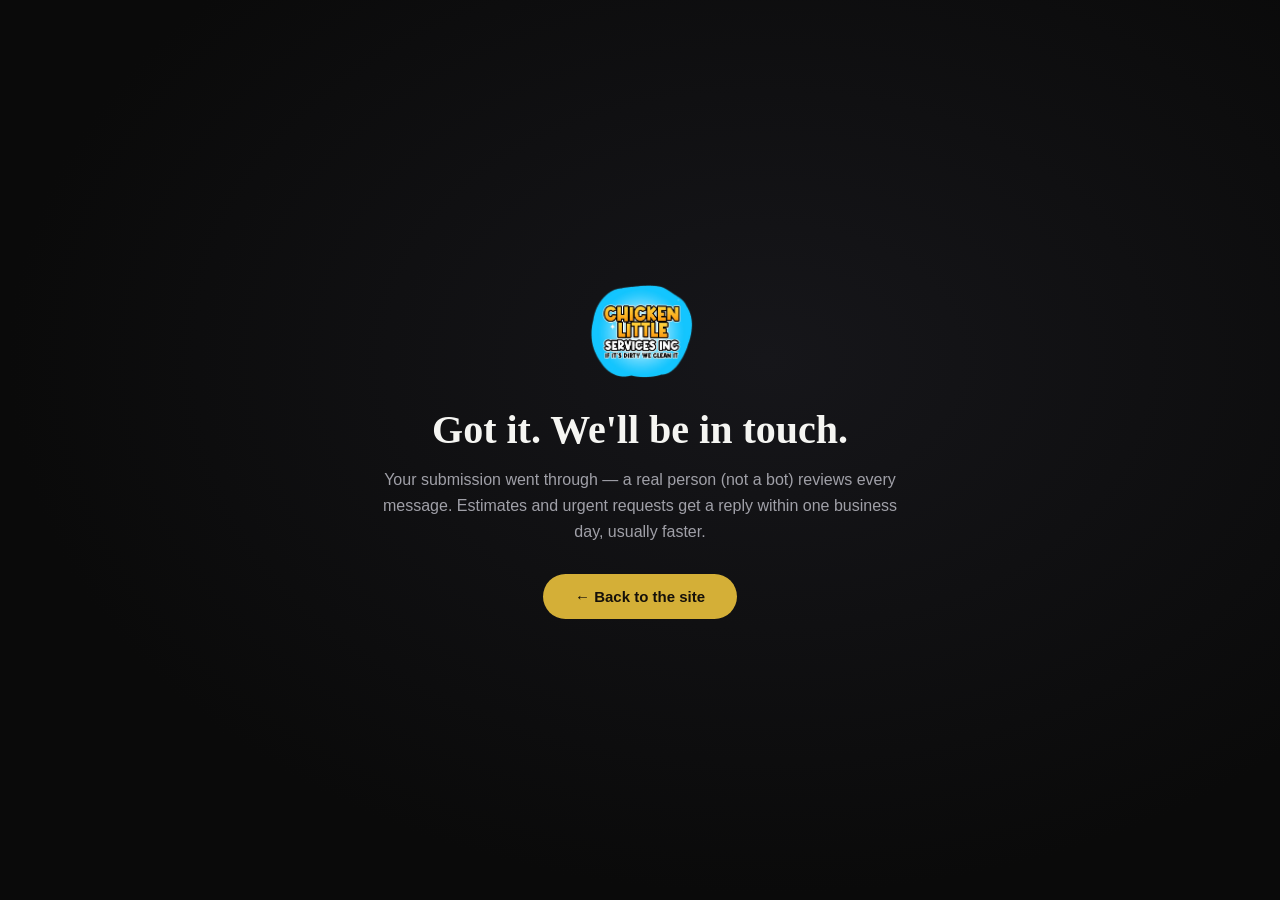
<file: thanks.html>
<!DOCTYPE html>
<html lang="en">
<head>
  <meta charset="UTF-8">
  <meta name="viewport" content="width=device-width, initial-scale=1.0">
  <meta name="robots" content="noindex">
  <title>Thank You — Chicken Little Services Inc.</title>
  <link rel="icon" href="images/logo-trans.png">
  <style>
    * { margin: 0; padding: 0; box-sizing: border-box; }
    body {
      min-height: 100vh;
      display: flex; align-items: center; justify-content: center;
      background: radial-gradient(ellipse at 60% 40%, #16161a 0%, #0a0a0a 70%);
      color: #f5f5f2;
      font-family: Georgia, 'Times New Roman', serif;
      text-align: center;
      padding: 24px;
    }
    .card { max-width: 520px; }
    .card img { width: 110px; margin-bottom: 24px; }
    h1 { font-size: 40px; margin-bottom: 14px; }
    p { color: #a0a0a8; font-family: Arial, Helvetica, sans-serif; font-size: 16px; line-height: 1.6; margin-bottom: 30px; }
    a.btn {
      display: inline-block; padding: 14px 32px; border-radius: 100px;
      background: #d4af37; color: #15100a; text-decoration: none;
      font-family: Arial, Helvetica, sans-serif; font-weight: 700; font-size: 15px;
    }
  </style>
</head>
<body>
  <div class="card">
    <img src="images/logo-trans.png" alt="Chicken Little Services Inc">
    <h1>Got it. We'll be in touch.</h1>
    <p>Your submission went through — a real person (not a bot) reviews every message. Estimates and urgent requests get a reply within one business day, usually faster.</p>
    <a class="btn" href="/">&larr; Back to the site</a>
  </div>
</body>
</html>
</file>
<file: styles.css>
/* ============================================
   CHICKEN LITTLE INC. — Premium Stylesheet
   Dark luxury · graphite · gold · glassmorphism
   ============================================ */

*, *::before, *::after { box-sizing: border-box; }
html { scroll-behavior: smooth; -webkit-text-size-adjust: 100%; }
body {
  margin: 0;
  background: #0a0a0a;
  color: #e9e9ea;
  font-family: 'Inter', system-ui, -apple-system, Segoe UI, Roboto, sans-serif;
  font-weight: 400;
  line-height: 1.55;
  overflow-x: hidden;
  letter-spacing: -0.005em;
  -webkit-font-smoothing: antialiased;
  -moz-osx-font-smoothing: grayscale;
}
img { max-width: 100%; display: block; }
a { color: inherit; text-decoration: none; }
button { font: inherit; cursor: pointer; }

:root {
  --black: #0a0a0a;
  --jet: #111113;
  --graphite: #17171a;
  --char: #1d1d22;
  --line: rgba(255,255,255,0.08);
  --line-strong: rgba(255,255,255,0.16);
  --white: #f7f7f8;
  --gray: #a0a0a8;
  --gray-2: #6b6b75;
  --gold: #d4af37;
  --gold-soft: #e6c558;
  --gold-deep: #b08c1a;
  --emergency: #ff2e3b;
  --maxw: 1320px;
  --pad: clamp(20px, 4vw, 56px);
}

/* ============ TYPOGRAPHY ============ */
.h2, h2 {
  font-family: 'Playfair Display', serif;
  font-weight: 500;
  font-size: clamp(34px, 4.6vw, 64px);
  line-height: 1.05;
  letter-spacing: -0.02em;
  color: var(--white);
  margin: 0 0 16px;
}
h3 { font-family: 'Inter', sans-serif; font-weight: 600; color: var(--white); }
h4, h5 { font-family: 'Inter', sans-serif; font-weight: 600; color: var(--white); margin: 0; }
.h-mega {
  font-family: 'Playfair Display', serif;
  font-weight: 500;
  font-size: clamp(48px, 8vw, 120px);
  line-height: 1;
  letter-spacing: -0.03em;
  color: var(--white);
  margin: 0 0 20px;
}
.eyebrow {
  display: inline-block;
  font-size: 12px;
  font-weight: 600;
  letter-spacing: 0.22em;
  text-transform: uppercase;
  color: var(--gold);
  margin-bottom: 18px;
  padding-bottom: 8px;
  position: relative;
}
.eyebrow::after {
  content: "";
  position: absolute;
  left: 0; bottom: 0;
  width: 28px; height: 1px;
  background: var(--gold);
}
.gold-text { color: var(--gold); }
.sub { color: var(--gray); font-size: 17px; max-width: 660px; }
.lead { font-size: 18px; color: #d1d1d6; line-height: 1.65; }
.micro { font-size: 12px; color: var(--gray-2); margin: 0; }
.section-head { text-align: center; max-width: 760px; margin: 0 auto 56px; padding: 0 var(--pad); }
.section-head .sub { margin: 0 auto; }
.section-head .eyebrow { display: inline-block; }

/* ============ BUTTONS ============ */
.btn {
  display: inline-flex; align-items: center; justify-content: center; gap: 10px;
  padding: 14px 24px;
  border-radius: 100px;
  font-weight: 600;
  font-size: 14px;
  letter-spacing: 0.02em;
  border: 1px solid transparent;
  transition: transform .35s cubic-bezier(.16,1,.3,1), background .25s, color .25s, border-color .25s, box-shadow .25s;
  white-space: nowrap;
}
.btn svg { width: 16px; height: 16px; }
.btn:hover { transform: translateY(-2px); }
.btn-gold {
  background: var(--gold);
  color: #1a1208;
  border-color: var(--gold);
  box-shadow: 0 10px 30px -8px rgba(212,175,55,.4);
}
.btn-gold:hover { background: var(--gold-soft); box-shadow: 0 14px 40px -8px rgba(212,175,55,.6); }
.btn-gold-sm { background: var(--gold); color: #1a1208; padding: 10px 18px; font-size: 13px; border-radius: 100px; }
.btn-gold-sm:hover { background: var(--gold-soft); }
.btn-gold-lg {
  background: linear-gradient(180deg, var(--gold) 0%, var(--gold-deep) 100%);
  color: #15100a;
  padding: 18px 32px;
  font-size: 15px;
  box-shadow: 0 16px 40px -10px rgba(212,175,55,.45), inset 0 1px 0 rgba(255,255,255,.4);
}
.btn-gold-lg:hover { box-shadow: 0 20px 50px -10px rgba(212,175,55,.65), inset 0 1px 0 rgba(255,255,255,.5); }
.btn-emergency {
  background: rgba(255,46,59,0.1);
  color: #ff5b66;
  border-color: rgba(255,46,59,0.5);
  backdrop-filter: blur(10px);
}
.btn-emergency:hover { background: rgba(255,46,59,0.18); border-color: rgba(255,46,59,0.8); }
.btn-lg { padding: 18px 32px; font-size: 15px; }
.btn-ghost {
  background: rgba(255,255,255,0.04);
  color: var(--white);
  border: 1px solid var(--line-strong);
  backdrop-filter: blur(10px);
}
.btn-ghost:hover { background: rgba(255,255,255,0.08); border-color: var(--gold); color: var(--gold); }
.btn-ghost-sm {
  display: inline-flex; align-items: center; gap: 6px;
  padding: 10px 16px; border-radius: 100px;
  background: transparent; border: 1px solid var(--line-strong); color: var(--white);
  font-size: 13px; font-weight: 500;
  transition: all .3s;
}
.btn-ghost-sm:hover { border-color: var(--gold); color: var(--gold); transform: translateY(-2px); }

.pulse-dot {
  display: inline-block;
  width: 8px; height: 8px;
  background: var(--emergency);
  border-radius: 50%;
  position: relative;
  box-shadow: 0 0 0 0 rgba(255,46,59,0.7);
  animation: pulse 1.6s ease-out infinite;
}
@keyframes pulse {
  0% { box-shadow: 0 0 0 0 rgba(255,46,59,0.7); }
  70% { box-shadow: 0 0 0 12px rgba(255,46,59,0); }
  100% { box-shadow: 0 0 0 0 rgba(255,46,59,0); }
}

/* ============ GLASS ============ */
.glass {
  background: rgba(255,255,255,0.04);
  backdrop-filter: blur(20px) saturate(1.4);
  -webkit-backdrop-filter: blur(20px) saturate(1.4);
  border: 1px solid var(--line);
  border-radius: 20px;
}

/* ============ LOADER ============ */
.loader {
  position: fixed; inset: 0;
  background: #050505;
  display: grid; place-items: center;
  z-index: 9999;
  transition: opacity .8s ease, visibility .8s;
}
.loader.hidden { opacity: 0; visibility: hidden; pointer-events: none; }
.loader-inner { text-align: center; }
.loader-logo {
  display: flex; align-items: center; justify-content: center; gap: 14px;
  margin-bottom: 28px;
}
.loader-mark {
  width: 56px; height: 56px;
  border-radius: 14px;
  background: linear-gradient(135deg, var(--gold) 0%, var(--gold-deep) 100%);
  display: grid; place-items: center;
  font-family: 'Playfair Display', serif;
  font-weight: 700; font-size: 22px;
  color: #15100a;
  box-shadow: 0 10px 30px -8px rgba(212,175,55,.5);
  animation: markIn .8s cubic-bezier(.16,1,.3,1) both;
}
.loader-name {
  font-size: 13px; letter-spacing: 0.35em; font-weight: 600; color: var(--white);
  animation: fadeIn .8s .2s both;
}
.loader-bar {
  width: 260px; height: 2px;
  background: rgba(255,255,255,0.08);
  margin: 0 auto 20px;
  overflow: hidden;
}
.loader-bar span {
  display: block; height: 100%; width: 30%;
  background: var(--gold);
  animation: load 1.6s cubic-bezier(.4,0,.2,1) infinite;
}
.loader-tag { font-size: 12px; color: var(--gray-2); letter-spacing: .15em; text-transform: uppercase; }
@keyframes markIn { from { opacity: 0; transform: scale(.6) rotate(-12deg); } to { opacity: 1; transform: none; } }
@keyframes fadeIn { from { opacity: 0; transform: translateY(8px); } to { opacity: 1; transform: none; } }
@keyframes load {
  0% { transform: translateX(-100%); }
  100% { transform: translateX(450%); }
}

/* ============ NAV ============ */
.nav {
  position: fixed; top: 0; left: 0; right: 0;
  z-index: 100;
  display: flex; align-items: center; justify-content: space-between;
  padding: 18px var(--pad);
  background: rgba(10,10,10,0.0);
  backdrop-filter: blur(0px);
  transition: background .3s, backdrop-filter .3s, padding .3s, border-color .3s;
  border-bottom: 1px solid transparent;
}
.nav.scrolled {
  background: rgba(10,10,10,0.72);
  backdrop-filter: blur(20px) saturate(1.4);
  -webkit-backdrop-filter: blur(20px) saturate(1.4);
  border-bottom-color: var(--line);
  padding: 12px var(--pad);
}
.nav-logo { display: flex; align-items: center; gap: 12px; }
.logo-img { height: 76px; width: auto; display: block; filter: drop-shadow(0 4px 12px rgba(0,0,0,.5)); }
.logo-img-footer { height: 90px; }
@media (max-width: 640px) { .logo-img { height: 58px; } }
.logo-mark {
  width: 42px; height: 42px;
  border-radius: 11px;
  background: linear-gradient(135deg, var(--gold) 0%, var(--gold-deep) 100%);
  display: grid; place-items: center;
  font-family: 'Playfair Display', serif;
  font-weight: 700; font-size: 17px;
  color: #15100a;
  box-shadow: 0 6px 18px -6px rgba(212,175,55,.5);
}
.logo-text { display: flex; flex-direction: column; line-height: 1; }
.logo-text strong { font-size: 13px; font-weight: 700; letter-spacing: .14em; color: var(--white); }
.logo-text em { font-size: 10px; font-style: normal; font-weight: 600; letter-spacing: .3em; color: var(--gold); margin-top: 3px; }

.nav-links { display: flex; gap: 32px; }
.nav-links a {
  font-size: 13px; font-weight: 500;
  color: rgba(255,255,255,0.75);
  letter-spacing: 0.02em;
  position: relative;
  transition: color .25s;
}
.nav-links a::after {
  content: ""; position: absolute; left: 0; bottom: -6px;
  width: 0; height: 1px; background: var(--gold);
  transition: width .3s;
}
.nav-links a:hover { color: var(--white); }
.nav-links a:hover::after { width: 100%; }

.nav-actions { display: flex; align-items: center; gap: 16px; }
.nav-phone {
  display: inline-flex; align-items: center; gap: 8px;
  font-size: 12px; font-weight: 600;
  color: rgba(255,255,255,0.8);
  letter-spacing: 0.1em;
}
.nav-phone .dot {
  width: 7px; height: 7px; background: var(--emergency); border-radius: 50%;
  box-shadow: 0 0 0 0 rgba(255,46,59,0.7);
  animation: pulse 1.6s ease-out infinite;
}
.nav-toggle {
  display: none;
  width: 40px; height: 40px;
  background: rgba(255,255,255,0.04);
  border: 1px solid var(--line-strong);
  border-radius: 10px;
  align-items: center; justify-content: center;
  flex-direction: column; gap: 4px;
}
.nav-toggle span {
  display: block; width: 18px; height: 1.5px; background: var(--white);
  transition: transform .3s, opacity .3s;
}
.nav-toggle.open span:nth-child(1) { transform: translateY(5.5px) rotate(45deg); }
.nav-toggle.open span:nth-child(2) { opacity: 0; }
.nav-toggle.open span:nth-child(3) { transform: translateY(-5.5px) rotate(-45deg); }

.mobile-menu {
  position: fixed; top: 0; left: 0; right: 0;
  background: rgba(10,10,10,0.96);
  backdrop-filter: blur(30px);
  padding: 100px var(--pad) 40px;
  display: flex; flex-direction: column; gap: 20px;
  transform: translateY(-100%);
  transition: transform .5s cubic-bezier(.16,1,.3,1);
  z-index: 90;
  border-bottom: 1px solid var(--line);
}
.mobile-menu.open { transform: translateY(0); }
.mobile-menu a {
  font-size: 18px; color: var(--white); font-weight: 500;
  padding: 12px 0; border-bottom: 1px solid var(--line);
}
.mobile-menu .btn { justify-content: center; margin-top: 8px; border-bottom: 0; }

/* ============ HERO ============ */
.hero {
  position: relative;
  min-height: 100vh;
  display: flex; align-items: center;
  padding: 140px var(--pad) 80px;
  overflow: hidden;
}
.hero-bg { position: absolute; inset: 0; }
.hero-slide {
  position: absolute; inset: 0;
  background-size: cover;
  background-position: center;
  opacity: 0;
  transform: scale(1.08);
  transition: opacity 1.6s ease, transform 9s ease-out;
}
.hero-slide.active { opacity: 1; transform: scale(1); }
.hero-veil {
  position: absolute; inset: 0;
  background:
    radial-gradient(ellipse at 30% 20%, rgba(10,10,10,0.55) 0%, transparent 65%),
    linear-gradient(180deg, rgba(10,10,10,0.6) 0%, rgba(10,10,10,0.85) 60%, rgba(10,10,10,0.97) 100%),
    linear-gradient(90deg, rgba(10,10,10,0.7) 0%, rgba(10,10,10,0.2) 60%, rgba(10,10,10,0.7) 100%);
}
.hero-grain {
  position: absolute; inset: 0;
  background-image: url("data:image/svg+xml,%3Csvg viewBox='0 0 200 200' xmlns='http://www.w3.org/2000/svg'%3E%3Cfilter id='n'%3E%3CfeTurbulence type='fractalNoise' baseFrequency='0.85' numOctaves='2' stitchTiles='stitch'/%3E%3CfeColorMatrix values='0 0 0 0 1 0 0 0 0 1 0 0 0 0 1 0 0 0 0.07 0'/%3E%3C/filter%3E%3Crect width='100%25' height='100%25' filter='url(%23n)'/%3E%3C/svg%3E");
  opacity: .6;
  mix-blend-mode: overlay;
  pointer-events: none;
}
.hero-content { position: relative; z-index: 2; max-width: 1100px; width: 100%; margin: 0 auto; }

.hero-badges { display: flex; flex-wrap: wrap; gap: 10px; margin-bottom: 36px; }
.badge {
  display: inline-flex; align-items: center; gap: 8px;
  padding: 8px 14px;
  border-radius: 100px;
  background: rgba(255,255,255,0.05);
  backdrop-filter: blur(14px);
  border: 1px solid var(--line);
  font-size: 12px; font-weight: 500;
  color: rgba(255,255,255,0.85);
  letter-spacing: .04em;
}
.badge svg { width: 14px; height: 14px; color: var(--gold); }

.hero-title {
  font-family: 'Playfair Display', serif;
  font-weight: 500;
  font-size: clamp(56px, 9vw, 144px);
  line-height: 0.95;
  letter-spacing: -0.035em;
  color: var(--white);
  margin: 0 0 28px;
}
.hero-title .line { display: block; overflow: hidden; }
.hero-title .line > span {
  display: block;
  transform: translateY(110%);
  transition: transform 1s cubic-bezier(.16,1,.3,1);
}
.hero-title.in .line > span { transform: translateY(0); }
.hero-title .line:nth-child(2) > span { transition-delay: .1s; }
.hero-title .line:nth-child(3) > span { transition-delay: .2s; }
.hero-title .gold > span {
  background: linear-gradient(90deg, #e6c558 0%, #d4af37 50%, #b08c1a 100%);
  -webkit-background-clip: text; background-clip: text;
  -webkit-text-fill-color: transparent;
  font-style: italic;
}

.hero-sub {
  font-size: clamp(16px, 1.5vw, 19px);
  color: #c9c9d1;
  max-width: 640px;
  line-height: 1.65;
  margin: 0 0 40px;
}
.hero-cta { display: flex; flex-wrap: wrap; gap: 14px; margin-bottom: 60px; }

.hero-meta {
  display: grid; grid-template-columns: repeat(4, 1fr);
  gap: 24px;
  padding-top: 36px;
  border-top: 1px solid var(--line);
  max-width: 720px;
}
.hero-meta div { display: flex; flex-direction: column; gap: 4px; }
.hero-meta strong {
  font-family: 'Playfair Display', serif;
  font-size: clamp(22px, 3vw, 36px);
  font-weight: 500;
  color: var(--white);
  letter-spacing: -0.02em;
}
.hero-meta span { font-size: 11px; letter-spacing: .12em; color: var(--gray); text-transform: uppercase; }

.hero-scroll {
  position: absolute; bottom: 28px; left: 50%; transform: translateX(-50%);
  display: flex; flex-direction: column; align-items: center; gap: 8px;
  font-size: 10px; letter-spacing: .3em; color: var(--gray-2); text-transform: uppercase;
  z-index: 2;
}
.hero-scroll-line {
  width: 1px; height: 40px;
  background: linear-gradient(180deg, var(--gold) 0%, transparent 100%);
  animation: scrollLine 2s ease-in-out infinite;
}
@keyframes scrollLine {
  0% { transform: scaleY(0); transform-origin: top; }
  50% { transform: scaleY(1); transform-origin: top; }
  51% { transform: scaleY(1); transform-origin: bottom; }
  100% { transform: scaleY(0); transform-origin: bottom; }
}

/* ============ TRUST BAR ============ */
.trust {
  background: var(--jet);
  padding: 28px 0;
  border-top: 1px solid var(--line);
  border-bottom: 1px solid var(--line);
  overflow: hidden;
  position: relative;
}
.trust::before, .trust::after {
  content: ""; position: absolute; top: 0; bottom: 0; width: 100px; z-index: 2; pointer-events: none;
}
.trust::before { left: 0; background: linear-gradient(90deg, var(--jet), transparent); }
.trust::after { right: 0; background: linear-gradient(-90deg, var(--jet), transparent); }
.trust-marquee { overflow: hidden; }
.trust-track {
  display: flex; gap: 60px;
  animation: marquee 38s linear infinite;
  width: max-content;
}
.trust-item {
  display: inline-flex; align-items: center; gap: 12px;
  font-size: 13px; font-weight: 500; letter-spacing: .08em; text-transform: uppercase;
  color: rgba(255,255,255,0.7);
  white-space: nowrap;
}
.trust-item svg { width: 22px; height: 22px; color: var(--gold); }
@keyframes marquee {
  from { transform: translateX(0); }
  to { transform: translateX(-50%); }
}

/* ============ ABOUT ============ */
.about { padding: 120px var(--pad); max-width: var(--maxw); margin: 0 auto; }
.about-grid {
  display: grid;
  grid-template-columns: 1.05fr 1fr;
  gap: 80px;
  align-items: center;
}
.about-pillars {
  margin-top: 36px;
  display: grid;
  grid-template-columns: repeat(3, 1fr);
  gap: 16px;
}
.pillar {
  padding: 22px 20px;
  border: 1px solid var(--line);
  border-radius: 16px;
  background: rgba(255,255,255,0.015);
  display: flex;
  flex-direction: column;
  gap: 8px;
  align-items: flex-start;
  transition: border-color .25s ease, transform .25s ease;
}
.pillar:hover { border-color: var(--gold); transform: translateY(-3px); }
.pillar .num {
  font-family: 'Playfair Display', serif;
  font-size: 26px;
  color: var(--gold);
  letter-spacing: -0.02em;
  line-height: 1;
}
.pillar h4 { font-size: 17px; margin-bottom: 2px; }
.pillar p { margin: 0; color: var(--gray); font-size: 14px; line-height: 1.55; }
@media (max-width: 600px) {
  .about-pillars { grid-template-columns: 1fr; }
}

.about-visual { position: relative; }
.about-image {
  border-radius: 24px;
  overflow: hidden;
  position: relative;
  aspect-ratio: 4/5;
  box-shadow: 0 40px 80px -20px rgba(0,0,0,.7);
}
.about-image img {
  width: 100%; height: 100%; object-fit: cover;
  transition: transform 1.2s cubic-bezier(.16,1,.3,1);
}
.about-visual:hover .about-image img { transform: scale(1.06); }
.about-image::after {
  content: ""; position: absolute; inset: 0;
  background: linear-gradient(180deg, transparent 50%, rgba(10,10,10,0.55) 100%);
}
.about-card {
  position: absolute; bottom: -28px; left: -28px;
  padding: 24px 28px;
  max-width: 260px;
  display: flex; flex-direction: column; gap: 6px;
}
.about-card .kpi {
  font-family: 'Playfair Display', serif;
  font-size: 40px;
  color: var(--gold);
  line-height: 1;
}
.about-card span:not(.kpi) { font-size: 13px; color: var(--gray); }

.about-card-2 {
  position: absolute; top: 32px; right: -24px;
  padding: 18px 22px;
  display: flex; align-items: center; gap: 12px;
  max-width: 240px;
}
.about-card-2 svg { width: 24px; height: 24px; color: var(--gold); flex-shrink: 0; }
.about-card-2 span { font-size: 13px; color: var(--white); font-weight: 500; }

/* ============ SERVICES ============ */
.services { padding: 120px var(--pad); max-width: var(--maxw); margin: 0 auto; }
.services-grid {
  display: grid;
  grid-template-columns: repeat(3, 1fr);
  gap: 24px;
}
.svc-card {
  position: relative;
  padding: 36px;
  border-radius: 22px;
  background: linear-gradient(180deg, rgba(255,255,255,0.04) 0%, rgba(255,255,255,0.015) 100%);
  border: 1px solid var(--line);
  overflow: hidden;
  transition: transform .5s cubic-bezier(.16,1,.3,1), border-color .3s;
  isolation: isolate;
}
.svc-card:hover { transform: translateY(-6px); border-color: rgba(212,175,55,0.35); }
.svc-glow {
  position: absolute; inset: -50% -20%;
  background: radial-gradient(circle at var(--mx, 50%) var(--my, 0%), rgba(212,175,55,0.18), transparent 60%);
  opacity: 0;
  transition: opacity .4s;
  pointer-events: none;
  z-index: -1;
}
.svc-card:hover .svc-glow { opacity: 1; }
.svc-num {
  font-family: 'Playfair Display', serif;
  font-size: 13px;
  color: var(--gold);
  letter-spacing: .2em;
  margin-bottom: 28px;
}
.svc-icon {
  width: 56px; height: 56px;
  border-radius: 14px;
  background: rgba(212,175,55,0.08);
  border: 1px solid rgba(212,175,55,0.2);
  display: grid; place-items: center;
  margin-bottom: 24px;
  transition: transform .5s cubic-bezier(.16,1,.3,1), background .3s;
}
.svc-card:hover .svc-icon { transform: rotate(-6deg) scale(1.08); background: rgba(212,175,55,0.15); }
.svc-icon svg { width: 26px; height: 26px; color: var(--gold); }
.svc-card h3 { font-size: 22px; margin-bottom: 18px; letter-spacing: -0.01em; }
.svc-card ul { list-style: none; padding: 0; margin: 0 0 24px; display: flex; flex-direction: column; gap: 10px; }
.svc-card ul li {
  font-size: 14px; color: var(--gray);
  padding-left: 18px; position: relative;
}
.svc-card ul li::before {
  content: ""; position: absolute; left: 0; top: 9px;
  width: 6px; height: 1px; background: var(--gold);
}
.svc-more {
  display: inline-flex; align-items: center; gap: 8px;
  font-size: 13px; font-weight: 600;
  color: var(--white);
  letter-spacing: .04em;
  transition: color .3s, gap .3s;
}
.svc-more span { transition: transform .3s; color: var(--gold); }
.svc-more:hover { color: var(--gold); gap: 12px; }
.svc-more:hover span { transform: translateX(4px); }

.svc-cta {
  background: linear-gradient(135deg, rgba(212,175,55,0.1) 0%, rgba(212,175,55,0.02) 100%);
  border: 1px solid rgba(212,175,55,0.3);
  display: flex; flex-direction: column; justify-content: center;
}
.svc-cta h3 { font-size: 24px; }
.svc-cta p { color: var(--gray); margin: 0 0 24px; font-size: 15px; }

/* ============ SHOWCASE ============ */
.showcase { padding: 120px var(--pad); max-width: 1400px; margin: 0 auto; }
.showcase-tabs {
  display: flex; flex-wrap: wrap; justify-content: center; gap: 8px;
  margin-bottom: 40px;
}
.show-tab {
  padding: 12px 22px;
  border-radius: 100px;
  background: rgba(255,255,255,0.03);
  border: 1px solid var(--line);
  color: var(--gray);
  font-size: 13px; font-weight: 500;
  letter-spacing: 0.02em;
  transition: all .3s;
}
.show-tab.active, .show-tab:hover {
  background: var(--gold);
  color: #15100a;
  border-color: var(--gold);
}
.ba-stage { position: relative; }
.ba-wrap { display: none; }
.ba-wrap.active { display: block; animation: fadeUp .6s ease both; }
@keyframes fadeUp { from { opacity: 0; transform: translateY(20px); } to { opacity: 1; transform: none; } }

.ba {
  position: relative;
  width: 100%;
  aspect-ratio: 16/9;
  max-height: 70vh;
  overflow: hidden;
  border-radius: 22px;
  box-shadow: 0 40px 80px -20px rgba(0,0,0,.6);
  user-select: none;
  cursor: ew-resize;
}
.ba-img { position: absolute; inset: 0; }
.ba-img img { width: 100%; height: 100%; object-fit: cover; }
.ba-video { cursor: default; }
.ba-video video { width: 100%; height: 100%; object-fit: cover; display: block; }
.ba-img.before {
  clip-path: inset(0 calc(100% - var(--clip, 50%)) 0 0);
  z-index: 2;
}
.ba-handle {
  position: absolute; top: 0; bottom: 0;
  left: var(--pos, 50%);
  width: 2px;
  background: var(--gold);
  transform: translateX(-50%);
  z-index: 3;
  pointer-events: none;
}
.ba-handle .ba-line { display: block; width: 100%; height: 100%; }
.ba-handle .ba-knob {
  position: absolute; top: 50%; left: 50%; transform: translate(-50%, -50%);
  width: 56px; height: 56px;
  border-radius: 50%;
  background: var(--gold);
  display: grid; place-items: center;
  color: #15100a;
  box-shadow: 0 8px 24px rgba(0,0,0,.4);
  pointer-events: auto;
  cursor: ew-resize;
}
.ba-handle .ba-knob svg { width: 20px; height: 20px; }
.ba-label {
  position: absolute; top: 20px;
  padding: 6px 14px;
  border-radius: 100px;
  background: rgba(0,0,0,0.7);
  backdrop-filter: blur(10px);
  font-size: 10px; font-weight: 700; letter-spacing: .2em; color: var(--white);
  z-index: 4;
}
.before-label { left: 20px; }
.after-label { right: 20px; background: var(--gold); color: #15100a; }
.ba-caption {
  text-align: center; margin-top: 28px;
  max-width: 700px; margin-left: auto; margin-right: auto;
}
.ba-caption h4 { font-size: 20px; margin-bottom: 6px; }
.ba-caption p { color: var(--gray); margin: 0; font-size: 15px; }

.gallery-title {
  margin: 56px 0 18px;
  font-family: 'Playfair Display', serif;
  font-weight: 500;
  font-size: 24px;
  color: var(--white);
  text-align: center;
}
.gallery-strip {
  margin-top: 16px;
  display: grid; grid-template-columns: repeat(auto-fill, minmax(150px, 1fr));
  gap: 10px;
}
.gx {
  background: transparent; border: none; padding: 0;
  aspect-ratio: 1;
  border-radius: 10px;
  overflow: hidden;
  position: relative;
  cursor: pointer;
  transition: transform .4s;
}
.gx img { width: 100%; height: 100%; object-fit: cover; transition: transform .6s, filter .3s; filter: grayscale(0.4) brightness(0.9); }
.gx:hover { transform: translateY(-4px); }
.gx:hover img { transform: scale(1.1); filter: grayscale(0) brightness(1); }

/* ============ INDUSTRIES ============ */
.industries { padding: 120px var(--pad); max-width: var(--maxw); margin: 0 auto; }
.ind-grid {
  display: grid;
  grid-template-columns: repeat(4, 1fr);
  gap: 16px;
}
.ind-card {
  padding: 36px 28px;
  border-radius: 20px;
  background: var(--graphite);
  border: 1px solid var(--line);
  transition: transform .5s cubic-bezier(.16,1,.3,1), background .3s, border-color .3s;
  position: relative;
  overflow: hidden;
}
.ind-card::before {
  content: ""; position: absolute; top: 0; left: 0; right: 0; height: 1px;
  background: linear-gradient(90deg, transparent, var(--gold), transparent);
  opacity: 0;
  transition: opacity .4s;
}
.ind-card:hover { transform: translateY(-6px); background: #1f1f24; border-color: rgba(212,175,55,0.3); }
.ind-card:hover::before { opacity: 1; }
.ind-card svg { width: 36px; height: 36px; color: var(--gold); margin-bottom: 20px; }
.ind-card h4 { font-size: 18px; margin-bottom: 10px; letter-spacing: -0.01em; }
.ind-card p { color: var(--gray); font-size: 14px; line-height: 1.6; margin: 0; }
.ind-feature {
  background: linear-gradient(135deg, rgba(212,175,55,0.12) 0%, rgba(212,175,55,0.02) 100%);
  border-color: rgba(212,175,55,0.4);
  display: flex; flex-direction: column; justify-content: center;
}
.ind-feature h4 { font-size: 20px; }
.ind-feature p { color: rgba(255,255,255,0.75); margin-bottom: 16px; }

/* ============ WHY ============ */
.why { padding: 120px var(--pad); max-width: var(--maxw); margin: 0 auto; }
.why-grid {
  display: grid; grid-template-columns: 1fr 1fr;
  gap: 24px;
}
.why-col {
  padding: 44px;
  border-radius: 24px;
  background: linear-gradient(180deg, rgba(212,175,55,0.08) 0%, rgba(212,175,55,0.02) 100%);
  border: 1px solid rgba(212,175,55,0.3);
}
.why-col--alt {
  background: rgba(255,255,255,0.02);
  border: 1px solid var(--line);
}
.why-col h4 {
  font-size: 22px;
  margin-bottom: 24px;
  padding-bottom: 18px;
  border-bottom: 1px solid var(--line);
  letter-spacing: -0.01em;
}
.why-col--alt h4 { color: var(--gray); }
.check-list, .x-list { list-style: none; padding: 0; margin: 0; display: flex; flex-direction: column; gap: 14px; }
.check-list li, .x-list li {
  padding-left: 32px; position: relative;
  font-size: 15px; color: rgba(255,255,255,0.85); line-height: 1.55;
}
.check-list li::before {
  content: "✓"; position: absolute; left: 0; top: 0;
  width: 22px; height: 22px;
  background: var(--gold); color: #15100a;
  border-radius: 50%;
  display: grid; place-items: center;
  font-size: 12px; font-weight: 800;
}
.x-list li { color: var(--gray); }
.x-list li::before {
  content: "×"; position: absolute; left: 0; top: 0;
  width: 22px; height: 22px;
  background: rgba(255,46,59,0.15); color: #ff6b75;
  border-radius: 50%;
  display: grid; place-items: center;
  font-size: 16px; font-weight: 600;
}

/* ============ PROCESS ============ */
.process { padding: 120px var(--pad); max-width: var(--maxw); margin: 0 auto; }
.timeline {
  list-style: none;
  padding: 0; margin: 0;
  position: relative;
  display: flex; flex-direction: column; gap: 60px;
}
.t-rail {
  position: absolute; left: 39px; top: 30px; bottom: 30px;
  width: 1px;
  background: linear-gradient(180deg, rgba(212,175,55,0.6) 0%, rgba(212,175,55,0.1) 100%);
}
.t-step {
  display: grid;
  grid-template-columns: 80px 1fr;
  gap: 36px;
  align-items: start;
  position: relative;
}
.t-num {
  width: 80px; height: 80px;
  border-radius: 50%;
  background: var(--graphite);
  border: 1px solid rgba(212,175,55,0.3);
  display: grid; place-items: center;
  font-family: 'Playfair Display', serif;
  font-size: 24px;
  color: var(--gold);
  position: relative;
  z-index: 2;
  transition: transform .5s, box-shadow .3s;
}
.t-step:hover .t-num { transform: scale(1.08); box-shadow: 0 0 0 8px rgba(212,175,55,0.08); }
.t-body { padding-top: 18px; max-width: 640px; }
.t-body h4 { font-size: 22px; margin-bottom: 8px; letter-spacing: -0.01em; }
.t-body p { color: var(--gray); font-size: 16px; line-height: 1.6; margin: 0; }

/* ============ TESTIMONIALS ============ */
.testimonials { padding: 120px var(--pad) 80px; max-width: 1400px; margin: 0 auto; overflow: hidden; }
.tt-track {
  display: flex; gap: 24px;
  padding: 0 var(--pad) 20px;
  scroll-snap-type: x mandatory;
  overflow-x: auto;
  scroll-behavior: smooth;
  scrollbar-width: none;
}
.tt-track::-webkit-scrollbar { display: none; }
.tt-card {
  flex: 0 0 460px;
  padding: 36px;
  border-radius: 22px;
  background: linear-gradient(180deg, rgba(255,255,255,0.04) 0%, rgba(255,255,255,0.01) 100%);
  border: 1px solid var(--line);
  scroll-snap-align: start;
  transition: transform .3s, border-color .3s;
}
.tt-card:hover { transform: translateY(-4px); border-color: rgba(212,175,55,0.3); }
.stars { color: var(--gold); font-size: 18px; letter-spacing: 2px; margin-bottom: 18px; }
.tt-card p {
  font-family: 'Playfair Display', serif;
  font-size: 19px;
  font-style: italic;
  line-height: 1.5;
  color: var(--white);
  margin: 0 0 24px;
}
.tt-card footer { display: flex; flex-direction: column; gap: 4px; }
.tt-card footer strong { font-size: 14px; color: var(--white); font-weight: 600; }
.tt-card footer span { font-size: 12px; color: var(--gray); letter-spacing: .04em; }

.tt-controls {
  display: flex; justify-content: center; gap: 10px; margin-top: 40px;
}
.tt-btn {
  width: 50px; height: 50px;
  border-radius: 50%;
  background: rgba(255,255,255,0.04);
  border: 1px solid var(--line-strong);
  color: var(--white);
  font-size: 20px;
  transition: all .3s;
}
.tt-btn:hover { background: var(--gold); color: #15100a; border-color: var(--gold); }

/* ============ INSTA ============ */
.insta { padding: 120px var(--pad); max-width: var(--maxw); margin: 0 auto; }
.insta-grid {
  display: grid;
  grid-template-columns: repeat(6, 1fr);
  gap: 8px;
}
.ig {
  position: relative;
  aspect-ratio: 1;
  overflow: hidden;
  border-radius: 12px;
}
.ig img {
  width: 100%; height: 100%; object-fit: cover;
  transition: transform .8s cubic-bezier(.16,1,.3,1);
}
.ig:hover img { transform: scale(1.1); }
.ig-veil {
  position: absolute; inset: 0;
  background: linear-gradient(135deg, rgba(212,175,55,0.7) 0%, rgba(178,140,40,0.7) 100%);
  display: grid; place-items: center;
  opacity: 0; transition: opacity .35s;
  color: #fff;
}
.ig-veil svg { width: 36px; height: 36px; }
.ig:hover .ig-veil { opacity: 1; }

/* ============ SERVICE AREA ============ */
.service-area { padding: 120px var(--pad); max-width: var(--maxw); margin: 0 auto; }
.sa-grid {
  display: grid; grid-template-columns: 1.1fr 1fr;
  gap: 60px;
  align-items: center;
}
.sa-map {
  position: relative;
  padding: 30px;
  background: linear-gradient(180deg, rgba(255,255,255,0.03) 0%, transparent 100%);
  border: 1px solid var(--line);
  border-radius: 24px;
}
.map-svg { width: 100%; height: auto; display: block; }
.county circle:first-child { animation: countyPulse 3s ease-in-out infinite; }
.county:nth-child(2) circle:first-child { animation-delay: .5s; }
.county:nth-child(3) circle:first-child { animation-delay: 1s; }
.county:nth-child(4) circle:first-child { animation-delay: 1.5s; }
@keyframes countyPulse {
  0%, 100% { transform: scale(1); opacity: .8; transform-origin: center; }
  50% { transform: scale(1.15); opacity: 1; }
}

.sa-list { list-style: none; padding: 0; margin: 0; display: flex; flex-direction: column; gap: 20px; }
.sa-list li {
  display: grid; grid-template-columns: 50px 1fr;
  gap: 20px; align-items: start;
  padding: 22px;
  border-radius: 16px;
  background: rgba(255,255,255,0.02);
  border: 1px solid var(--line);
  transition: background .3s, border-color .3s, transform .3s;
}
.sa-list li:hover { background: rgba(212,175,55,0.05); border-color: rgba(212,175,55,0.3); transform: translateX(6px); }
.sa-list li span {
  font-family: 'Playfair Display', serif;
  font-size: 22px;
  color: var(--gold);
}
.sa-list h4 { font-size: 17px; margin-bottom: 4px; }
.sa-list p { font-size: 14px; color: var(--gray); line-height: 1.55; margin: 0; }

/* ============ ESTIMATE ============ */
.estimate { padding: 120px var(--pad); max-width: 980px; margin: 0 auto; }
.est-form {
  padding: 44px;
  display: flex; flex-direction: column; gap: 22px;
}
.est-row { display: grid; grid-template-columns: 1fr 1fr; gap: 22px; }
.est-form label, .careers-form label { display: flex; flex-direction: column; gap: 8px; }
.est-form label > span:first-child,
.careers-form label > span:first-child {
  font-size: 11px;
  letter-spacing: .18em;
  text-transform: uppercase;
  color: var(--gray);
  font-weight: 600;
}
.est-form input,
.est-form select,
.est-form textarea,
.careers-form input,
.careers-form select,
.careers-form textarea {
  width: 100%;
  padding: 14px 18px;
  background: rgba(255,255,255,0.03);
  border: 1px solid var(--line);
  border-radius: 12px;
  color: var(--white);
  font: inherit; font-size: 15px;
  transition: border-color .3s, background .3s;
}
.est-form input:focus,
.est-form select:focus,
.est-form textarea:focus,
.careers-form input:focus,
.careers-form select:focus,
.careers-form textarea:focus {
  outline: none;
  border-color: var(--gold);
  background: rgba(212,175,55,0.04);
}
.est-form textarea, .careers-form textarea { resize: vertical; min-height: 120px; }
.est-form select, .careers-form select { appearance: none; -webkit-appearance: none; background-image: url("data:image/svg+xml,%3Csvg viewBox='0 0 24 24' fill='none' stroke='%23a0a0a8' stroke-width='2' xmlns='http://www.w3.org/2000/svg'%3E%3Cpath d='M6 9l6 6 6-6'/%3E%3C/svg%3E"); background-repeat: no-repeat; background-position: right 14px center; background-size: 16px; padding-right: 40px; }
.est-form option, .careers-form option { background: var(--char); color: var(--white); }

.chips { display: flex; flex-wrap: wrap; gap: 8px; }
.chips input[type="checkbox"] { position: absolute; opacity: 0; pointer-events: none; }
.chips label {
  padding: 10px 18px;
  border-radius: 100px;
  background: rgba(255,255,255,0.04);
  border: 1px solid var(--line);
  font-size: 13px; font-weight: 500; color: var(--white);
  cursor: pointer;
  transition: all .25s;
}
.chips input[type="checkbox"]:checked + label {
  background: var(--gold); color: #15100a; border-color: var(--gold);
}

.upload { gap: 8px !important; }
.upload input[type="file"] { display: none; }
.upload-cta {
  border: 1.5px dashed var(--line-strong);
  border-radius: 16px;
  padding: 32px;
  text-align: center;
  cursor: pointer;
  transition: border-color .3s, background .3s;
  display: flex; flex-direction: column; align-items: center; gap: 8px;
}
.upload:hover .upload-cta, .upload-cta.drag { border-color: var(--gold); background: rgba(212,175,55,0.04); }
.upload-cta svg { width: 28px; height: 28px; color: var(--gold); }
.upload-cta span { font-size: 14px; font-weight: 500; color: var(--white); }
.upload-cta small { font-size: 12px; color: var(--gray); }

.est-actions { grid-template-columns: auto 1fr; align-items: center; gap: 20px; }
.est-actions .btn { justify-self: start; }

/* ============ PMP ============ */
.pmp {
  padding: 120px var(--pad);
  max-width: var(--maxw);
  margin: 0 auto;
}
.pmp-grid {
  display: grid; grid-template-columns: 1fr 1fr;
  gap: 80px; align-items: center;
}
.pmp-list { margin: 32px 0; display: flex; flex-direction: column; gap: 18px; }
.pmp-list > div {
  display: grid; grid-template-columns: 30px 1fr;
  gap: 16px; align-items: start;
}
.pmp-list svg {
  width: 22px; height: 22px;
  padding: 4px;
  background: rgba(212,175,55,0.15);
  border-radius: 50%;
  color: var(--gold);
  margin-top: 2px;
}
.pmp-list h5 { font-size: 16px; margin-bottom: 4px; }
.pmp-list p { margin: 0; color: var(--gray); font-size: 14px; line-height: 1.55; }

.pmp-visual {
  position: relative;
  aspect-ratio: 4/5;
  border-radius: 24px;
  overflow: hidden;
}
.pmp-visual img { width: 100%; height: 100%; object-fit: cover; }
.pmp-stat, .pmp-stat-2 {
  position: absolute;
  padding: 20px 24px;
  display: flex; flex-direction: column; gap: 4px;
}
.pmp-stat { bottom: 28px; left: 28px; }
.pmp-stat-2 { top: 28px; right: 28px; }
.pmp-stat strong, .pmp-stat-2 strong {
  font-family: 'Playfair Display', serif;
  font-size: 30px; color: var(--gold); line-height: 1;
}
.pmp-stat span, .pmp-stat-2 span { font-size: 12px; color: var(--gray); }

/* ============ EMERGENCY ============ */
.emergency {
  position: relative;
  padding: 140px var(--pad);
  overflow: hidden;
  text-align: center;
}
.emergency {
  background:
    radial-gradient(ellipse at center, rgba(212,175,55,0.10) 0%, transparent 60%),
    linear-gradient(180deg, #0d0d0f 0%, #141417 100%);
}
.emergency-bg {
  position: absolute; inset: 0;
  background-repeat: no-repeat;
  background-position: center;
  background-size: contain;
  opacity: 0.22;
}
.emergency-veil {
  position: absolute; inset: 0;
  background:
    radial-gradient(ellipse at center, transparent 0%, rgba(10,10,10,0.35) 75%),
    linear-gradient(180deg, rgba(10,10,10,0.45), rgba(10,10,10,0.6));
}
.emergency-content { position: relative; z-index: 2; max-width: 900px; margin: 0 auto; }
.emergency .h-mega { margin-bottom: 18px; }
.emergency .lead { color: rgba(255,255,255,0.85); margin: 0 auto 40px; max-width: 600px; }
.emergency .hero-cta { justify-content: center; }

/* ============ CONTACT ============ */
.contact { padding: 120px var(--pad); max-width: var(--maxw); margin: 0 auto; }
.contact-grid {
  display: grid; grid-template-columns: .8fr 1.2fr;
  gap: 32px; align-items: start;
}
.contact-info {
  padding: 40px;
  display: flex; flex-direction: column; gap: 24px;
}
.contact-info h4 { font-size: 22px; margin-bottom: 4px; letter-spacing: -0.01em; }
.ci {
  display: grid; grid-template-columns: 44px 1fr;
  gap: 18px; align-items: start;
  padding: 16px 0;
  border-top: 1px solid var(--line);
  transition: padding-left .3s;
}
.ci:hover { padding-left: 6px; }
.ci svg {
  width: 22px; height: 22px;
  padding: 10px;
  background: rgba(212,175,55,0.1);
  border-radius: 12px;
  color: var(--gold);
  box-sizing: content-box;
}
.ci strong { display: block; font-size: 15px; color: var(--white); margin-bottom: 2px; }
.ci span { font-size: 13px; color: var(--gray); }

.contact-social { display: flex; gap: 10px; margin-top: 12px; padding-top: 24px; border-top: 1px solid var(--line); }
.contact-social a {
  width: 42px; height: 42px;
  display: grid; place-items: center;
  border-radius: 12px;
  background: rgba(255,255,255,0.04);
  border: 1px solid var(--line-strong);
  color: var(--white);
  transition: all .3s;
}
.contact-social a:hover { background: var(--gold); border-color: var(--gold); color: #15100a; transform: translateY(-3px); }
.contact-social svg { width: 18px; height: 18px; }

.contact-form { padding: 40px; display: flex; flex-direction: column; gap: 22px; }
.contact-form label { display: flex; flex-direction: column; gap: 8px; }
.contact-form label > span:first-child {
  font-size: 11px; letter-spacing: .18em; text-transform: uppercase;
  color: var(--gray); font-weight: 600;
}
.contact-form input, .contact-form select, .contact-form textarea {
  width: 100%; padding: 14px 18px;
  background: rgba(255,255,255,0.03);
  border: 1px solid var(--line);
  border-radius: 12px;
  color: var(--white); font: inherit; font-size: 15px;
  transition: border-color .3s, background .3s;
}
.contact-form input:focus, .contact-form select:focus, .contact-form textarea:focus {
  outline: none; border-color: var(--gold); background: rgba(212,175,55,0.04);
}
.contact-form textarea { resize: vertical; min-height: 100px; }
.contact-form select {
  appearance: none; -webkit-appearance: none;
  background-image: url("data:image/svg+xml,%3Csvg viewBox='0 0 24 24' fill='none' stroke='%23a0a0a8' stroke-width='2' xmlns='http://www.w3.org/2000/svg'%3E%3Cpath d='M6 9l6 6 6-6'/%3E%3C/svg%3E");
  background-repeat: no-repeat; background-position: right 14px center; background-size: 16px; padding-right: 40px;
}
.contact-form option { background: var(--char); color: var(--white); }

/* ============ FOOTER ============ */
.footer {
  background: var(--jet);
  border-top: 1px solid var(--line);
  padding: 80px var(--pad) 32px;
  margin-top: 60px;
}
.footer-grid {
  max-width: var(--maxw); margin: 0 auto;
  display: grid; grid-template-columns: 1.4fr repeat(4, 1fr); gap: 48px 32px;
}
.f-brand p { color: var(--gray); font-size: 14px; line-height: 1.65; margin: 24px 0; max-width: 380px; }
.f-social { display: flex; gap: 10px; }
.f-social a {
  width: 40px; height: 40px;
  display: grid; place-items: center;
  border-radius: 10px;
  background: rgba(255,255,255,0.04);
  border: 1px solid var(--line-strong);
  color: var(--white);
  transition: all .3s;
}
.f-social a:hover { background: var(--gold); border-color: var(--gold); color: #15100a; }
.f-social svg { width: 18px; height: 18px; }
.f-col h5 {
  font-size: 12px; letter-spacing: .2em; text-transform: uppercase;
  color: var(--gold); margin-bottom: 22px; font-weight: 600;
}
.f-col { display: flex; flex-direction: column; gap: 12px; }
.f-col a, .f-col span {
  font-size: 14px; color: var(--gray);
  transition: color .25s;
}
.f-col a:hover { color: var(--white); }
.footer-bottom {
  max-width: var(--maxw); margin: 60px auto 0;
  padding-top: 28px; border-top: 1px solid var(--line);
  display: flex; flex-wrap: wrap; justify-content: space-between; gap: 16px;
  font-size: 12px; color: var(--gray-2);
}
.footer-bottom a { color: var(--gray); transition: color .25s; }
.footer-bottom a:hover { color: var(--gold); }

/* ============ FLOATING BUTTONS ============ */
.float-call {
  position: fixed; bottom: 24px; left: 24px;
  width: 60px; height: 60px;
  border-radius: 50%;
  background: var(--emergency);
  color: #fff;
  display: grid; place-items: center;
  box-shadow: 0 12px 30px -8px rgba(255,46,59,0.6);
  z-index: 80;
  transition: transform .3s;
}
.float-call:hover { transform: scale(1.08); }
.float-call svg { width: 22px; height: 22px; }
.float-call .pulse-ring {
  position: absolute; inset: -6px;
  border-radius: 50%;
  border: 2px solid var(--emergency);
  animation: ring 1.8s ease-out infinite;
}
@keyframes ring {
  0% { transform: scale(0.95); opacity: 1; }
  100% { transform: scale(1.4); opacity: 0; }
}

.float-quote {
  position: fixed; bottom: 24px; right: 24px;
  padding: 14px 22px 14px 18px;
  border-radius: 100px;
  background: var(--gold);
  color: #15100a;
  display: inline-flex; align-items: center; gap: 10px;
  font-weight: 700; font-size: 14px;
  box-shadow: 0 12px 30px -8px rgba(212,175,55,0.55);
  z-index: 80;
  transition: transform .3s, box-shadow .3s;
}
.float-quote:hover { transform: translateY(-3px); box-shadow: 0 18px 40px -8px rgba(212,175,55,0.75); }
.float-quote svg { width: 18px; height: 18px; }

/* ============ LIGHTBOX ============ */
.lightbox {
  position: fixed; inset: 0;
  background: rgba(5,5,5,0.95);
  backdrop-filter: blur(20px);
  z-index: 1000;
  display: none;
  place-items: center;
  padding: 40px;
}
.lightbox.open { display: grid; }
.lightbox img { max-width: 95vw; max-height: 90vh; border-radius: 12px; }
.lb-close, .lb-arrow {
  position: absolute;
  background: rgba(255,255,255,0.08);
  border: 1px solid var(--line-strong);
  color: var(--white);
  width: 50px; height: 50px;
  border-radius: 50%;
  display: grid; place-items: center;
  font-size: 24px;
  transition: all .3s;
}
.lb-close { top: 24px; right: 24px; }
.lb-close:hover { background: var(--emergency); border-color: var(--emergency); }
.lb-arrow { top: 50%; transform: translateY(-50%); }
.lb-arrow:hover { background: var(--gold); border-color: var(--gold); color: #15100a; }
.lb-prev { left: 24px; }
.lb-next { right: 24px; }

/* ============ REVEAL ============ */
.reveal {
  opacity: 0;
  transform: translateY(36px);
  transition: opacity 1s cubic-bezier(.16,1,.3,1), transform 1s cubic-bezier(.16,1,.3,1);
}
.reveal.in { opacity: 1; transform: translateY(0); }

/* ============ RESPONSIVE ============ */
@media (max-width: 1100px) {
  .services-grid { grid-template-columns: repeat(2, 1fr); }
  .ind-grid { grid-template-columns: repeat(2, 1fr); }
  .insta-grid { grid-template-columns: repeat(4, 1fr); }
  .gallery-strip { grid-template-columns: repeat(4, 1fr); }
  .footer-grid { grid-template-columns: 1fr 1fr 1fr; }
  .f-brand { grid-column: 1 / -1; }
}

@media (max-width: 900px) {
  .nav-links { display: none; }
  .nav-toggle { display: flex; }
  .nav-phone { display: none; }
  .about-grid, .pmp-grid, .sa-grid, .why-grid, .contact-grid { grid-template-columns: 1fr; gap: 60px; }
  .about-card { left: 20px; bottom: -20px; }
  .about-card-2 { right: 20px; top: 20px; }
  .hero-meta { grid-template-columns: repeat(2, 1fr); gap: 18px; }
  .timeline { gap: 32px; }
  .t-step { grid-template-columns: 60px 1fr; gap: 24px; }
  .t-num { width: 60px; height: 60px; font-size: 18px; }
  .t-rail { left: 29px; }
}

@media (max-width: 640px) {
  :root { --pad: 20px; }
  .nav { padding: 14px var(--pad); }
  .nav.scrolled { padding: 10px var(--pad); }
  .logo-text strong { font-size: 11px; }
  .logo-text em { font-size: 9px; }
  .nav-actions .btn-gold-sm { padding: 8px 14px; font-size: 12px; }

  .hero { padding: 120px var(--pad) 60px; min-height: auto; }
  .hero-title { font-size: clamp(44px, 13vw, 80px); }
  .hero-meta { grid-template-columns: repeat(2, 1fr); }
  .hero-sub { font-size: 15px; }
  .hero-cta { flex-direction: column; align-items: stretch; }
  .hero-cta .btn { width: 100%; }

  .services, .industries, .about, .why, .process, .testimonials, .insta, .service-area, .estimate, .pmp, .contact, .showcase { padding: 80px var(--pad); }
  .services-grid, .ind-grid { grid-template-columns: 1fr; }
  .insta-grid { grid-template-columns: repeat(3, 1fr); }
  .gallery-strip { grid-template-columns: repeat(3, 1fr); }
  .est-row { grid-template-columns: 1fr; }
  .est-actions { grid-template-columns: 1fr; }
  .est-form, .contact-info, .contact-form { padding: 28px; }
  .why-col { padding: 32px 24px; }
  .footer-grid { grid-template-columns: 1fr 1fr; }
  .f-brand { grid-column: 1 / -1; }
  .tt-card { flex: 0 0 80vw; padding: 28px; }
  .tt-card p { font-size: 17px; }
  .ba-handle .ba-knob { width: 44px; height: 44px; }
  .float-quote span { display: none; }
  .float-quote { width: 56px; height: 56px; padding: 0; justify-content: center; border-radius: 50%; }
  .pmp-stat strong, .pmp-stat-2 strong { font-size: 22px; }
}

@media (max-width: 420px) {
  .hero-meta { grid-template-columns: 1fr 1fr; }
  .hero-meta strong { font-size: 22px; }
  .h-mega { font-size: clamp(42px, 11vw, 64px); }
}

/* Reduced motion */
@media (prefers-reduced-motion: reduce) {
  *, *::before, *::after {
    animation-duration: 0.01ms !important;
    animation-iteration-count: 1 !important;
    transition-duration: 0.01ms !important;
    scroll-behavior: auto !important;
  }
}

/* ============ AI CHAT WIDGET ============ */
.chat-fab {
  position: fixed; right: 24px; bottom: 24px; z-index: 90;
  display: inline-flex; align-items: center; gap: 9px;
  padding: 13px 20px 13px 16px;
  border: none; border-radius: 100px;
  background: linear-gradient(135deg, var(--gold) 0%, var(--gold-deep) 100%);
  color: #1a1208; font-weight: 700; font-size: 14px;
  box-shadow: 0 14px 36px -8px rgba(212,175,55,.6);
  transition: transform .25s cubic-bezier(.16,1,.3,1), box-shadow .25s ease;
}
.chat-fab:hover { transform: translateY(-3px); box-shadow: 0 18px 44px -8px rgba(212,175,55,.75); }
.chat-fab svg { width: 20px; height: 20px; }
.chat-fab.hidden { transform: scale(.6); opacity: 0; pointer-events: none; }
@media (max-width: 640px) { .chat-fab-label { display: none; } .chat-fab { padding: 14px; } }

.chat-panel {
  position: fixed; right: 24px; bottom: 24px; z-index: 95;
  width: 380px; max-width: calc(100vw - 32px);
  height: 560px; max-height: calc(100vh - 48px);
  display: flex; flex-direction: column;
  background: var(--graphite);
  border: 1px solid var(--line-strong);
  border-radius: 22px; overflow: hidden;
  box-shadow: 0 40px 90px -20px rgba(0,0,0,.85);
  opacity: 0; transform: translateY(24px) scale(.96);
  pointer-events: none; transition: opacity .3s ease, transform .3s cubic-bezier(.16,1,.3,1);
}
.chat-panel.open { opacity: 1; transform: translateY(0) scale(1); pointer-events: auto; }
@media (max-width: 640px) {
  .chat-panel { right: 8px; bottom: 8px; height: calc(100vh - 16px); width: calc(100vw - 16px); }
}

.chat-head {
  display: flex; align-items: center; gap: 12px;
  padding: 16px 18px; border-bottom: 1px solid var(--line);
  background: linear-gradient(180deg, rgba(212,175,55,.08), transparent);
}
.chat-avatar {
  width: 40px; height: 40px; flex: none; border-radius: 11px;
  display: grid; place-items: center;
  background: linear-gradient(135deg, var(--gold) 0%, var(--gold-deep) 100%);
  color: #1a1208; font-family: 'Playfair Display', serif; font-weight: 700; font-size: 16px;
}
.chat-head-text { display: flex; flex-direction: column; line-height: 1.3; }
.chat-head-text strong { font-size: 15px; color: var(--white); }
.chat-head-text span { font-size: 12px; color: var(--gray); display: flex; align-items: center; gap: 6px; }
.chat-dot { width: 7px; height: 7px; border-radius: 50%; background: #39d98a; box-shadow: 0 0 0 3px rgba(57,217,138,.2); }
.chat-x { margin-left: auto; background: none; border: none; color: var(--gray); font-size: 26px; line-height: 1; padding: 0 4px; transition: color .2s; }
.chat-x:hover { color: var(--white); }

.chat-body {
  flex: 1; overflow-y: auto; padding: 18px;
  display: flex; flex-direction: column; gap: 12px;
  scrollbar-width: thin; scrollbar-color: var(--line-strong) transparent;
}
.chat-body::-webkit-scrollbar { width: 6px; }
.chat-body::-webkit-scrollbar-thumb { background: var(--line-strong); border-radius: 3px; }
.chat-msg {
  max-width: 84%; padding: 11px 15px; font-size: 14px; line-height: 1.5;
  border-radius: 16px; animation: chatIn .3s cubic-bezier(.16,1,.3,1);
}
@keyframes chatIn { from { opacity: 0; transform: translateY(8px); } to { opacity: 1; transform: translateY(0); } }
.chat-msg.bot { align-self: flex-start; background: var(--char); color: #e9e9ea; border-bottom-left-radius: 5px; }
.chat-msg.me { align-self: flex-end; background: linear-gradient(135deg, var(--gold) 0%, var(--gold-deep) 100%); color: #1a1208; font-weight: 500; border-bottom-right-radius: 5px; }
.chat-msg a { color: var(--gold); text-decoration: underline; }
.chat-msg.me a { color: #1a1208; }
.chat-typing { align-self: flex-start; display: inline-flex; gap: 4px; padding: 13px 16px; background: var(--char); border-radius: 16px; border-bottom-left-radius: 5px; }
.chat-typing span { width: 7px; height: 7px; border-radius: 50%; background: var(--gray); animation: chatBlink 1.2s infinite; }
.chat-typing span:nth-child(2) { animation-delay: .2s; }
.chat-typing span:nth-child(3) { animation-delay: .4s; }
@keyframes chatBlink { 0%,60%,100% { opacity: .25; } 30% { opacity: 1; } }

.chat-chips { display: flex; flex-wrap: wrap; gap: 8px; padding: 0 18px 10px; }
.chat-chips button {
  background: transparent; border: 1px solid var(--line-strong); color: var(--white);
  padding: 8px 13px; border-radius: 100px; font-size: 12.5px; transition: all .2s;
}
.chat-chips button:hover { border-color: var(--gold); color: var(--gold); transform: translateY(-1px); }

.chat-input { display: flex; gap: 9px; padding: 12px; border-top: 1px solid var(--line); background: var(--jet); }
.chat-input input {
  flex: 1; background: var(--char); border: 1px solid var(--line); color: var(--white);
  padding: 12px 14px; border-radius: 12px; font-size: 14px; outline: none; transition: border-color .2s;
}
.chat-input input:focus { border-color: var(--gold); }
.chat-input button {
  flex: none; width: 44px; border: none; border-radius: 12px;
  background: linear-gradient(135deg, var(--gold) 0%, var(--gold-deep) 100%);
  color: #1a1208; display: grid; place-items: center; transition: transform .2s;
}
.chat-input button:hover { transform: scale(1.06); }
.chat-input button svg { width: 19px; height: 19px; }

/* nudge floating buttons up so they don't sit under the chat fab */
.float-call { bottom: 96px !important; }
.float-quote { bottom: 156px !important; }
@media (max-width: 640px) { .float-quote span { display: none; } }

/* ============ CAREERS ============ */
.careers { padding: 120px var(--pad); max-width: var(--maxw); margin: 0 auto; }
.careers-form { max-width: 820px; margin: 0 auto; padding: 40px; display: flex; flex-direction: column; gap: 20px; border-radius: 24px; }
.form-divider { margin-top: 14px; padding-top: 26px; border-top: 1px solid var(--line); display: flex; flex-direction: column; gap: 6px; }
@media (max-width: 640px) { .careers { padding: 80px var(--pad); } .careers-form { padding: 28px; } }

/* ============ HERO VIDEO BACKGROUND ============ */
.hero-video {
  position: absolute;
  inset: 0;
  width: 100%;
  height: 100%;
  object-fit: cover;
  object-position: center;
  z-index: 0;
  pointer-events: none;
}
.hero { background: radial-gradient(ellipse at 60% 40%, #16161a 0%, #0a0a0a 70%); }
.hero-logo-bg {
  position: absolute; inset: 0; z-index: 0;
  background-repeat: no-repeat;
  background-position: center;
  background-size: min(620px, 80%);
  opacity: 0.16;
  filter: saturate(1.1);
}
/* Dark cinematic overlay so hero text stays readable over the video */
.hero-veil {
  position: absolute; inset: 0; z-index: 1;
  background:
    linear-gradient(180deg, rgba(10,10,10,0.55) 0%, rgba(10,10,10,0.35) 40%, rgba(10,10,10,0.75) 100%),
    radial-gradient(120% 90% at 50% 30%, rgba(10,10,10,0.15) 0%, rgba(10,10,10,0.65) 100%);
}
.hero-content { position: relative; z-index: 2; }
.hero-scroll { position: relative; z-index: 2; }
</file>
